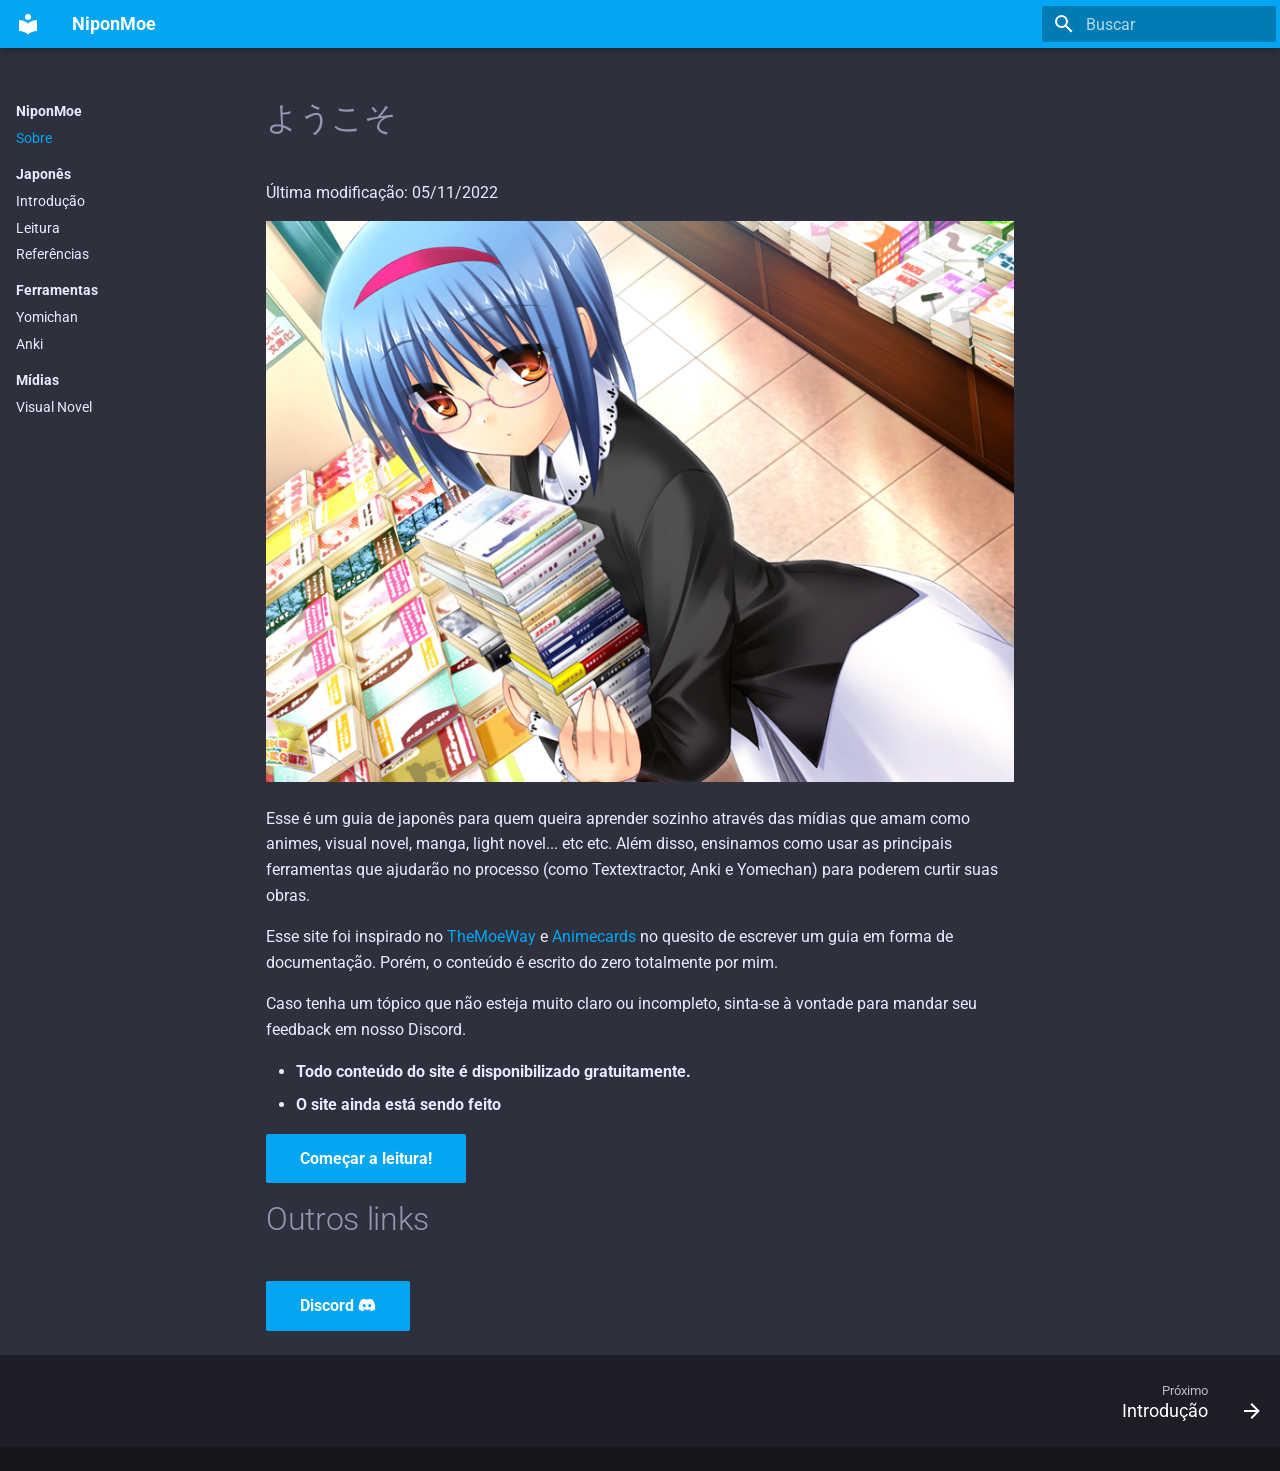
<file: index.html>
<!doctype html>
<html lang="pt" class="no-js">
  <head>
    
      <meta charset="utf-8">
      <meta name="viewport" content="width=device-width,initial-scale=1">
      
        <meta name="description" content="Um guia fácil de como aprender japonês com animes, visual novel e light novels.">
      
      
        <meta name="author" content="Rin chan">
      
      
      <link rel="icon" href="assets/images/favicon.png">
      <meta name="generator" content="mkdocs-1.4.2, mkdocs-material-8.5.8">
    
    
      
        <title>NiponMoe</title>
      
    
    
      <link rel="stylesheet" href="assets/stylesheets/main.20d9efc8.min.css">
      
        
        <link rel="stylesheet" href="assets/stylesheets/palette.815d1a91.min.css">
        
          
          
          <meta name="theme-color" content="#02a6f2">
        
      
      

    
    
    
      
        
        
        <link rel="preconnect" href="https://fonts.gstatic.com" crossorigin>
        <link rel="stylesheet" href="https://fonts.googleapis.com/css?family=Roboto:300,300i,400,400i,700,700i%7CRoboto+Mono:400,400i,700,700i&display=fallback">
        <style>:root{--md-text-font:"Roboto";--md-code-font:"Roboto Mono"}</style>
      
    
    
      <link rel="stylesheet" href="stylesheets/extra.css">
    
    <script>__md_scope=new URL(".",location),__md_hash=e=>[...e].reduce((e,_)=>(e<<5)-e+_.charCodeAt(0),0),__md_get=(e,_=localStorage,t=__md_scope)=>JSON.parse(_.getItem(t.pathname+"."+e)),__md_set=(e,_,t=localStorage,a=__md_scope)=>{try{t.setItem(a.pathname+"."+e,JSON.stringify(_))}catch(e){}}</script>
    
      
  


  
  


  <script id="__analytics">function __md_analytics(){function n(){dataLayer.push(arguments)}window.dataLayer=window.dataLayer||[],n("js",new Date),n("config","G-9ZRXQ4F0HW"),document.addEventListener("DOMContentLoaded",function(){document.forms.search&&document.forms.search.query.addEventListener("blur",function(){this.value&&n("event","search",{search_term:this.value})}),document$.subscribe(function(){var a=document.forms.feedback;if(void 0!==a)for(var e of a.querySelectorAll("[type=submit]"))e.addEventListener("click",function(e){e.preventDefault();var t=document.location.pathname,e=this.getAttribute("data-md-value");n("event","feedback",{page:t,data:e}),a.firstElementChild.disabled=!0;e=a.querySelector(".md-feedback__note [data-md-value='"+e+"']");e&&(e.hidden=!1)}),a.hidden=!1}),location$.subscribe(function(e){n("config","G-9ZRXQ4F0HW",{page_path:e.pathname})})});var e=document.createElement("script");e.async=!0,e.src="https://www.googletagmanager.com/gtag/js?id=G-9ZRXQ4F0HW",document.getElementById("__analytics").insertAdjacentElement("afterEnd",e)}</script>

  
    <script>"undefined"!=typeof __md_analytics&&__md_analytics()</script>
  

    
    
    
  </head>
  
  
    
    
    
    
    
    <body dir="ltr" data-md-color-scheme="slate" data-md-color-primary="light-blue" data-md-color-accent="">
  
    
    
    <input class="md-toggle" data-md-toggle="drawer" type="checkbox" id="__drawer" autocomplete="off">
    <input class="md-toggle" data-md-toggle="search" type="checkbox" id="__search" autocomplete="off">
    <label class="md-overlay" for="__drawer"></label>
    <div data-md-component="skip">
      
        
        <a href="#_1" class="md-skip">
          Pular para conteúdo
        </a>
      
    </div>
    <div data-md-component="announce">
      
    </div>
    
    
      

<header class="md-header" data-md-component="header">
  <nav class="md-header__inner md-grid" aria-label="Cabeçalho">
    <a href="." title="NiponMoe" class="md-header__button md-logo" aria-label="NiponMoe" data-md-component="logo">
      
  
  <svg xmlns="http://www.w3.org/2000/svg" viewBox="0 0 24 24"><path d="M12 8a3 3 0 0 0 3-3 3 3 0 0 0-3-3 3 3 0 0 0-3 3 3 3 0 0 0 3 3m0 3.54C9.64 9.35 6.5 8 3 8v11c3.5 0 6.64 1.35 9 3.54 2.36-2.19 5.5-3.54 9-3.54V8c-3.5 0-6.64 1.35-9 3.54Z"/></svg>

    </a>
    <label class="md-header__button md-icon" for="__drawer">
      <svg xmlns="http://www.w3.org/2000/svg" viewBox="0 0 24 24"><path d="M3 6h18v2H3V6m0 5h18v2H3v-2m0 5h18v2H3v-2Z"/></svg>
    </label>
    <div class="md-header__title" data-md-component="header-title">
      <div class="md-header__ellipsis">
        <div class="md-header__topic">
          <span class="md-ellipsis">
            NiponMoe
          </span>
        </div>
        <div class="md-header__topic" data-md-component="header-topic">
          <span class="md-ellipsis">
            
              Sobre
            
          </span>
        </div>
      </div>
    </div>
    
    
    
      <label class="md-header__button md-icon" for="__search">
        <svg xmlns="http://www.w3.org/2000/svg" viewBox="0 0 24 24"><path d="M9.5 3A6.5 6.5 0 0 1 16 9.5c0 1.61-.59 3.09-1.56 4.23l.27.27h.79l5 5-1.5 1.5-5-5v-.79l-.27-.27A6.516 6.516 0 0 1 9.5 16 6.5 6.5 0 0 1 3 9.5 6.5 6.5 0 0 1 9.5 3m0 2C7 5 5 7 5 9.5S7 14 9.5 14 14 12 14 9.5 12 5 9.5 5Z"/></svg>
      </label>
      <div class="md-search" data-md-component="search" role="dialog">
  <label class="md-search__overlay" for="__search"></label>
  <div class="md-search__inner" role="search">
    <form class="md-search__form" name="search">
      <input type="text" class="md-search__input" name="query" aria-label="Buscar" placeholder="Buscar" autocapitalize="off" autocorrect="off" autocomplete="off" spellcheck="false" data-md-component="search-query" required>
      <label class="md-search__icon md-icon" for="__search">
        <svg xmlns="http://www.w3.org/2000/svg" viewBox="0 0 24 24"><path d="M9.5 3A6.5 6.5 0 0 1 16 9.5c0 1.61-.59 3.09-1.56 4.23l.27.27h.79l5 5-1.5 1.5-5-5v-.79l-.27-.27A6.516 6.516 0 0 1 9.5 16 6.5 6.5 0 0 1 3 9.5 6.5 6.5 0 0 1 9.5 3m0 2C7 5 5 7 5 9.5S7 14 9.5 14 14 12 14 9.5 12 5 9.5 5Z"/></svg>
        <svg xmlns="http://www.w3.org/2000/svg" viewBox="0 0 24 24"><path d="M20 11v2H8l5.5 5.5-1.42 1.42L4.16 12l7.92-7.92L13.5 5.5 8 11h12Z"/></svg>
      </label>
      <nav class="md-search__options" aria-label="Pesquisar">
        
        <button type="reset" class="md-search__icon md-icon" title="Limpar" aria-label="Limpar" tabindex="-1">
          <svg xmlns="http://www.w3.org/2000/svg" viewBox="0 0 24 24"><path d="M19 6.41 17.59 5 12 10.59 6.41 5 5 6.41 10.59 12 5 17.59 6.41 19 12 13.41 17.59 19 19 17.59 13.41 12 19 6.41Z"/></svg>
        </button>
      </nav>
      
    </form>
    <div class="md-search__output">
      <div class="md-search__scrollwrap" data-md-scrollfix>
        <div class="md-search-result" data-md-component="search-result">
          <div class="md-search-result__meta">
            Inicializando busca
          </div>
          <ol class="md-search-result__list"></ol>
        </div>
      </div>
    </div>
  </div>
</div>
    
    
  </nav>
  
</header>
    
    <div class="md-container" data-md-component="container">
      
      
        
          
        
      
      <main class="md-main" data-md-component="main">
        <div class="md-main__inner md-grid">
          
            
              
              <div class="md-sidebar md-sidebar--primary" data-md-component="sidebar" data-md-type="navigation" >
                <div class="md-sidebar__scrollwrap">
                  <div class="md-sidebar__inner">
                    


<nav class="md-nav md-nav--primary" aria-label="Navegação" data-md-level="0">
  <label class="md-nav__title" for="__drawer">
    <a href="." title="NiponMoe" class="md-nav__button md-logo" aria-label="NiponMoe" data-md-component="logo">
      
  
  <svg xmlns="http://www.w3.org/2000/svg" viewBox="0 0 24 24"><path d="M12 8a3 3 0 0 0 3-3 3 3 0 0 0-3-3 3 3 0 0 0-3 3 3 3 0 0 0 3 3m0 3.54C9.64 9.35 6.5 8 3 8v11c3.5 0 6.64 1.35 9 3.54 2.36-2.19 5.5-3.54 9-3.54V8c-3.5 0-6.64 1.35-9 3.54Z"/></svg>

    </a>
    NiponMoe
  </label>
  
  <ul class="md-nav__list" data-md-scrollfix>
    
      
      
      

  
  
    
  
  
    <li class="md-nav__item md-nav__item--active">
      
      <input class="md-nav__toggle md-toggle" data-md-toggle="toc" type="checkbox" id="__toc">
      
      
        
      
      
      <a href="." class="md-nav__link md-nav__link--active">
        Sobre
      </a>
      
    </li>
  

    
      
      
      

  
  
  
    
      
    
    <li class="md-nav__item md-nav__item--section md-nav__item--nested">
      
      
        <input class="md-nav__toggle md-toggle" data-md-toggle="__nav_2" type="checkbox" id="__nav_2" >
      
      
      
      
        <label class="md-nav__link" for="__nav_2">
          Japonês
          <span class="md-nav__icon md-icon"></span>
        </label>
      
      <nav class="md-nav" aria-label="Japonês" data-md-level="1">
        <label class="md-nav__title" for="__nav_2">
          <span class="md-nav__icon md-icon"></span>
          Japonês
        </label>
        <ul class="md-nav__list" data-md-scrollfix>
          
            
              
  
  
  
    <li class="md-nav__item">
      <a href="intro/" class="md-nav__link">
        Introdução
      </a>
    </li>
  

            
          
            
              
  
  
  
    <li class="md-nav__item">
      <a href="leitura/" class="md-nav__link">
        Leitura
      </a>
    </li>
  

            
          
            
              
  
  
  
    <li class="md-nav__item">
      <a href="referencia/" class="md-nav__link">
        Referências
      </a>
    </li>
  

            
          
        </ul>
      </nav>
    </li>
  

    
      
      
      

  
  
  
    
      
    
    <li class="md-nav__item md-nav__item--section md-nav__item--nested">
      
      
        <input class="md-nav__toggle md-toggle" data-md-toggle="__nav_3" type="checkbox" id="__nav_3" >
      
      
      
      
        <label class="md-nav__link" for="__nav_3">
          Ferramentas
          <span class="md-nav__icon md-icon"></span>
        </label>
      
      <nav class="md-nav" aria-label="Ferramentas" data-md-level="1">
        <label class="md-nav__title" for="__nav_3">
          <span class="md-nav__icon md-icon"></span>
          Ferramentas
        </label>
        <ul class="md-nav__list" data-md-scrollfix>
          
            
              
  
  
  
    <li class="md-nav__item">
      <a href="yomichan/" class="md-nav__link">
        Yomichan
      </a>
    </li>
  

            
          
            
              
  
  
  
    <li class="md-nav__item">
      <a href="anki/" class="md-nav__link">
        Anki
      </a>
    </li>
  

            
          
        </ul>
      </nav>
    </li>
  

    
      
      
      

  
  
  
    
      
    
    <li class="md-nav__item md-nav__item--section md-nav__item--nested">
      
      
        <input class="md-nav__toggle md-toggle" data-md-toggle="__nav_4" type="checkbox" id="__nav_4" >
      
      
      
      
        <label class="md-nav__link" for="__nav_4">
          Mídias
          <span class="md-nav__icon md-icon"></span>
        </label>
      
      <nav class="md-nav" aria-label="Mídias" data-md-level="1">
        <label class="md-nav__title" for="__nav_4">
          <span class="md-nav__icon md-icon"></span>
          Mídias
        </label>
        <ul class="md-nav__list" data-md-scrollfix>
          
            
              
  
  
  
    <li class="md-nav__item">
      <a href="vn/" class="md-nav__link">
        Visual Novel
      </a>
    </li>
  

            
          
        </ul>
      </nav>
    </li>
  

    
  </ul>
</nav>
                  </div>
                </div>
              </div>
            
            
              
              <div class="md-sidebar md-sidebar--secondary" data-md-component="sidebar" data-md-type="toc" >
                <div class="md-sidebar__scrollwrap">
                  <div class="md-sidebar__inner">
                    

<nav class="md-nav md-nav--secondary" aria-label="Indice">
  
  
  
    
  
  
</nav>
                  </div>
                </div>
              </div>
            
          
          
            <div class="md-content" data-md-component="content">
              <article class="md-content__inner md-typeset">
                
                  


<h1 id="_1">ようこそ</h1>
<p>Última modificação: 05/11/2022</p>
<p><img alt="mio" src="imagens/mio.png" /></p>
<p>Esse é um guia de japonês para quem queira aprender sozinho através das mídias que amam como animes, visual novel, manga, light novel... etc etc. Além disso, ensinamos como usar as principais ferramentas que ajudarão no processo (como Textextractor, Anki e Yomechan) para poderem curtir suas obras.</p>
<p>Esse site foi inspirado no <a href="https://learnjapanese.moe/">TheMoeWay</a> e <a href="https://animecards.site/">Animecards</a> no quesito de escrever um guia em forma de documentação. Porém, o conteúdo é escrito do zero totalmente por mim.</p>
<p>Caso tenha um tópico que não esteja muito claro ou incompleto, sinta-se à vontade para mandar seu feedback em nosso Discord.</p>
<ul>
<li><strong>Todo conteúdo do site é disponibilizado gratuitamente.</strong></li>
<li><strong>O site ainda está sendo feito</strong></li>
</ul>
<p><a class="md-button md-button--primary" href="intro/">Começar a leitura!</a></p>
<h1 id="outros-links">Outros links</h1>
<p><a class="md-button md-button--primary" href="https://discord.gg/ppqMwPSQmm">Discord <span class="twemoji"><svg xmlns="http://www.w3.org/2000/svg" viewBox="0 0 640 512"><!--! Font Awesome Free 6.2.0 by @fontawesome - https://fontawesome.com License - https://fontawesome.com/license/free (Icons: CC BY 4.0, Fonts: SIL OFL 1.1, Code: MIT License) Copyright 2022 Fonticons, Inc.--><path d="M524.531 69.836a1.5 1.5 0 0 0-.764-.7A485.065 485.065 0 0 0 404.081 32.03a1.816 1.816 0 0 0-1.923.91 337.461 337.461 0 0 0-14.9 30.6 447.848 447.848 0 0 0-134.426 0 309.541 309.541 0 0 0-15.135-30.6 1.89 1.89 0 0 0-1.924-.91 483.689 483.689 0 0 0-119.688 37.107 1.712 1.712 0 0 0-.788.676C39.068 183.651 18.186 294.69 28.43 404.354a2.016 2.016 0 0 0 .765 1.375 487.666 487.666 0 0 0 146.825 74.189 1.9 1.9 0 0 0 2.063-.676A348.2 348.2 0 0 0 208.12 430.4a1.86 1.86 0 0 0-1.019-2.588 321.173 321.173 0 0 1-45.868-21.853 1.885 1.885 0 0 1-.185-3.126 251.047 251.047 0 0 0 9.109-7.137 1.819 1.819 0 0 1 1.9-.256c96.229 43.917 200.41 43.917 295.5 0a1.812 1.812 0 0 1 1.924.233 234.533 234.533 0 0 0 9.132 7.16 1.884 1.884 0 0 1-.162 3.126 301.407 301.407 0 0 1-45.89 21.83 1.875 1.875 0 0 0-1 2.611 391.055 391.055 0 0 0 30.014 48.815 1.864 1.864 0 0 0 2.063.7A486.048 486.048 0 0 0 610.7 405.729a1.882 1.882 0 0 0 .765-1.352c12.264-126.783-20.532-236.912-86.934-334.541ZM222.491 337.58c-28.972 0-52.844-26.587-52.844-59.239s23.409-59.241 52.844-59.241c29.665 0 53.306 26.82 52.843 59.239 0 32.654-23.41 59.241-52.843 59.241Zm195.38 0c-28.971 0-52.843-26.587-52.843-59.239s23.409-59.241 52.843-59.241c29.667 0 53.307 26.82 52.844 59.239 0 32.654-23.177 59.241-52.844 59.241Z"/></svg></span></a></p>


  




                
              </article>
            </div>
          
          
  <script>var tabs=__md_get("__tabs");if(Array.isArray(tabs))e:for(var set of document.querySelectorAll(".tabbed-set")){var tab,labels=set.querySelector(".tabbed-labels");for(tab of tabs)for(var label of labels.getElementsByTagName("label"))if(label.innerText.trim()===tab){var input=document.getElementById(label.htmlFor);input.checked=!0;continue e}}</script>

        </div>
        
      </main>
      
        <footer class="md-footer">
  
    
    <nav class="md-footer__inner md-grid" aria-label="Rodapé" >
      
      
        
        <a href="intro/" class="md-footer__link md-footer__link--next" aria-label="Próximo: Introdução" rel="next">
          <div class="md-footer__title">
            <div class="md-ellipsis">
              <span class="md-footer__direction">
                Próximo
              </span>
              Introdução
            </div>
          </div>
          <div class="md-footer__button md-icon">
            <svg xmlns="http://www.w3.org/2000/svg" viewBox="0 0 24 24"><path d="M4 11v2h12l-5.5 5.5 1.42 1.42L19.84 12l-7.92-7.92L10.5 5.5 16 11H4Z"/></svg>
          </div>
        </a>
      
    </nav>
  
  <div class="md-footer-meta md-typeset">
    <div class="md-footer-meta__inner md-grid">
      <div class="md-copyright">
  
  
</div>
      
    </div>
  </div>
</footer>
      
    </div>
    <div class="md-dialog" data-md-component="dialog">
      <div class="md-dialog__inner md-typeset"></div>
    </div>
    
    <script id="__config" type="application/json">{"base": ".", "features": ["navigation.sections", "content.tooltips", "content.tabs.link"], "search": "assets/javascripts/workers/search.16e2a7d4.min.js", "translations": {"clipboard.copied": "Copiado para \u00e1rea de Transfer\u00eancia", "clipboard.copy": "Copiar para \u00e1rea de Transfer\u00eancia", "search.config.lang": "pt", "search.config.pipeline": "trimmer, stopWordFilter", "search.config.separator": "[\\s\\-]+", "search.placeholder": "Buscar", "search.result.more.one": "1 more on this page", "search.result.more.other": "# more on this page", "search.result.none": "Nenhum documento encontrado", "search.result.one": "1 documento encontrado", "search.result.other": "# documentos encontrados", "search.result.placeholder": "Digite para iniciar a busca", "search.result.term.missing": "Perdido", "select.version.title": "Selecione a vers\u00e3o"}}</script>
    
    
      <script src="assets/javascripts/bundle.d6c3db9e.min.js"></script>
      
    
  </body>
</html>
</file>
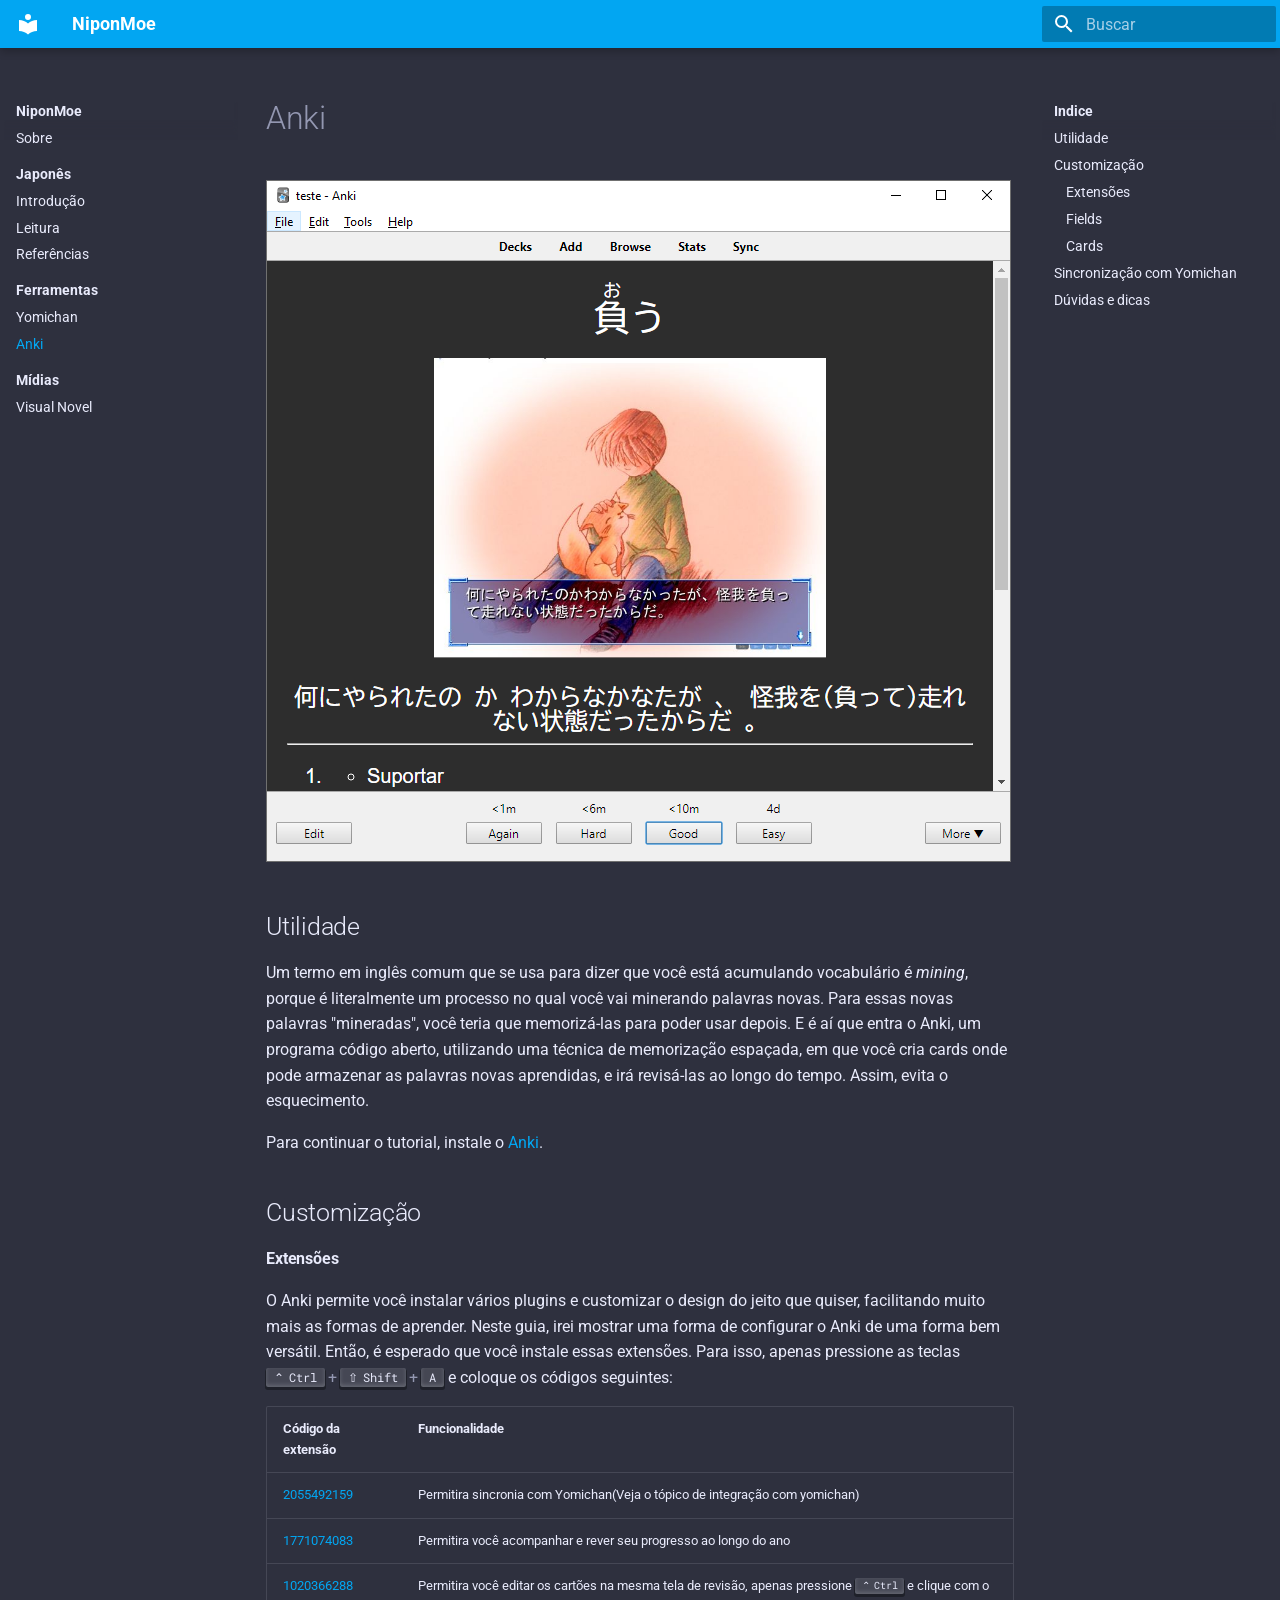
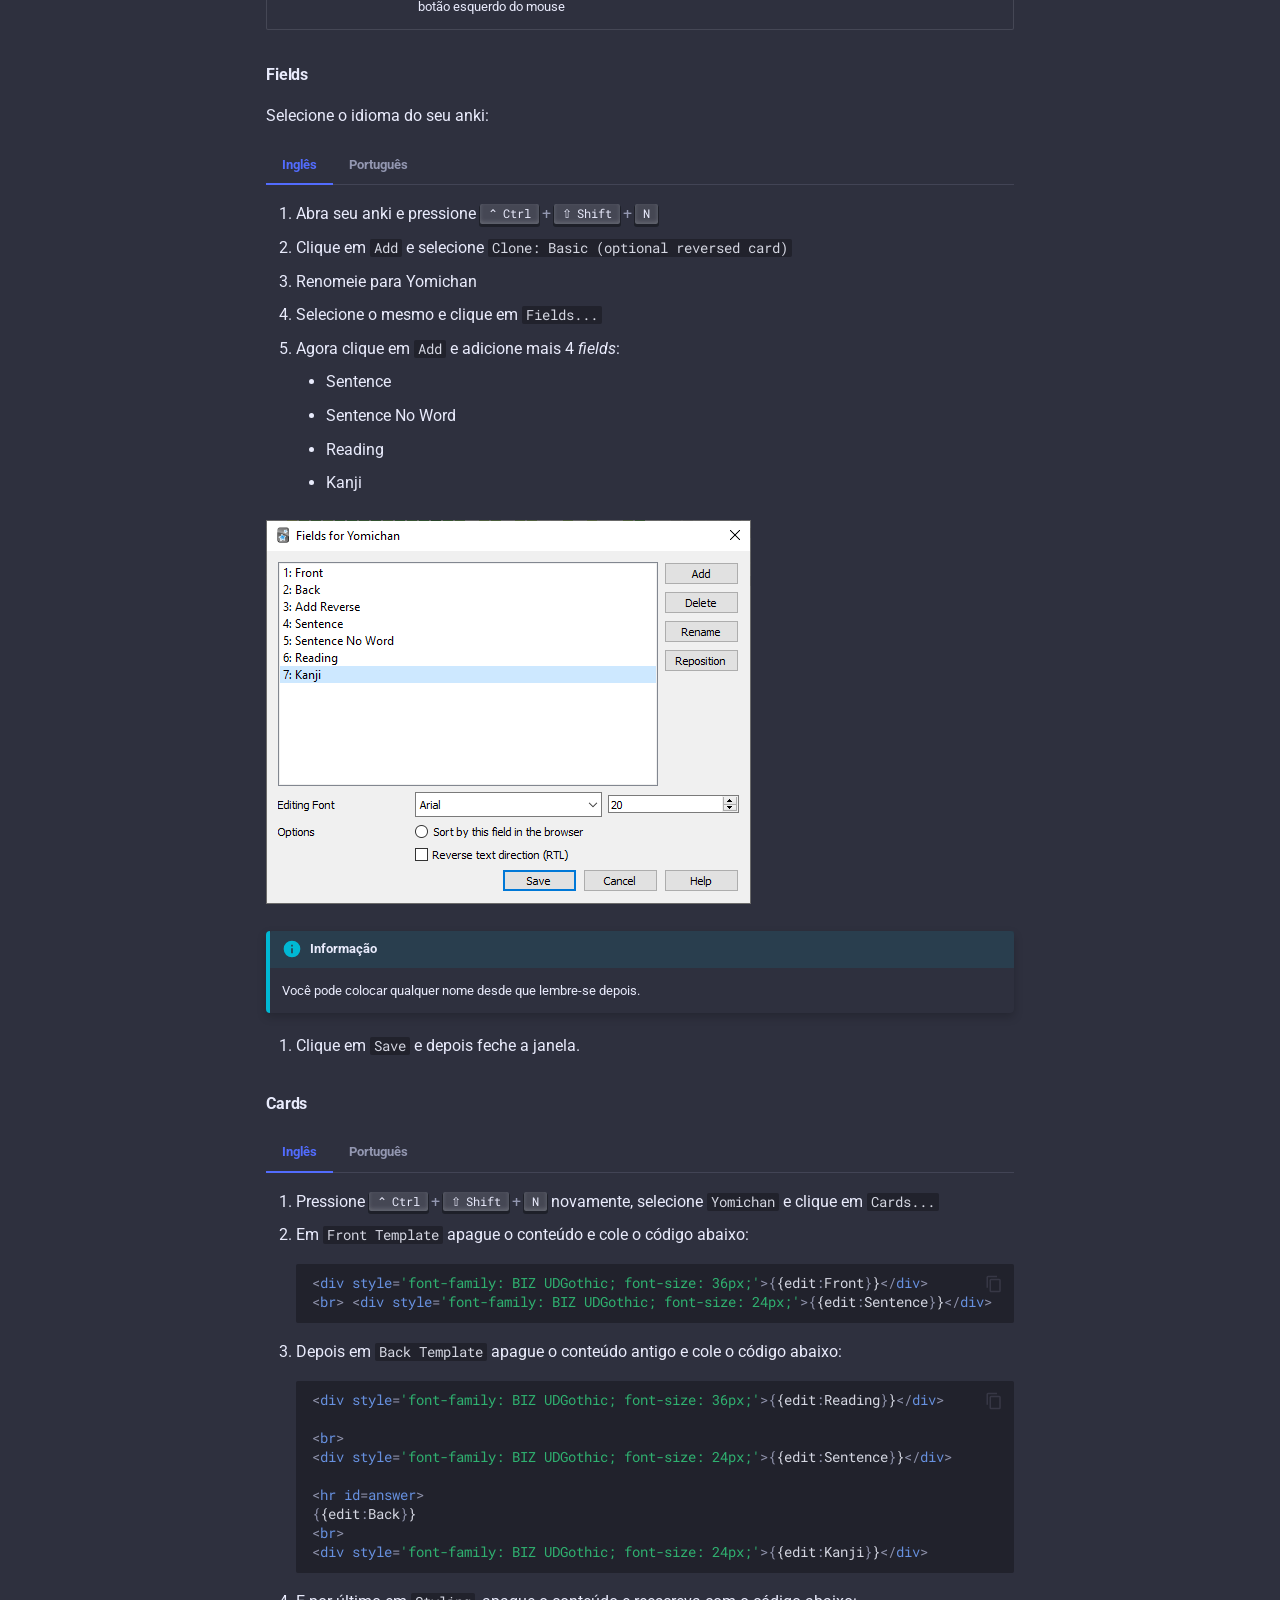
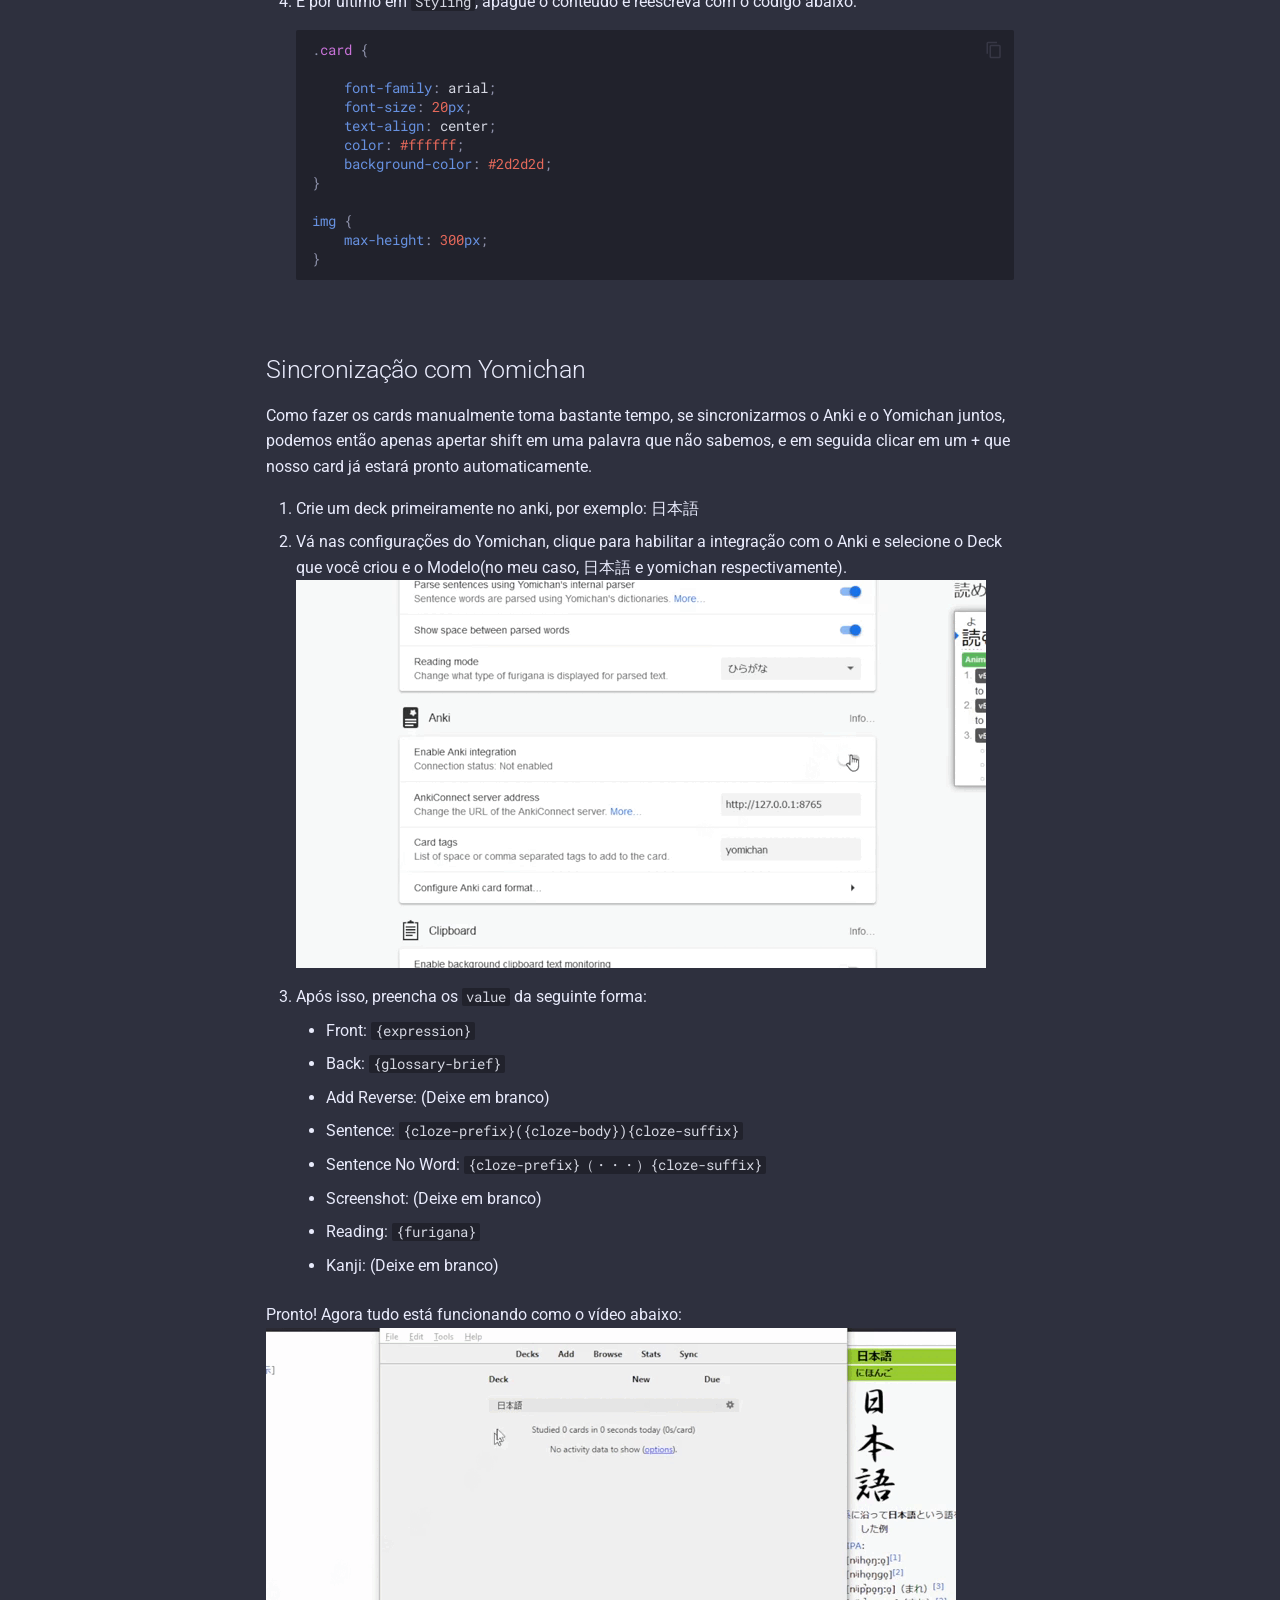
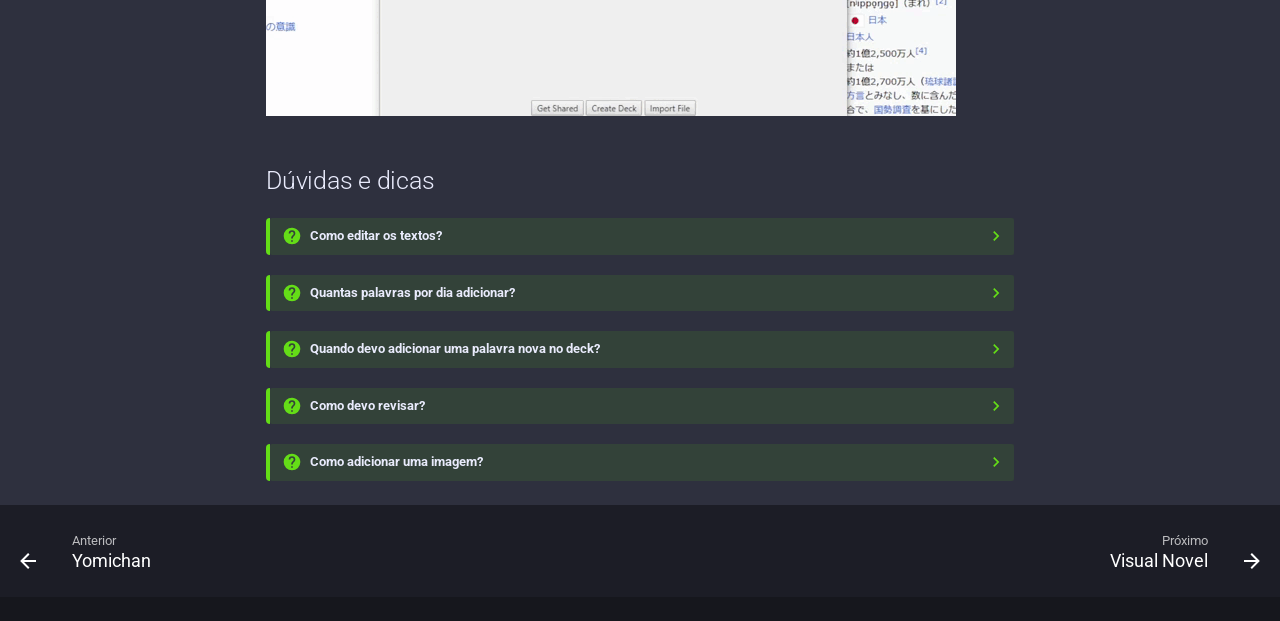
<file: anki/index.html>
<!doctype html>
<html lang="pt" class="no-js">
  <head>
    
      <meta charset="utf-8">
      <meta name="viewport" content="width=device-width,initial-scale=1">
      
        <meta name="description" content="Um guia fácil de como aprender japonês com animes, visual novel e light novels.">
      
      
        <meta name="author" content="Rin chan">
      
      
      <link rel="icon" href="../assets/images/favicon.png">
      <meta name="generator" content="mkdocs-1.4.2, mkdocs-material-8.5.8">
    
    
      
        <title>Anki - NiponMoe</title>
      
    
    
      <link rel="stylesheet" href="../assets/stylesheets/main.20d9efc8.min.css">
      
        
        <link rel="stylesheet" href="../assets/stylesheets/palette.815d1a91.min.css">
        
          
          
          <meta name="theme-color" content="#02a6f2">
        
      
      

    
    
    
      
        
        
        <link rel="preconnect" href="https://fonts.gstatic.com" crossorigin>
        <link rel="stylesheet" href="https://fonts.googleapis.com/css?family=Roboto:300,300i,400,400i,700,700i%7CRoboto+Mono:400,400i,700,700i&display=fallback">
        <style>:root{--md-text-font:"Roboto";--md-code-font:"Roboto Mono"}</style>
      
    
    
      <link rel="stylesheet" href="../stylesheets/extra.css">
    
    <script>__md_scope=new URL("..",location),__md_hash=e=>[...e].reduce((e,_)=>(e<<5)-e+_.charCodeAt(0),0),__md_get=(e,_=localStorage,t=__md_scope)=>JSON.parse(_.getItem(t.pathname+"."+e)),__md_set=(e,_,t=localStorage,a=__md_scope)=>{try{t.setItem(a.pathname+"."+e,JSON.stringify(_))}catch(e){}}</script>
    
      
  


  
  


  <script id="__analytics">function __md_analytics(){function n(){dataLayer.push(arguments)}window.dataLayer=window.dataLayer||[],n("js",new Date),n("config","G-9ZRXQ4F0HW"),document.addEventListener("DOMContentLoaded",function(){document.forms.search&&document.forms.search.query.addEventListener("blur",function(){this.value&&n("event","search",{search_term:this.value})}),document$.subscribe(function(){var a=document.forms.feedback;if(void 0!==a)for(var e of a.querySelectorAll("[type=submit]"))e.addEventListener("click",function(e){e.preventDefault();var t=document.location.pathname,e=this.getAttribute("data-md-value");n("event","feedback",{page:t,data:e}),a.firstElementChild.disabled=!0;e=a.querySelector(".md-feedback__note [data-md-value='"+e+"']");e&&(e.hidden=!1)}),a.hidden=!1}),location$.subscribe(function(e){n("config","G-9ZRXQ4F0HW",{page_path:e.pathname})})});var e=document.createElement("script");e.async=!0,e.src="https://www.googletagmanager.com/gtag/js?id=G-9ZRXQ4F0HW",document.getElementById("__analytics").insertAdjacentElement("afterEnd",e)}</script>

  
    <script>"undefined"!=typeof __md_analytics&&__md_analytics()</script>
  

    
    
    
  </head>
  
  
    
    
    
    
    
    <body dir="ltr" data-md-color-scheme="slate" data-md-color-primary="light-blue" data-md-color-accent="">
  
    
    
    <input class="md-toggle" data-md-toggle="drawer" type="checkbox" id="__drawer" autocomplete="off">
    <input class="md-toggle" data-md-toggle="search" type="checkbox" id="__search" autocomplete="off">
    <label class="md-overlay" for="__drawer"></label>
    <div data-md-component="skip">
      
        
        <a href="#utilidade" class="md-skip">
          Pular para conteúdo
        </a>
      
    </div>
    <div data-md-component="announce">
      
    </div>
    
    
      

<header class="md-header" data-md-component="header">
  <nav class="md-header__inner md-grid" aria-label="Cabeçalho">
    <a href=".." title="NiponMoe" class="md-header__button md-logo" aria-label="NiponMoe" data-md-component="logo">
      
  
  <svg xmlns="http://www.w3.org/2000/svg" viewBox="0 0 24 24"><path d="M12 8a3 3 0 0 0 3-3 3 3 0 0 0-3-3 3 3 0 0 0-3 3 3 3 0 0 0 3 3m0 3.54C9.64 9.35 6.5 8 3 8v11c3.5 0 6.64 1.35 9 3.54 2.36-2.19 5.5-3.54 9-3.54V8c-3.5 0-6.64 1.35-9 3.54Z"/></svg>

    </a>
    <label class="md-header__button md-icon" for="__drawer">
      <svg xmlns="http://www.w3.org/2000/svg" viewBox="0 0 24 24"><path d="M3 6h18v2H3V6m0 5h18v2H3v-2m0 5h18v2H3v-2Z"/></svg>
    </label>
    <div class="md-header__title" data-md-component="header-title">
      <div class="md-header__ellipsis">
        <div class="md-header__topic">
          <span class="md-ellipsis">
            NiponMoe
          </span>
        </div>
        <div class="md-header__topic" data-md-component="header-topic">
          <span class="md-ellipsis">
            
              Anki
            
          </span>
        </div>
      </div>
    </div>
    
    
    
      <label class="md-header__button md-icon" for="__search">
        <svg xmlns="http://www.w3.org/2000/svg" viewBox="0 0 24 24"><path d="M9.5 3A6.5 6.5 0 0 1 16 9.5c0 1.61-.59 3.09-1.56 4.23l.27.27h.79l5 5-1.5 1.5-5-5v-.79l-.27-.27A6.516 6.516 0 0 1 9.5 16 6.5 6.5 0 0 1 3 9.5 6.5 6.5 0 0 1 9.5 3m0 2C7 5 5 7 5 9.5S7 14 9.5 14 14 12 14 9.5 12 5 9.5 5Z"/></svg>
      </label>
      <div class="md-search" data-md-component="search" role="dialog">
  <label class="md-search__overlay" for="__search"></label>
  <div class="md-search__inner" role="search">
    <form class="md-search__form" name="search">
      <input type="text" class="md-search__input" name="query" aria-label="Buscar" placeholder="Buscar" autocapitalize="off" autocorrect="off" autocomplete="off" spellcheck="false" data-md-component="search-query" required>
      <label class="md-search__icon md-icon" for="__search">
        <svg xmlns="http://www.w3.org/2000/svg" viewBox="0 0 24 24"><path d="M9.5 3A6.5 6.5 0 0 1 16 9.5c0 1.61-.59 3.09-1.56 4.23l.27.27h.79l5 5-1.5 1.5-5-5v-.79l-.27-.27A6.516 6.516 0 0 1 9.5 16 6.5 6.5 0 0 1 3 9.5 6.5 6.5 0 0 1 9.5 3m0 2C7 5 5 7 5 9.5S7 14 9.5 14 14 12 14 9.5 12 5 9.5 5Z"/></svg>
        <svg xmlns="http://www.w3.org/2000/svg" viewBox="0 0 24 24"><path d="M20 11v2H8l5.5 5.5-1.42 1.42L4.16 12l7.92-7.92L13.5 5.5 8 11h12Z"/></svg>
      </label>
      <nav class="md-search__options" aria-label="Pesquisar">
        
        <button type="reset" class="md-search__icon md-icon" title="Limpar" aria-label="Limpar" tabindex="-1">
          <svg xmlns="http://www.w3.org/2000/svg" viewBox="0 0 24 24"><path d="M19 6.41 17.59 5 12 10.59 6.41 5 5 6.41 10.59 12 5 17.59 6.41 19 12 13.41 17.59 19 19 17.59 13.41 12 19 6.41Z"/></svg>
        </button>
      </nav>
      
    </form>
    <div class="md-search__output">
      <div class="md-search__scrollwrap" data-md-scrollfix>
        <div class="md-search-result" data-md-component="search-result">
          <div class="md-search-result__meta">
            Inicializando busca
          </div>
          <ol class="md-search-result__list"></ol>
        </div>
      </div>
    </div>
  </div>
</div>
    
    
  </nav>
  
</header>
    
    <div class="md-container" data-md-component="container">
      
      
        
          
        
      
      <main class="md-main" data-md-component="main">
        <div class="md-main__inner md-grid">
          
            
              
              <div class="md-sidebar md-sidebar--primary" data-md-component="sidebar" data-md-type="navigation" >
                <div class="md-sidebar__scrollwrap">
                  <div class="md-sidebar__inner">
                    


<nav class="md-nav md-nav--primary" aria-label="Navegação" data-md-level="0">
  <label class="md-nav__title" for="__drawer">
    <a href=".." title="NiponMoe" class="md-nav__button md-logo" aria-label="NiponMoe" data-md-component="logo">
      
  
  <svg xmlns="http://www.w3.org/2000/svg" viewBox="0 0 24 24"><path d="M12 8a3 3 0 0 0 3-3 3 3 0 0 0-3-3 3 3 0 0 0-3 3 3 3 0 0 0 3 3m0 3.54C9.64 9.35 6.5 8 3 8v11c3.5 0 6.64 1.35 9 3.54 2.36-2.19 5.5-3.54 9-3.54V8c-3.5 0-6.64 1.35-9 3.54Z"/></svg>

    </a>
    NiponMoe
  </label>
  
  <ul class="md-nav__list" data-md-scrollfix>
    
      
      
      

  
  
  
    <li class="md-nav__item">
      <a href=".." class="md-nav__link">
        Sobre
      </a>
    </li>
  

    
      
      
      

  
  
  
    
      
    
    <li class="md-nav__item md-nav__item--section md-nav__item--nested">
      
      
        <input class="md-nav__toggle md-toggle" data-md-toggle="__nav_2" type="checkbox" id="__nav_2" >
      
      
      
      
        <label class="md-nav__link" for="__nav_2">
          Japonês
          <span class="md-nav__icon md-icon"></span>
        </label>
      
      <nav class="md-nav" aria-label="Japonês" data-md-level="1">
        <label class="md-nav__title" for="__nav_2">
          <span class="md-nav__icon md-icon"></span>
          Japonês
        </label>
        <ul class="md-nav__list" data-md-scrollfix>
          
            
              
  
  
  
    <li class="md-nav__item">
      <a href="../intro/" class="md-nav__link">
        Introdução
      </a>
    </li>
  

            
          
            
              
  
  
  
    <li class="md-nav__item">
      <a href="../leitura/" class="md-nav__link">
        Leitura
      </a>
    </li>
  

            
          
            
              
  
  
  
    <li class="md-nav__item">
      <a href="../referencia/" class="md-nav__link">
        Referências
      </a>
    </li>
  

            
          
        </ul>
      </nav>
    </li>
  

    
      
      
      

  
  
    
  
  
    
      
    
    <li class="md-nav__item md-nav__item--active md-nav__item--section md-nav__item--nested">
      
      
        <input class="md-nav__toggle md-toggle" data-md-toggle="__nav_3" type="checkbox" id="__nav_3" checked>
      
      
      
      
        <label class="md-nav__link" for="__nav_3">
          Ferramentas
          <span class="md-nav__icon md-icon"></span>
        </label>
      
      <nav class="md-nav" aria-label="Ferramentas" data-md-level="1">
        <label class="md-nav__title" for="__nav_3">
          <span class="md-nav__icon md-icon"></span>
          Ferramentas
        </label>
        <ul class="md-nav__list" data-md-scrollfix>
          
            
              
  
  
  
    <li class="md-nav__item">
      <a href="../yomichan/" class="md-nav__link">
        Yomichan
      </a>
    </li>
  

            
          
            
              
  
  
    
  
  
    <li class="md-nav__item md-nav__item--active">
      
      <input class="md-nav__toggle md-toggle" data-md-toggle="toc" type="checkbox" id="__toc">
      
      
      
        <label class="md-nav__link md-nav__link--active" for="__toc">
          Anki
          <span class="md-nav__icon md-icon"></span>
        </label>
      
      <a href="./" class="md-nav__link md-nav__link--active">
        Anki
      </a>
      
        

<nav class="md-nav md-nav--secondary" aria-label="Indice">
  
  
  
  
    <label class="md-nav__title" for="__toc">
      <span class="md-nav__icon md-icon"></span>
      Indice
    </label>
    <ul class="md-nav__list" data-md-component="toc" data-md-scrollfix>
      
        <li class="md-nav__item">
  <a href="#utilidade" class="md-nav__link">
    Utilidade
  </a>
  
</li>
      
        <li class="md-nav__item">
  <a href="#customizacao" class="md-nav__link">
    Customização
  </a>
  
    <nav class="md-nav" aria-label="Customização">
      <ul class="md-nav__list">
        
          <li class="md-nav__item">
  <a href="#extensoes" class="md-nav__link">
    Extensões
  </a>
  
</li>
        
          <li class="md-nav__item">
  <a href="#fields" class="md-nav__link">
    Fields
  </a>
  
</li>
        
          <li class="md-nav__item">
  <a href="#cards" class="md-nav__link">
    Cards
  </a>
  
</li>
        
      </ul>
    </nav>
  
</li>
      
        <li class="md-nav__item">
  <a href="#sincronizacao-com-yomichan" class="md-nav__link">
    Sincronização com Yomichan
  </a>
  
</li>
      
        <li class="md-nav__item">
  <a href="#duvidas-e-dicas" class="md-nav__link">
    Dúvidas e dicas
  </a>
  
</li>
      
    </ul>
  
</nav>
      
    </li>
  

            
          
        </ul>
      </nav>
    </li>
  

    
      
      
      

  
  
  
    
      
    
    <li class="md-nav__item md-nav__item--section md-nav__item--nested">
      
      
        <input class="md-nav__toggle md-toggle" data-md-toggle="__nav_4" type="checkbox" id="__nav_4" >
      
      
      
      
        <label class="md-nav__link" for="__nav_4">
          Mídias
          <span class="md-nav__icon md-icon"></span>
        </label>
      
      <nav class="md-nav" aria-label="Mídias" data-md-level="1">
        <label class="md-nav__title" for="__nav_4">
          <span class="md-nav__icon md-icon"></span>
          Mídias
        </label>
        <ul class="md-nav__list" data-md-scrollfix>
          
            
              
  
  
  
    <li class="md-nav__item">
      <a href="../vn/" class="md-nav__link">
        Visual Novel
      </a>
    </li>
  

            
          
        </ul>
      </nav>
    </li>
  

    
  </ul>
</nav>
                  </div>
                </div>
              </div>
            
            
              
              <div class="md-sidebar md-sidebar--secondary" data-md-component="sidebar" data-md-type="toc" >
                <div class="md-sidebar__scrollwrap">
                  <div class="md-sidebar__inner">
                    

<nav class="md-nav md-nav--secondary" aria-label="Indice">
  
  
  
  
    <label class="md-nav__title" for="__toc">
      <span class="md-nav__icon md-icon"></span>
      Indice
    </label>
    <ul class="md-nav__list" data-md-component="toc" data-md-scrollfix>
      
        <li class="md-nav__item">
  <a href="#utilidade" class="md-nav__link">
    Utilidade
  </a>
  
</li>
      
        <li class="md-nav__item">
  <a href="#customizacao" class="md-nav__link">
    Customização
  </a>
  
    <nav class="md-nav" aria-label="Customização">
      <ul class="md-nav__list">
        
          <li class="md-nav__item">
  <a href="#extensoes" class="md-nav__link">
    Extensões
  </a>
  
</li>
        
          <li class="md-nav__item">
  <a href="#fields" class="md-nav__link">
    Fields
  </a>
  
</li>
        
          <li class="md-nav__item">
  <a href="#cards" class="md-nav__link">
    Cards
  </a>
  
</li>
        
      </ul>
    </nav>
  
</li>
      
        <li class="md-nav__item">
  <a href="#sincronizacao-com-yomichan" class="md-nav__link">
    Sincronização com Yomichan
  </a>
  
</li>
      
        <li class="md-nav__item">
  <a href="#duvidas-e-dicas" class="md-nav__link">
    Dúvidas e dicas
  </a>
  
</li>
      
    </ul>
  
</nav>
                  </div>
                </div>
              </div>
            
          
          
            <div class="md-content" data-md-component="content">
              <article class="md-content__inner md-typeset">
                
                  


  <h1>Anki</h1>

<p><img alt="demo" src="../imagens/anki_demo.png" /></p>
<h2 id="utilidade">Utilidade</h2>
<p>Um termo em inglês comum que se usa para dizer que você está acumulando vocabulário é <em>mining</em>, porque é literalmente um processo no qual você vai minerando palavras novas. Para essas novas palavras "mineradas", você teria que memorizá-las para poder usar depois. E é aí que entra o Anki, um programa código aberto, utilizando uma técnica de memorização espaçada, em que você cria cards onde pode armazenar as palavras novas aprendidas, e irá revisá-las ao longo do tempo. Assim, evita o esquecimento.</p>
<p>Para continuar o tutorial, instale o <a href="https://apps.ankiweb.net/">Anki</a>.</p>
<h2 id="customizacao">Customização</h2>
<h4 id="extensoes">Extensões</h4>
<p>O Anki permite você instalar vários plugins e customizar o design do jeito que quiser, facilitando muito mais as formas de aprender. Neste guia, irei mostrar uma forma de configurar o Anki de uma forma bem versátil. Então, é esperado que você instale essas extensões. Para isso, apenas pressione as teclas <span class="keys"><kbd class="key-control">Ctrl</kbd><span>+</span><kbd class="key-shift">Shift</kbd><span>+</span><kbd class="key-a">A</kbd></span> e coloque os códigos seguintes:</p>
<table>
<thead>
<tr>
<th>Código da extensão</th>
<th>Funcionalidade</th>
</tr>
</thead>
<tbody>
<tr>
<td><a href="https://ankiweb.net/shared/info/2055492159">2055492159</a></td>
<td>Permitira sincronia com Yomichan(Veja o tópico de integração com yomichan)</td>
</tr>
<tr>
<td><a href="https://ankiweb.net/shared/info/1771074083">1771074083</a></td>
<td>Permitira você acompanhar e rever seu progresso ao longo do ano</td>
</tr>
<tr>
<td><a href="https://ankiweb.net/shared/info/1020366288">1020366288</a></td>
<td>Permitira você editar os cartões na mesma tela de revisão, apenas pressione <span class="keys"><kbd class="key-control">Ctrl</kbd></span> e clique com o botão esquerdo do mouse</td>
</tr>
</tbody>
</table>
<h4 id="fields">Fields</h4>
<p>Selecione o idioma do seu anki:</p>
<div class="tabbed-set tabbed-alternate" data-tabs="1:2"><input checked="checked" id="__tabbed_1_1" name="__tabbed_1" type="radio" /><input id="__tabbed_1_2" name="__tabbed_1" type="radio" /><div class="tabbed-labels"><label for="__tabbed_1_1">Inglês</label><label for="__tabbed_1_2">Português</label></div>
<div class="tabbed-content">
<div class="tabbed-block">
<ol>
<li>Abra seu anki e pressione <span class="keys"><kbd class="key-control">Ctrl</kbd><span>+</span><kbd class="key-shift">Shift</kbd><span>+</span><kbd class="key-n">N</kbd></span></li>
<li>Clique em <code>Add</code> e selecione <code>Clone: Basic (optional reversed card)</code></li>
<li>Renomeie para Yomichan</li>
<li>Selecione o mesmo e clique em <code>Fields...</code></li>
<li>Agora clique em <code>Add</code> e adicione mais 4 <em>fields</em>:<ul>
<li>Sentence</li>
<li>Sentence No Word</li>
<li>Reading</li>
<li>Kanji</li>
</ul>
</li>
</ol>
<p><img alt="kanji_fields" src="../imagens/anki_fields.png" /></p>
<div class="admonition info">
<p class="admonition-title">Informação</p>
<p>Você pode colocar qualquer nome desde que lembre-se depois.</p>
</div>
<ol>
<li>Clique em <code>Save</code> e depois feche a janela.</li>
</ol>
</div>
<div class="tabbed-block">
<ol>
<li>Abra seu anki e pressione <span class="keys"><kbd class="key-control">Ctrl</kbd><span>+</span><kbd class="key-shift">Shift</kbd><span>+</span><kbd class="key-n">N</kbd></span></li>
<li>Clique em <code>Adicionar</code> e selecione <code>Clone: Basic (optional reversed card)</code></li>
<li>Renomeie para Yomichan</li>
<li>Selecione o mesmo e clique em <code>Campos...</code></li>
<li>Agora clique em <code>Adicionar</code> e adicione mais 4 <em>fields</em>:<ul>
<li>Sentence</li>
<li>Sentence No Word</li>
<li>Reading</li>
<li>Kanji</li>
</ul>
</li>
</ol>
<p><img alt="kanji_fields" src="../imagens/anki_fields.png" /></p>
<div class="admonition info">
<p class="admonition-title">Informação</p>
<p>Você pode colocar qualquer nome desde que lembre-se depois.</p>
</div>
<ol>
<li>Clique em <code>Save</code> e depois feche a janela.</li>
</ol>
</div>
</div>
</div>
<h4 id="cards">Cards</h4>
<div class="tabbed-set tabbed-alternate" data-tabs="2:2"><input checked="checked" id="__tabbed_2_1" name="__tabbed_2" type="radio" /><input id="__tabbed_2_2" name="__tabbed_2" type="radio" /><div class="tabbed-labels"><label for="__tabbed_2_1">Inglês</label><label for="__tabbed_2_2">Português</label></div>
<div class="tabbed-content">
<div class="tabbed-block">
<ol>
<li>Pressione <span class="keys"><kbd class="key-control">Ctrl</kbd><span>+</span><kbd class="key-shift">Shift</kbd><span>+</span><kbd class="key-n">N</kbd></span> novamente, selecione <code>Yomichan</code> e clique em <code>Cards...</code></li>
<li>Em <code>Front Template</code> apague o conteúdo e cole o código abaixo:
    <div class="highlight"><pre><span></span><code><span class="o">&lt;</span><span class="nt">div</span><span class="w"> </span><span class="nt">style</span><span class="o">=</span><span class="s1">&#39;font-family: BIZ UDGothic; font-size: 36px;&#39;</span><span class="o">&gt;</span><span class="p">{</span><span class="err">{</span><span class="n">edit</span><span class="p">:</span><span class="n">Front</span><span class="p">}</span><span class="err">}</span><span class="o">&lt;/</span><span class="nt">div</span><span class="o">&gt;</span><span class="w"></span>
<span class="o">&lt;</span><span class="nt">br</span><span class="o">&gt;</span><span class="w"> </span><span class="o">&lt;</span><span class="nt">div</span><span class="w"> </span><span class="nt">style</span><span class="o">=</span><span class="s1">&#39;font-family: BIZ UDGothic; font-size: 24px;&#39;</span><span class="o">&gt;</span><span class="p">{</span><span class="err">{</span><span class="n">edit</span><span class="p">:</span><span class="n">Sentence</span><span class="p">}</span><span class="err">}</span><span class="o">&lt;/</span><span class="nt">div</span><span class="o">&gt;</span><span class="w"></span>
</code></pre></div></li>
<li>Depois em <code>Back Template</code>  apague o conteúdo antigo e cole o código abaixo:
    <div class="highlight"><pre><span></span><code><span class="o">&lt;</span><span class="nt">div</span><span class="w"> </span><span class="nt">style</span><span class="o">=</span><span class="s1">&#39;font-family: BIZ UDGothic; font-size: 36px;&#39;</span><span class="o">&gt;</span><span class="p">{</span><span class="err">{</span><span class="n">edit</span><span class="p">:</span><span class="n">Reading</span><span class="p">}</span><span class="err">}</span><span class="o">&lt;/</span><span class="nt">div</span><span class="o">&gt;</span><span class="w"></span>

<span class="o">&lt;</span><span class="nt">br</span><span class="o">&gt;</span><span class="w"></span>
<span class="o">&lt;</span><span class="nt">div</span><span class="w"> </span><span class="nt">style</span><span class="o">=</span><span class="s1">&#39;font-family: BIZ UDGothic; font-size: 24px;&#39;</span><span class="o">&gt;</span><span class="p">{</span><span class="err">{</span><span class="n">edit</span><span class="p">:</span><span class="n">Sentence</span><span class="p">}</span><span class="err">}</span><span class="o">&lt;/</span><span class="nt">div</span><span class="o">&gt;</span><span class="w"></span>

<span class="o">&lt;</span><span class="nt">hr</span><span class="w"> </span><span class="nt">id</span><span class="o">=</span><span class="nt">answer</span><span class="o">&gt;</span><span class="w"></span>
<span class="p">{</span><span class="err">{</span><span class="n">edit</span><span class="p">:</span><span class="n">Back</span><span class="p">}</span><span class="err">}</span><span class="w"></span>
<span class="o">&lt;</span><span class="nt">br</span><span class="o">&gt;</span><span class="w"></span>
<span class="o">&lt;</span><span class="nt">div</span><span class="w"> </span><span class="nt">style</span><span class="o">=</span><span class="s1">&#39;font-family: BIZ UDGothic; font-size: 24px;&#39;</span><span class="o">&gt;</span><span class="p">{</span><span class="err">{</span><span class="n">edit</span><span class="p">:</span><span class="n">Kanji</span><span class="p">}</span><span class="err">}</span><span class="o">&lt;/</span><span class="nt">div</span><span class="o">&gt;</span><span class="w"></span>
</code></pre></div></li>
<li>E por último em <code>Styling</code>, apague o conteúdo e reescreva com o código abaixo:
        <div class="highlight"><pre><span></span><code><span class="p">.</span><span class="nc">card</span><span class="w"> </span><span class="p">{</span><span class="w"></span>

<span class="w">    </span><span class="k">font-family</span><span class="p">:</span><span class="w"> </span><span class="n">arial</span><span class="p">;</span><span class="w"></span>
<span class="w">    </span><span class="k">font-size</span><span class="p">:</span><span class="w"> </span><span class="mi">20</span><span class="kt">px</span><span class="p">;</span><span class="w"></span>
<span class="w">    </span><span class="k">text-align</span><span class="p">:</span><span class="w"> </span><span class="kc">center</span><span class="p">;</span><span class="w"></span>
<span class="w">    </span><span class="k">color</span><span class="p">:</span><span class="w"> </span><span class="mh">#ffffff</span><span class="p">;</span><span class="w"></span>
<span class="w">    </span><span class="k">background-color</span><span class="p">:</span><span class="w"> </span><span class="mh">#2d2d2d</span><span class="p">;</span><span class="w"></span>
<span class="p">}</span><span class="w"></span>

<span class="nt">img</span><span class="w"> </span><span class="p">{</span><span class="w"></span>
<span class="w">    </span><span class="k">max-height</span><span class="p">:</span><span class="w"> </span><span class="mi">300</span><span class="kt">px</span><span class="p">;</span><span class="w"></span>
<span class="p">}</span><span class="w"></span>
</code></pre></div></li>
</ol>
</div>
<div class="tabbed-block">
<ol>
<li>Pressione <span class="keys"><kbd class="key-control">Ctrl</kbd><span>+</span><kbd class="key-shift">Shift</kbd><span>+</span><kbd class="key-n">N</kbd></span> novamente e clique em <code>Cartões...</code></li>
<li>Em <code>Modelo da Frente</code> apague o conteúdo e cole o código abaixo:
    <div class="highlight"><pre><span></span><code><span class="o">&lt;</span><span class="nt">div</span><span class="w"> </span><span class="nt">style</span><span class="o">=</span><span class="s1">&#39;font-family: BIZ UDGothic; font-size: 36px;&#39;</span><span class="o">&gt;</span><span class="p">{</span><span class="err">{</span><span class="n">edit</span><span class="p">:</span><span class="n">Front</span><span class="p">}</span><span class="err">}</span><span class="o">&lt;/</span><span class="nt">div</span><span class="o">&gt;</span><span class="w"></span>
<span class="o">&lt;</span><span class="nt">br</span><span class="o">&gt;</span><span class="w"> </span><span class="o">&lt;</span><span class="nt">div</span><span class="w"> </span><span class="nt">style</span><span class="o">=</span><span class="s1">&#39;font-family: BIZ UDGothic; font-size: 24px;&#39;</span><span class="o">&gt;</span><span class="p">{</span><span class="err">{</span><span class="n">edit</span><span class="p">:</span><span class="n">Sentence</span><span class="p">}</span><span class="err">}</span><span class="o">&lt;/</span><span class="nt">div</span><span class="o">&gt;</span><span class="w"></span>
</code></pre></div></li>
<li>Depois em <code>Modelo do Verso</code>  apague o conteúdo antigo e cole o código abaixo:
    <div class="highlight"><pre><span></span><code><span class="o">&lt;</span><span class="nt">div</span><span class="w"> </span><span class="nt">style</span><span class="o">=</span><span class="s1">&#39;font-family: BIZ UDGothic; font-size: 36px;&#39;</span><span class="o">&gt;</span><span class="p">{</span><span class="err">{</span><span class="n">edit</span><span class="p">:</span><span class="n">Reading</span><span class="p">}</span><span class="err">}</span><span class="o">&lt;/</span><span class="nt">div</span><span class="o">&gt;</span><span class="w"></span>

<span class="o">&lt;</span><span class="nt">br</span><span class="o">&gt;</span><span class="w"></span>
<span class="o">&lt;</span><span class="nt">div</span><span class="w"> </span><span class="nt">style</span><span class="o">=</span><span class="s1">&#39;font-family: BIZ UDGothic; font-size: 24px;&#39;</span><span class="o">&gt;</span><span class="p">{</span><span class="err">{</span><span class="n">edit</span><span class="p">:</span><span class="n">Sentence</span><span class="p">}</span><span class="err">}</span><span class="o">&lt;/</span><span class="nt">div</span><span class="o">&gt;</span><span class="w"></span>

<span class="o">&lt;</span><span class="nt">hr</span><span class="w"> </span><span class="nt">id</span><span class="o">=</span><span class="nt">answer</span><span class="o">&gt;</span><span class="w"></span>
<span class="p">{</span><span class="err">{</span><span class="n">edit</span><span class="p">:</span><span class="n">Back</span><span class="p">}</span><span class="err">}</span><span class="w"></span>
<span class="o">&lt;</span><span class="nt">br</span><span class="o">&gt;</span><span class="w"></span>
<span class="o">&lt;</span><span class="nt">div</span><span class="w"> </span><span class="nt">style</span><span class="o">=</span><span class="s1">&#39;font-family: BIZ UDGothic; font-size: 24px;&#39;</span><span class="o">&gt;</span><span class="p">{</span><span class="err">{</span><span class="n">edit</span><span class="p">:</span><span class="n">Kanji</span><span class="p">}</span><span class="err">}</span><span class="o">&lt;/</span><span class="nt">div</span><span class="o">&gt;</span><span class="w"></span>
</code></pre></div></li>
<li>E por último em <code>Estilo</code>, apague o conteúdo e reescreva com o código abaixo:
        <div class="highlight"><pre><span></span><code><span class="p">.</span><span class="nc">card</span><span class="w"> </span><span class="p">{</span><span class="w"></span>

<span class="k">font-family</span><span class="p">:</span><span class="w"> </span><span class="n">arial</span><span class="p">;</span><span class="w"></span>
<span class="k">font-size</span><span class="p">:</span><span class="w"> </span><span class="mi">20</span><span class="kt">px</span><span class="p">;</span><span class="w"></span>
<span class="k">text-align</span><span class="p">:</span><span class="w"> </span><span class="kc">center</span><span class="p">;</span><span class="w"></span>
<span class="k">color</span><span class="p">:</span><span class="w"> </span><span class="mh">#ffffff</span><span class="p">;</span><span class="w"></span>
<span class="k">background-color</span><span class="p">:</span><span class="w"> </span><span class="mh">#2d2d2d</span><span class="p">;</span><span class="w"></span>
<span class="w">  </span><span class="p">}</span><span class="w"></span>
</code></pre></div></li>
</ol>
</div>
</div>
</div>
<h2 id="sincronizacao-com-yomichan">Sincronização com Yomichan</h2>
<p>Como fazer os cards manualmente toma bastante tempo, se sincronizarmos o Anki e o Yomichan juntos, podemos então apenas apertar shift em uma palavra que não sabemos, e em seguida clicar em um + que nosso card já estará pronto automaticamente.</p>
<ol>
<li>Crie um deck primeiramente no anki, por exemplo: 日本語</li>
<li>Vá nas configurações do Yomichan, clique para habilitar a integração com o Anki e selecione o Deck que você criou e o Modelo(no meu caso, 日本語 e yomichan respectivamente). <img alt="ank_integração" src="../imagens/anki_int.gif" /></li>
<li>Após isso, preencha os <code>value</code> da seguinte forma:<ul>
<li>Front: <code>{expression}</code></li>
<li>Back: <code>{glossary-brief}</code></li>
<li>Add Reverse: (Deixe em branco)</li>
<li>Sentence: <code>{cloze-prefix}({cloze-body}){cloze-suffix}</code></li>
<li>Sentence No Word: <code>{cloze-prefix}（・・・）{cloze-suffix}</code></li>
<li>Screenshot: (Deixe em branco)</li>
<li>Reading: <code>{furigana}</code></li>
<li>Kanji: (Deixe em branco)</li>
</ul>
</li>
</ol>
<p>Pronto! Agora tudo está funcionando como o vídeo abaixo: <img alt="demo" src="../imagens/anki__yomi-demo.gif" /></p>
<h2 id="duvidas-e-dicas">Dúvidas e dicas</h2>
<details class="question">
<summary>Como editar os textos?</summary>
<p>Muitas das vezes, os cards gerados ficam bem grandes. Caso queira editar isso, apenas pressione <span class="keys"><kbd class="key-control">Ctrl</kbd></span> no card e modifique do seu jeito tanto a pergunta quanto a resposta. <img alt="correção" src="../imagens/ank_core.gif" /></p>
</details>
<details class="question">
<summary>Quantas palavras por dia adicionar?</summary>
<p>No começo, talvez umas 5. Ao longo do tempo você vai se acostumando e deve chegar em umas 20 palavras por dia(minha média fica entre 15 e 20).</p>
<p>Não é recomendável adicionar muitas palavras pois você terá que revisa-las depois, já que vai tomar bastante tempo seu.(O ideal seria você gastar mais tempo lendo em japonês do que revisando palavras no Anki)</p>
</details>
<details class="question">
<summary>Quando devo adicionar uma palavra nova no deck?</summary>
<p>Quando você achar que a palavra vai ser útil para você no futuro, ou seja, seu principal requisito será a frequência da palavra. Por isso os dicionários de frequência ajudam a decidir se uma palavra vai ou não pro deck.</p>
<p>Se uma palavra difícil estiver aparecendo com frequência na sua leitura, também é interessante adicioná-la(apesar que se a palavra estiver aparecendo muito, você possivelmente já deveria ter memorizado)</p>
</details>
<details class="question">
<summary>Como devo revisar?</summary>
<p>O anki vem com 4 opções para dizer sua confiança sobre um card(Novamente, Difícil, Bom, Fácil). Eu recomendo apenas usar o <em>Novamente</em> caso não lembre-se e o <em>Bom</em> caso lembre-se da palavra.</p>
</details>
<details class="question">
<summary>Como adicionar uma imagem?</summary>
<p>Use um programa como <a href="https://getsharex.com/">ShareX</a> ou um outro que forneça clipboard, tire a print da imagem e depois dê um <span class="keys"><kbd class="key-control">Ctrl</kbd><span>+</span><kbd class="key-v">V</kbd></span> na sentença.</p>
</details>


  




                
              </article>
            </div>
          
          
  <script>var tabs=__md_get("__tabs");if(Array.isArray(tabs))e:for(var set of document.querySelectorAll(".tabbed-set")){var tab,labels=set.querySelector(".tabbed-labels");for(tab of tabs)for(var label of labels.getElementsByTagName("label"))if(label.innerText.trim()===tab){var input=document.getElementById(label.htmlFor);input.checked=!0;continue e}}</script>

        </div>
        
      </main>
      
        <footer class="md-footer">
  
    
    <nav class="md-footer__inner md-grid" aria-label="Rodapé" >
      
        
        <a href="../yomichan/" class="md-footer__link md-footer__link--prev" aria-label="Anterior: Yomichan" rel="prev">
          <div class="md-footer__button md-icon">
            <svg xmlns="http://www.w3.org/2000/svg" viewBox="0 0 24 24"><path d="M20 11v2H8l5.5 5.5-1.42 1.42L4.16 12l7.92-7.92L13.5 5.5 8 11h12Z"/></svg>
          </div>
          <div class="md-footer__title">
            <div class="md-ellipsis">
              <span class="md-footer__direction">
                Anterior
              </span>
              Yomichan
            </div>
          </div>
        </a>
      
      
        
        <a href="../vn/" class="md-footer__link md-footer__link--next" aria-label="Próximo: Visual Novel" rel="next">
          <div class="md-footer__title">
            <div class="md-ellipsis">
              <span class="md-footer__direction">
                Próximo
              </span>
              Visual Novel
            </div>
          </div>
          <div class="md-footer__button md-icon">
            <svg xmlns="http://www.w3.org/2000/svg" viewBox="0 0 24 24"><path d="M4 11v2h12l-5.5 5.5 1.42 1.42L19.84 12l-7.92-7.92L10.5 5.5 16 11H4Z"/></svg>
          </div>
        </a>
      
    </nav>
  
  <div class="md-footer-meta md-typeset">
    <div class="md-footer-meta__inner md-grid">
      <div class="md-copyright">
  
  
</div>
      
    </div>
  </div>
</footer>
      
    </div>
    <div class="md-dialog" data-md-component="dialog">
      <div class="md-dialog__inner md-typeset"></div>
    </div>
    
    <script id="__config" type="application/json">{"base": "..", "features": ["navigation.sections", "content.tooltips", "content.tabs.link"], "search": "../assets/javascripts/workers/search.16e2a7d4.min.js", "translations": {"clipboard.copied": "Copiado para \u00e1rea de Transfer\u00eancia", "clipboard.copy": "Copiar para \u00e1rea de Transfer\u00eancia", "search.config.lang": "pt", "search.config.pipeline": "trimmer, stopWordFilter", "search.config.separator": "[\\s\\-]+", "search.placeholder": "Buscar", "search.result.more.one": "1 more on this page", "search.result.more.other": "# more on this page", "search.result.none": "Nenhum documento encontrado", "search.result.one": "1 documento encontrado", "search.result.other": "# documentos encontrados", "search.result.placeholder": "Digite para iniciar a busca", "search.result.term.missing": "Perdido", "select.version.title": "Selecione a vers\u00e3o"}}</script>
    
    
      <script src="../assets/javascripts/bundle.d6c3db9e.min.js"></script>
      
    
  </body>
</html>
</file>
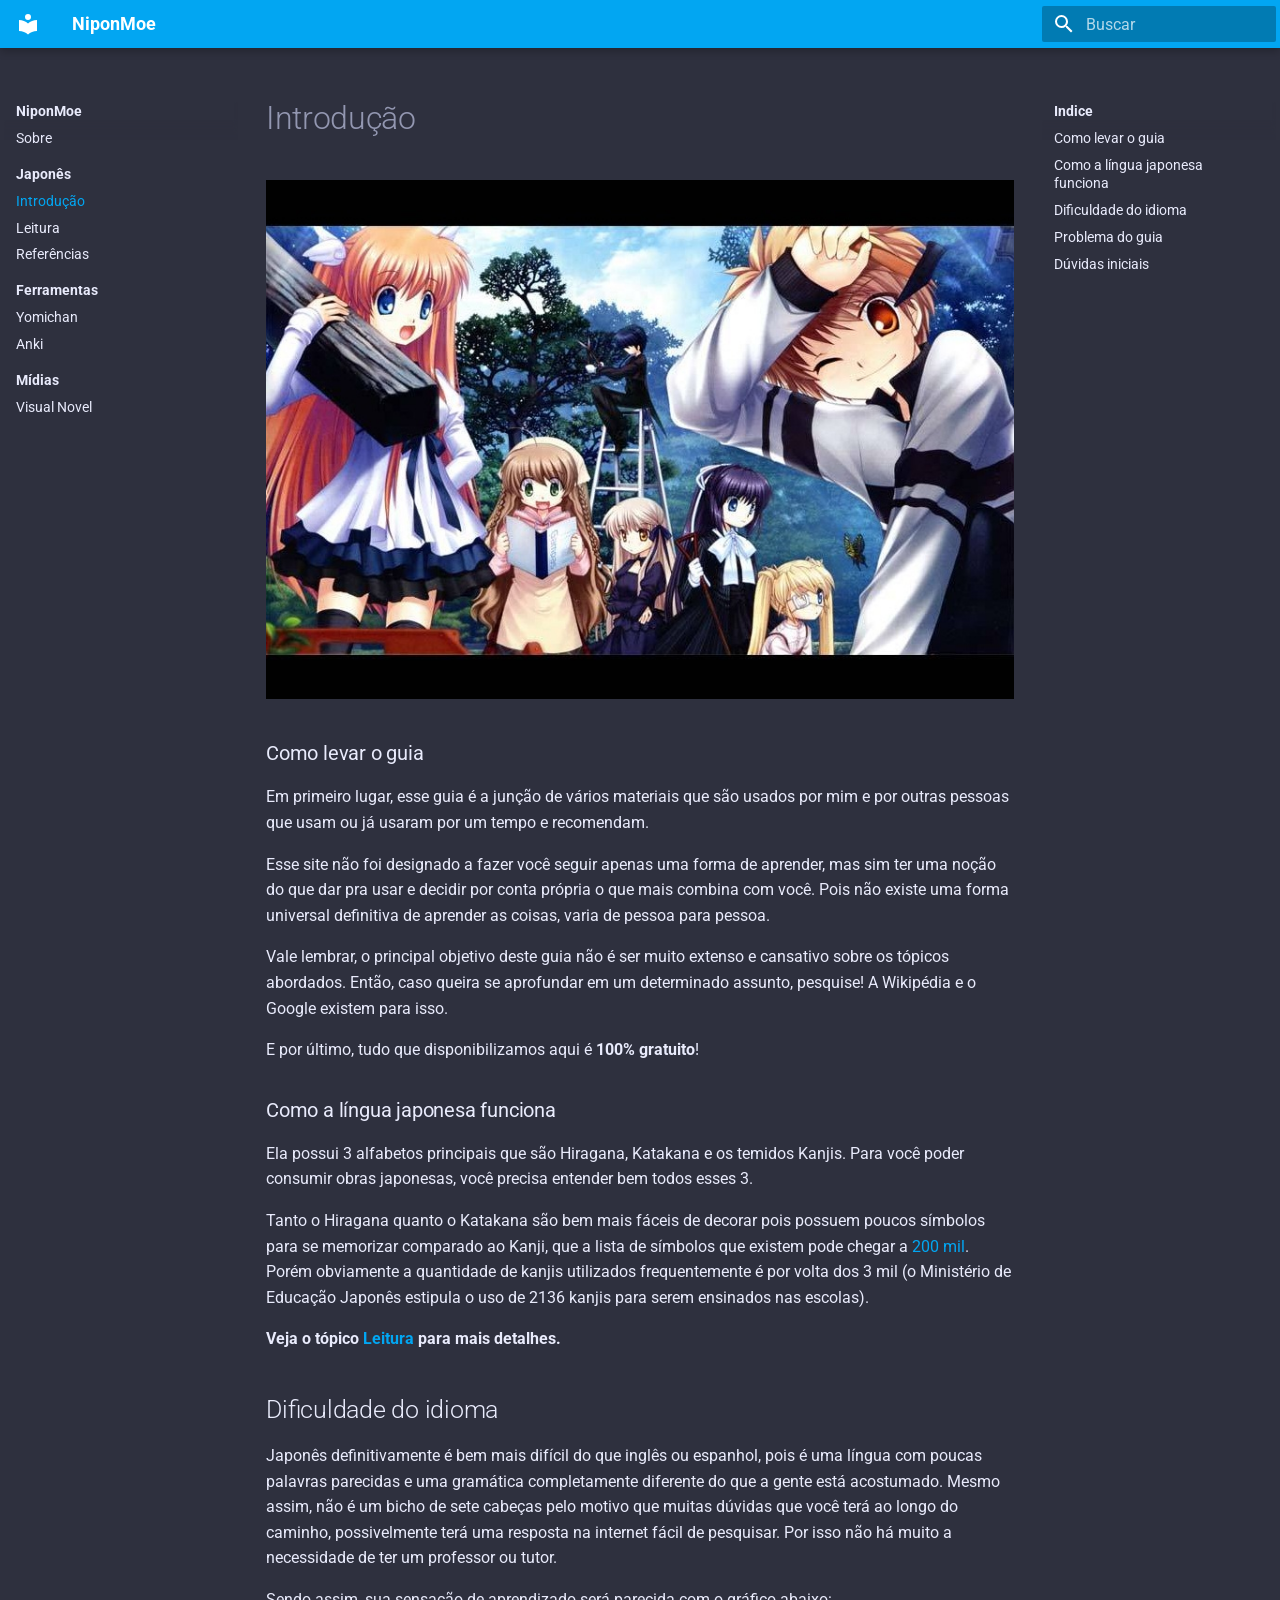
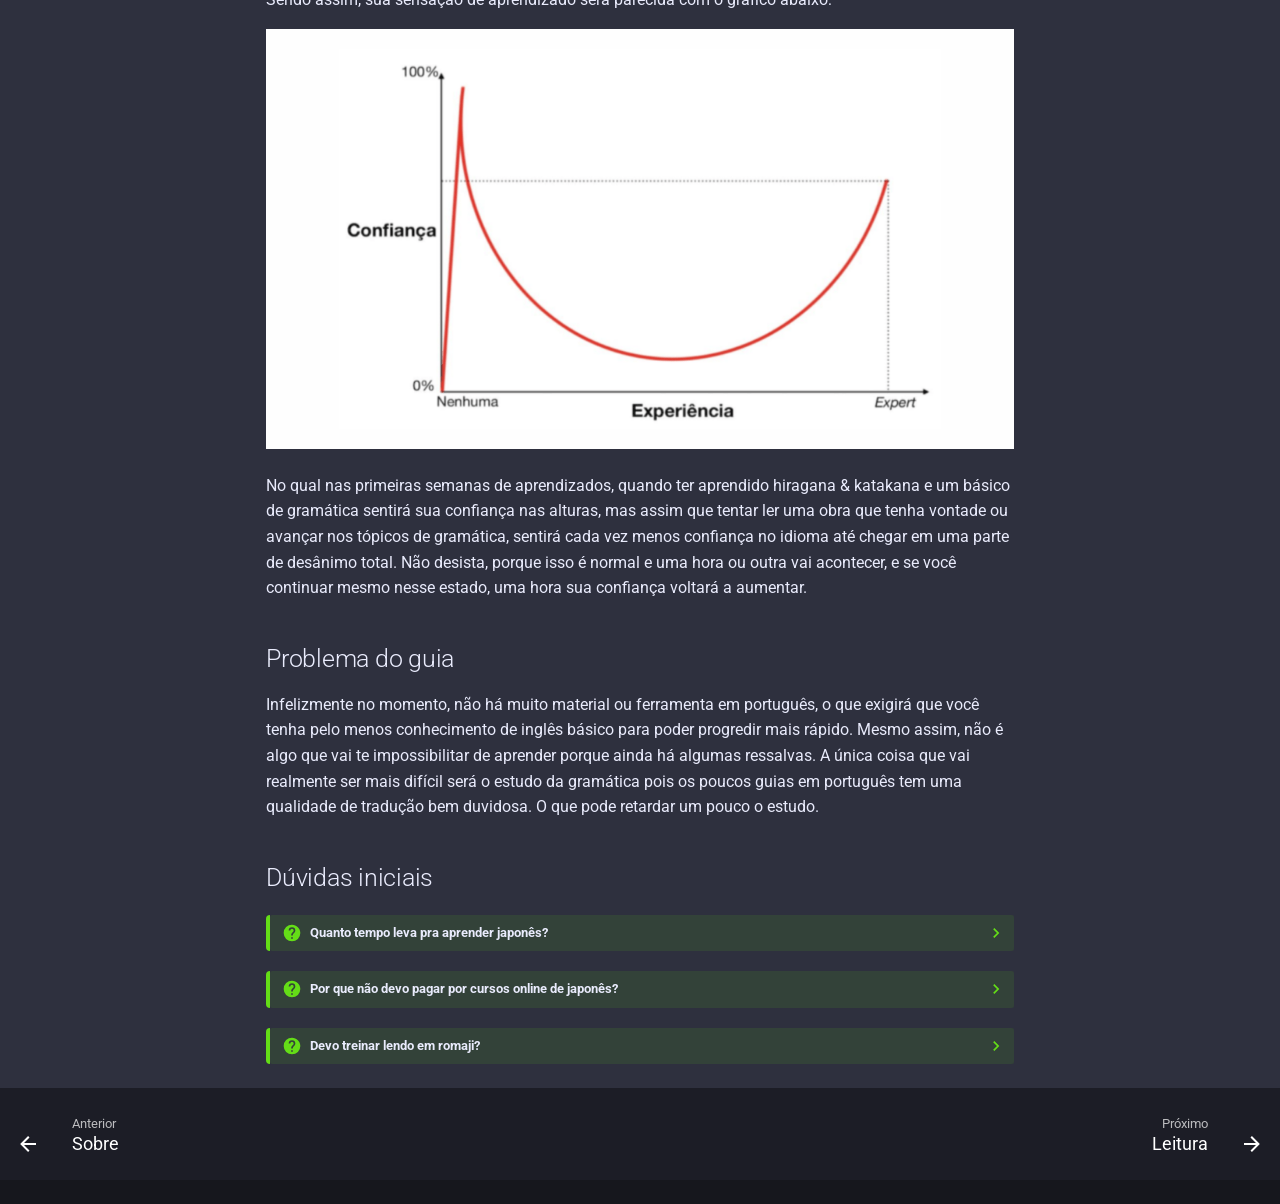
<file: intro/index.html>
<!doctype html>
<html lang="pt" class="no-js">
  <head>
    
      <meta charset="utf-8">
      <meta name="viewport" content="width=device-width,initial-scale=1">
      
        <meta name="description" content="Um guia fácil de como aprender japonês com animes, visual novel e light novels.">
      
      
        <meta name="author" content="Rin chan">
      
      
      <link rel="icon" href="../assets/images/favicon.png">
      <meta name="generator" content="mkdocs-1.4.2, mkdocs-material-8.5.8">
    
    
      
        <title>Introdução - NiponMoe</title>
      
    
    
      <link rel="stylesheet" href="../assets/stylesheets/main.20d9efc8.min.css">
      
        
        <link rel="stylesheet" href="../assets/stylesheets/palette.815d1a91.min.css">
        
          
          
          <meta name="theme-color" content="#02a6f2">
        
      
      

    
    
    
      
        
        
        <link rel="preconnect" href="https://fonts.gstatic.com" crossorigin>
        <link rel="stylesheet" href="https://fonts.googleapis.com/css?family=Roboto:300,300i,400,400i,700,700i%7CRoboto+Mono:400,400i,700,700i&display=fallback">
        <style>:root{--md-text-font:"Roboto";--md-code-font:"Roboto Mono"}</style>
      
    
    
      <link rel="stylesheet" href="../stylesheets/extra.css">
    
    <script>__md_scope=new URL("..",location),__md_hash=e=>[...e].reduce((e,_)=>(e<<5)-e+_.charCodeAt(0),0),__md_get=(e,_=localStorage,t=__md_scope)=>JSON.parse(_.getItem(t.pathname+"."+e)),__md_set=(e,_,t=localStorage,a=__md_scope)=>{try{t.setItem(a.pathname+"."+e,JSON.stringify(_))}catch(e){}}</script>
    
      
  


  
  


  <script id="__analytics">function __md_analytics(){function n(){dataLayer.push(arguments)}window.dataLayer=window.dataLayer||[],n("js",new Date),n("config","G-9ZRXQ4F0HW"),document.addEventListener("DOMContentLoaded",function(){document.forms.search&&document.forms.search.query.addEventListener("blur",function(){this.value&&n("event","search",{search_term:this.value})}),document$.subscribe(function(){var a=document.forms.feedback;if(void 0!==a)for(var e of a.querySelectorAll("[type=submit]"))e.addEventListener("click",function(e){e.preventDefault();var t=document.location.pathname,e=this.getAttribute("data-md-value");n("event","feedback",{page:t,data:e}),a.firstElementChild.disabled=!0;e=a.querySelector(".md-feedback__note [data-md-value='"+e+"']");e&&(e.hidden=!1)}),a.hidden=!1}),location$.subscribe(function(e){n("config","G-9ZRXQ4F0HW",{page_path:e.pathname})})});var e=document.createElement("script");e.async=!0,e.src="https://www.googletagmanager.com/gtag/js?id=G-9ZRXQ4F0HW",document.getElementById("__analytics").insertAdjacentElement("afterEnd",e)}</script>

  
    <script>"undefined"!=typeof __md_analytics&&__md_analytics()</script>
  

    
    
    
  </head>
  
  
    
    
    
    
    
    <body dir="ltr" data-md-color-scheme="slate" data-md-color-primary="light-blue" data-md-color-accent="">
  
    
    
    <input class="md-toggle" data-md-toggle="drawer" type="checkbox" id="__drawer" autocomplete="off">
    <input class="md-toggle" data-md-toggle="search" type="checkbox" id="__search" autocomplete="off">
    <label class="md-overlay" for="__drawer"></label>
    <div data-md-component="skip">
      
        
        <a href="#como-levar-o-guia" class="md-skip">
          Pular para conteúdo
        </a>
      
    </div>
    <div data-md-component="announce">
      
    </div>
    
    
      

<header class="md-header" data-md-component="header">
  <nav class="md-header__inner md-grid" aria-label="Cabeçalho">
    <a href=".." title="NiponMoe" class="md-header__button md-logo" aria-label="NiponMoe" data-md-component="logo">
      
  
  <svg xmlns="http://www.w3.org/2000/svg" viewBox="0 0 24 24"><path d="M12 8a3 3 0 0 0 3-3 3 3 0 0 0-3-3 3 3 0 0 0-3 3 3 3 0 0 0 3 3m0 3.54C9.64 9.35 6.5 8 3 8v11c3.5 0 6.64 1.35 9 3.54 2.36-2.19 5.5-3.54 9-3.54V8c-3.5 0-6.64 1.35-9 3.54Z"/></svg>

    </a>
    <label class="md-header__button md-icon" for="__drawer">
      <svg xmlns="http://www.w3.org/2000/svg" viewBox="0 0 24 24"><path d="M3 6h18v2H3V6m0 5h18v2H3v-2m0 5h18v2H3v-2Z"/></svg>
    </label>
    <div class="md-header__title" data-md-component="header-title">
      <div class="md-header__ellipsis">
        <div class="md-header__topic">
          <span class="md-ellipsis">
            NiponMoe
          </span>
        </div>
        <div class="md-header__topic" data-md-component="header-topic">
          <span class="md-ellipsis">
            
              Introdução
            
          </span>
        </div>
      </div>
    </div>
    
    
    
      <label class="md-header__button md-icon" for="__search">
        <svg xmlns="http://www.w3.org/2000/svg" viewBox="0 0 24 24"><path d="M9.5 3A6.5 6.5 0 0 1 16 9.5c0 1.61-.59 3.09-1.56 4.23l.27.27h.79l5 5-1.5 1.5-5-5v-.79l-.27-.27A6.516 6.516 0 0 1 9.5 16 6.5 6.5 0 0 1 3 9.5 6.5 6.5 0 0 1 9.5 3m0 2C7 5 5 7 5 9.5S7 14 9.5 14 14 12 14 9.5 12 5 9.5 5Z"/></svg>
      </label>
      <div class="md-search" data-md-component="search" role="dialog">
  <label class="md-search__overlay" for="__search"></label>
  <div class="md-search__inner" role="search">
    <form class="md-search__form" name="search">
      <input type="text" class="md-search__input" name="query" aria-label="Buscar" placeholder="Buscar" autocapitalize="off" autocorrect="off" autocomplete="off" spellcheck="false" data-md-component="search-query" required>
      <label class="md-search__icon md-icon" for="__search">
        <svg xmlns="http://www.w3.org/2000/svg" viewBox="0 0 24 24"><path d="M9.5 3A6.5 6.5 0 0 1 16 9.5c0 1.61-.59 3.09-1.56 4.23l.27.27h.79l5 5-1.5 1.5-5-5v-.79l-.27-.27A6.516 6.516 0 0 1 9.5 16 6.5 6.5 0 0 1 3 9.5 6.5 6.5 0 0 1 9.5 3m0 2C7 5 5 7 5 9.5S7 14 9.5 14 14 12 14 9.5 12 5 9.5 5Z"/></svg>
        <svg xmlns="http://www.w3.org/2000/svg" viewBox="0 0 24 24"><path d="M20 11v2H8l5.5 5.5-1.42 1.42L4.16 12l7.92-7.92L13.5 5.5 8 11h12Z"/></svg>
      </label>
      <nav class="md-search__options" aria-label="Pesquisar">
        
        <button type="reset" class="md-search__icon md-icon" title="Limpar" aria-label="Limpar" tabindex="-1">
          <svg xmlns="http://www.w3.org/2000/svg" viewBox="0 0 24 24"><path d="M19 6.41 17.59 5 12 10.59 6.41 5 5 6.41 10.59 12 5 17.59 6.41 19 12 13.41 17.59 19 19 17.59 13.41 12 19 6.41Z"/></svg>
        </button>
      </nav>
      
    </form>
    <div class="md-search__output">
      <div class="md-search__scrollwrap" data-md-scrollfix>
        <div class="md-search-result" data-md-component="search-result">
          <div class="md-search-result__meta">
            Inicializando busca
          </div>
          <ol class="md-search-result__list"></ol>
        </div>
      </div>
    </div>
  </div>
</div>
    
    
  </nav>
  
</header>
    
    <div class="md-container" data-md-component="container">
      
      
        
          
        
      
      <main class="md-main" data-md-component="main">
        <div class="md-main__inner md-grid">
          
            
              
              <div class="md-sidebar md-sidebar--primary" data-md-component="sidebar" data-md-type="navigation" >
                <div class="md-sidebar__scrollwrap">
                  <div class="md-sidebar__inner">
                    


<nav class="md-nav md-nav--primary" aria-label="Navegação" data-md-level="0">
  <label class="md-nav__title" for="__drawer">
    <a href=".." title="NiponMoe" class="md-nav__button md-logo" aria-label="NiponMoe" data-md-component="logo">
      
  
  <svg xmlns="http://www.w3.org/2000/svg" viewBox="0 0 24 24"><path d="M12 8a3 3 0 0 0 3-3 3 3 0 0 0-3-3 3 3 0 0 0-3 3 3 3 0 0 0 3 3m0 3.54C9.64 9.35 6.5 8 3 8v11c3.5 0 6.64 1.35 9 3.54 2.36-2.19 5.5-3.54 9-3.54V8c-3.5 0-6.64 1.35-9 3.54Z"/></svg>

    </a>
    NiponMoe
  </label>
  
  <ul class="md-nav__list" data-md-scrollfix>
    
      
      
      

  
  
  
    <li class="md-nav__item">
      <a href=".." class="md-nav__link">
        Sobre
      </a>
    </li>
  

    
      
      
      

  
  
    
  
  
    
      
    
    <li class="md-nav__item md-nav__item--active md-nav__item--section md-nav__item--nested">
      
      
        <input class="md-nav__toggle md-toggle" data-md-toggle="__nav_2" type="checkbox" id="__nav_2" checked>
      
      
      
      
        <label class="md-nav__link" for="__nav_2">
          Japonês
          <span class="md-nav__icon md-icon"></span>
        </label>
      
      <nav class="md-nav" aria-label="Japonês" data-md-level="1">
        <label class="md-nav__title" for="__nav_2">
          <span class="md-nav__icon md-icon"></span>
          Japonês
        </label>
        <ul class="md-nav__list" data-md-scrollfix>
          
            
              
  
  
    
  
  
    <li class="md-nav__item md-nav__item--active">
      
      <input class="md-nav__toggle md-toggle" data-md-toggle="toc" type="checkbox" id="__toc">
      
      
      
        <label class="md-nav__link md-nav__link--active" for="__toc">
          Introdução
          <span class="md-nav__icon md-icon"></span>
        </label>
      
      <a href="./" class="md-nav__link md-nav__link--active">
        Introdução
      </a>
      
        

<nav class="md-nav md-nav--secondary" aria-label="Indice">
  
  
  
  
    <label class="md-nav__title" for="__toc">
      <span class="md-nav__icon md-icon"></span>
      Indice
    </label>
    <ul class="md-nav__list" data-md-component="toc" data-md-scrollfix>
      
        <li class="md-nav__item">
  <a href="#como-levar-o-guia" class="md-nav__link">
    Como levar o guia
  </a>
  
</li>
      
        <li class="md-nav__item">
  <a href="#como-a-lingua-japonesa-funciona" class="md-nav__link">
    Como a língua japonesa funciona
  </a>
  
</li>
      
        <li class="md-nav__item">
  <a href="#dificuldade-do-idioma" class="md-nav__link">
    Dificuldade do idioma
  </a>
  
</li>
      
        <li class="md-nav__item">
  <a href="#problema-do-guia" class="md-nav__link">
    Problema do guia
  </a>
  
</li>
      
        <li class="md-nav__item">
  <a href="#duvidas-iniciais" class="md-nav__link">
    Dúvidas iniciais
  </a>
  
</li>
      
    </ul>
  
</nav>
      
    </li>
  

            
          
            
              
  
  
  
    <li class="md-nav__item">
      <a href="../leitura/" class="md-nav__link">
        Leitura
      </a>
    </li>
  

            
          
            
              
  
  
  
    <li class="md-nav__item">
      <a href="../referencia/" class="md-nav__link">
        Referências
      </a>
    </li>
  

            
          
        </ul>
      </nav>
    </li>
  

    
      
      
      

  
  
  
    
      
    
    <li class="md-nav__item md-nav__item--section md-nav__item--nested">
      
      
        <input class="md-nav__toggle md-toggle" data-md-toggle="__nav_3" type="checkbox" id="__nav_3" >
      
      
      
      
        <label class="md-nav__link" for="__nav_3">
          Ferramentas
          <span class="md-nav__icon md-icon"></span>
        </label>
      
      <nav class="md-nav" aria-label="Ferramentas" data-md-level="1">
        <label class="md-nav__title" for="__nav_3">
          <span class="md-nav__icon md-icon"></span>
          Ferramentas
        </label>
        <ul class="md-nav__list" data-md-scrollfix>
          
            
              
  
  
  
    <li class="md-nav__item">
      <a href="../yomichan/" class="md-nav__link">
        Yomichan
      </a>
    </li>
  

            
          
            
              
  
  
  
    <li class="md-nav__item">
      <a href="../anki/" class="md-nav__link">
        Anki
      </a>
    </li>
  

            
          
        </ul>
      </nav>
    </li>
  

    
      
      
      

  
  
  
    
      
    
    <li class="md-nav__item md-nav__item--section md-nav__item--nested">
      
      
        <input class="md-nav__toggle md-toggle" data-md-toggle="__nav_4" type="checkbox" id="__nav_4" >
      
      
      
      
        <label class="md-nav__link" for="__nav_4">
          Mídias
          <span class="md-nav__icon md-icon"></span>
        </label>
      
      <nav class="md-nav" aria-label="Mídias" data-md-level="1">
        <label class="md-nav__title" for="__nav_4">
          <span class="md-nav__icon md-icon"></span>
          Mídias
        </label>
        <ul class="md-nav__list" data-md-scrollfix>
          
            
              
  
  
  
    <li class="md-nav__item">
      <a href="../vn/" class="md-nav__link">
        Visual Novel
      </a>
    </li>
  

            
          
        </ul>
      </nav>
    </li>
  

    
  </ul>
</nav>
                  </div>
                </div>
              </div>
            
            
              
              <div class="md-sidebar md-sidebar--secondary" data-md-component="sidebar" data-md-type="toc" >
                <div class="md-sidebar__scrollwrap">
                  <div class="md-sidebar__inner">
                    

<nav class="md-nav md-nav--secondary" aria-label="Indice">
  
  
  
  
    <label class="md-nav__title" for="__toc">
      <span class="md-nav__icon md-icon"></span>
      Indice
    </label>
    <ul class="md-nav__list" data-md-component="toc" data-md-scrollfix>
      
        <li class="md-nav__item">
  <a href="#como-levar-o-guia" class="md-nav__link">
    Como levar o guia
  </a>
  
</li>
      
        <li class="md-nav__item">
  <a href="#como-a-lingua-japonesa-funciona" class="md-nav__link">
    Como a língua japonesa funciona
  </a>
  
</li>
      
        <li class="md-nav__item">
  <a href="#dificuldade-do-idioma" class="md-nav__link">
    Dificuldade do idioma
  </a>
  
</li>
      
        <li class="md-nav__item">
  <a href="#problema-do-guia" class="md-nav__link">
    Problema do guia
  </a>
  
</li>
      
        <li class="md-nav__item">
  <a href="#duvidas-iniciais" class="md-nav__link">
    Dúvidas iniciais
  </a>
  
</li>
      
    </ul>
  
</nav>
                  </div>
                </div>
              </div>
            
          
          
            <div class="md-content" data-md-component="content">
              <article class="md-content__inner md-typeset">
                
                  


  <h1>Introdução</h1>

<p><img alt="rewrite" src="../imagens/rewrite.jpg" title="rewrite" /> </p>
<h3 id="como-levar-o-guia">Como levar o guia</h3>
<p>Em primeiro lugar, esse guia é a junção de vários materiais que são usados por mim e por outras pessoas que usam ou já usaram por um tempo e recomendam.</p>
<p>Esse site não foi designado a fazer você seguir apenas uma forma de aprender, mas sim ter uma noção do que dar pra usar e decidir por conta própria o que mais combina com você. Pois não existe uma forma universal definitiva de aprender as coisas, varia de pessoa para pessoa. </p>
<p>Vale lembrar, o principal objetivo deste guia não é ser muito extenso e cansativo sobre os tópicos abordados. Então, caso queira se aprofundar em um determinado assunto, pesquise! A Wikipédia e o Google existem para isso.</p>
<p>E por último, tudo que disponibilizamos aqui é <strong>100% gratuito</strong>!</p>
<h3 id="como-a-lingua-japonesa-funciona">Como a língua japonesa funciona</h3>
<p>Ela possui 3 alfabetos principais que são Hiragana, Katakana e os temidos Kanjis. Para você poder consumir obras japonesas, você precisa entender bem todos esses 3.</p>
<p>Tanto o Hiragana quanto o Katakana são bem mais fáceis de decorar pois possuem poucos símbolos para se memorizar comparado ao Kanji, que a lista de símbolos que existem pode chegar a <a href="https://orientalsouls.com/blog/japanese-calligraphy/how-many-kanji-characters-are-there/">200 mil</a>. Porém obviamente a quantidade de kanjis utilizados frequentemente é por volta dos 3 mil (o Ministério de Educação Japonês estipula o uso de 2136 kanjis para serem ensinados nas escolas).</p>
<p><strong>Veja o tópico <a href="../leitura/">Leitura</a> para mais detalhes.</strong></p>
<h2 id="dificuldade-do-idioma">Dificuldade do idioma</h2>
<p>Japonês definitivamente é bem mais difícil do que inglês ou espanhol, pois é uma língua com poucas palavras parecidas e uma gramática completamente diferente do que a gente está acostumado. Mesmo assim, não é um bicho de sete cabeças pelo motivo que muitas dúvidas que você terá ao longo do caminho, possivelmente terá uma resposta na internet fácil de pesquisar. Por isso não há muito a necessidade de ter um professor ou tutor.</p>
<p>Sendo assim, sua sensação de aprendizado será parecida com o gráfico abaixo:</p>
<p><img alt="gra" src="../imagens/gra.png" title="gra" /></p>
<p>No qual nas primeiras semanas de aprendizados, quando ter aprendido hiragana &amp; katakana e um básico de gramática sentirá sua confiança nas alturas, mas assim que tentar ler uma obra que tenha vontade ou avançar nos tópicos de gramática, sentirá cada vez menos confiança no idioma até chegar em uma parte de desânimo total. Não desista, porque isso é normal e uma hora ou outra vai acontecer, e se você continuar mesmo nesse estado, uma hora sua confiança voltará a aumentar. </p>
<h2 id="problema-do-guia">Problema do guia</h2>
<p>Infelizmente no momento, não há muito material ou ferramenta em português, o que exigirá que você tenha pelo menos conhecimento de inglês básico para poder progredir mais rápido. Mesmo assim, não é algo que vai te impossibilitar de aprender porque ainda há algumas ressalvas. A única coisa que vai realmente ser mais difícil será o estudo da gramática pois os poucos guias em português tem uma qualidade de tradução bem duvidosa. O que pode retardar um pouco o estudo.</p>
<h2 id="duvidas-iniciais">Dúvidas iniciais</h2>
<details class="question">
<summary>Quanto tempo leva pra aprender japonês?</summary>
<p>Depende, mas se fizer tudo certinho pelo menos 1 hora diariamente, em um ano já estará lendo obras fáceis tranquilamente e obras médias com pouca dificuldade, mas ainda curtindo. <em>Mas isso não significa que você estará fluente.</em></p>
</details>
<details class="question">
<summary>Por que não devo pagar por cursos online de japonês?</summary>
<p>Perda de dinheiro sinceramente. Enquanto você podia estar aprendendo muito mais de graça lendo algo que tenha vontade e anotando cada palavra ou regra gramatical nova, você fica preso no que eles querem te ensinar (que em geral é muita pouca coisa pelo preço cobrado).  </p>
</details>
<details class="question">
<summary>Devo treinar lendo em romaji?</summary>
<p>Jamais treine usando <a href="https://pt.wikipedia.org/wiki/R%C5%8Dmaji">romaji</a>!!! Leia a pronúncia das palavras em hiragana.</p>
</details>


  




                
              </article>
            </div>
          
          
  <script>var tabs=__md_get("__tabs");if(Array.isArray(tabs))e:for(var set of document.querySelectorAll(".tabbed-set")){var tab,labels=set.querySelector(".tabbed-labels");for(tab of tabs)for(var label of labels.getElementsByTagName("label"))if(label.innerText.trim()===tab){var input=document.getElementById(label.htmlFor);input.checked=!0;continue e}}</script>

        </div>
        
      </main>
      
        <footer class="md-footer">
  
    
    <nav class="md-footer__inner md-grid" aria-label="Rodapé" >
      
        
        <a href=".." class="md-footer__link md-footer__link--prev" aria-label="Anterior: Sobre" rel="prev">
          <div class="md-footer__button md-icon">
            <svg xmlns="http://www.w3.org/2000/svg" viewBox="0 0 24 24"><path d="M20 11v2H8l5.5 5.5-1.42 1.42L4.16 12l7.92-7.92L13.5 5.5 8 11h12Z"/></svg>
          </div>
          <div class="md-footer__title">
            <div class="md-ellipsis">
              <span class="md-footer__direction">
                Anterior
              </span>
              Sobre
            </div>
          </div>
        </a>
      
      
        
        <a href="../leitura/" class="md-footer__link md-footer__link--next" aria-label="Próximo: Leitura" rel="next">
          <div class="md-footer__title">
            <div class="md-ellipsis">
              <span class="md-footer__direction">
                Próximo
              </span>
              Leitura
            </div>
          </div>
          <div class="md-footer__button md-icon">
            <svg xmlns="http://www.w3.org/2000/svg" viewBox="0 0 24 24"><path d="M4 11v2h12l-5.5 5.5 1.42 1.42L19.84 12l-7.92-7.92L10.5 5.5 16 11H4Z"/></svg>
          </div>
        </a>
      
    </nav>
  
  <div class="md-footer-meta md-typeset">
    <div class="md-footer-meta__inner md-grid">
      <div class="md-copyright">
  
  
</div>
      
    </div>
  </div>
</footer>
      
    </div>
    <div class="md-dialog" data-md-component="dialog">
      <div class="md-dialog__inner md-typeset"></div>
    </div>
    
    <script id="__config" type="application/json">{"base": "..", "features": ["navigation.sections", "content.tooltips", "content.tabs.link"], "search": "../assets/javascripts/workers/search.16e2a7d4.min.js", "translations": {"clipboard.copied": "Copiado para \u00e1rea de Transfer\u00eancia", "clipboard.copy": "Copiar para \u00e1rea de Transfer\u00eancia", "search.config.lang": "pt", "search.config.pipeline": "trimmer, stopWordFilter", "search.config.separator": "[\\s\\-]+", "search.placeholder": "Buscar", "search.result.more.one": "1 more on this page", "search.result.more.other": "# more on this page", "search.result.none": "Nenhum documento encontrado", "search.result.one": "1 documento encontrado", "search.result.other": "# documentos encontrados", "search.result.placeholder": "Digite para iniciar a busca", "search.result.term.missing": "Perdido", "select.version.title": "Selecione a vers\u00e3o"}}</script>
    
    
      <script src="../assets/javascripts/bundle.d6c3db9e.min.js"></script>
      
    
  </body>
</html>
</file>
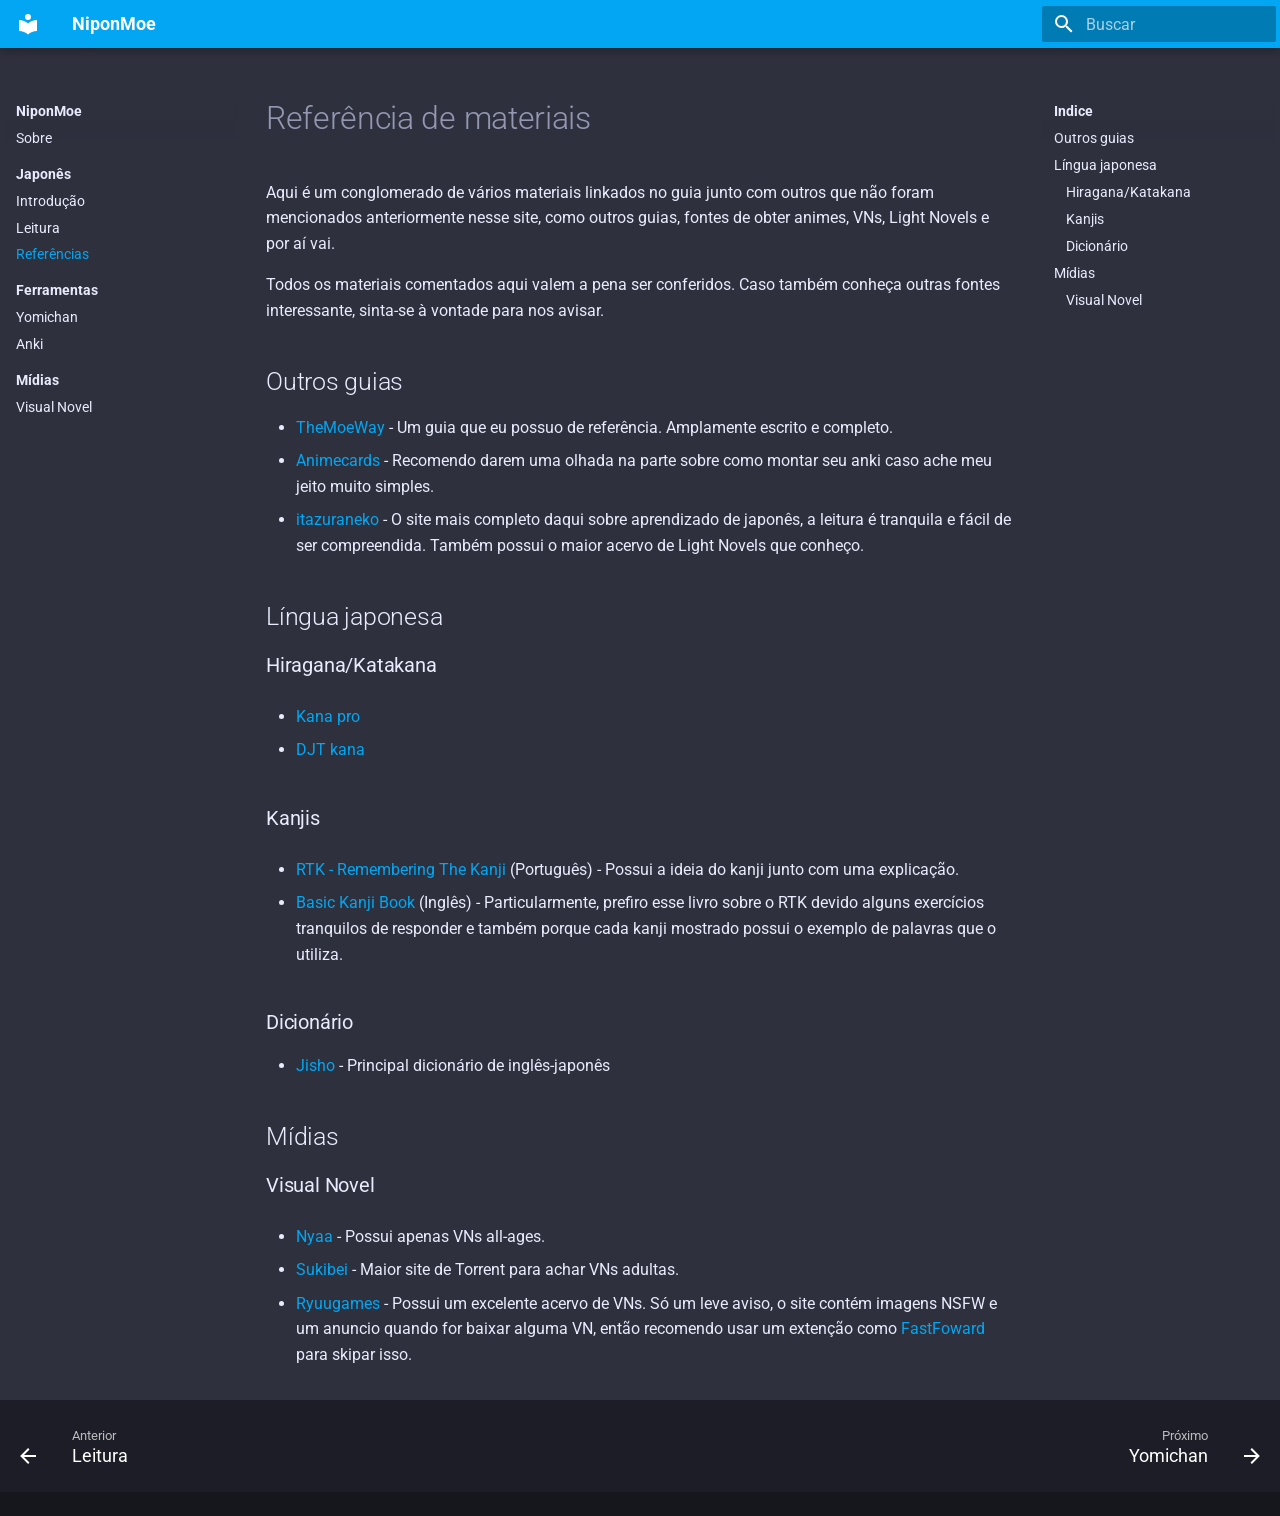
<file: referencia/index.html>
<!doctype html>
<html lang="pt" class="no-js">
  <head>
    
      <meta charset="utf-8">
      <meta name="viewport" content="width=device-width,initial-scale=1">
      
        <meta name="description" content="Um guia fácil de como aprender japonês com animes, visual novel e light novels.">
      
      
        <meta name="author" content="Rin chan">
      
      
      <link rel="icon" href="../assets/images/favicon.png">
      <meta name="generator" content="mkdocs-1.4.2, mkdocs-material-8.5.8">
    
    
      
        <title>Referências - NiponMoe</title>
      
    
    
      <link rel="stylesheet" href="../assets/stylesheets/main.20d9efc8.min.css">
      
        
        <link rel="stylesheet" href="../assets/stylesheets/palette.815d1a91.min.css">
        
          
          
          <meta name="theme-color" content="#02a6f2">
        
      
      

    
    
    
      
        
        
        <link rel="preconnect" href="https://fonts.gstatic.com" crossorigin>
        <link rel="stylesheet" href="https://fonts.googleapis.com/css?family=Roboto:300,300i,400,400i,700,700i%7CRoboto+Mono:400,400i,700,700i&display=fallback">
        <style>:root{--md-text-font:"Roboto";--md-code-font:"Roboto Mono"}</style>
      
    
    
      <link rel="stylesheet" href="../stylesheets/extra.css">
    
    <script>__md_scope=new URL("..",location),__md_hash=e=>[...e].reduce((e,_)=>(e<<5)-e+_.charCodeAt(0),0),__md_get=(e,_=localStorage,t=__md_scope)=>JSON.parse(_.getItem(t.pathname+"."+e)),__md_set=(e,_,t=localStorage,a=__md_scope)=>{try{t.setItem(a.pathname+"."+e,JSON.stringify(_))}catch(e){}}</script>
    
      
  


  
  


  <script id="__analytics">function __md_analytics(){function n(){dataLayer.push(arguments)}window.dataLayer=window.dataLayer||[],n("js",new Date),n("config","G-9ZRXQ4F0HW"),document.addEventListener("DOMContentLoaded",function(){document.forms.search&&document.forms.search.query.addEventListener("blur",function(){this.value&&n("event","search",{search_term:this.value})}),document$.subscribe(function(){var a=document.forms.feedback;if(void 0!==a)for(var e of a.querySelectorAll("[type=submit]"))e.addEventListener("click",function(e){e.preventDefault();var t=document.location.pathname,e=this.getAttribute("data-md-value");n("event","feedback",{page:t,data:e}),a.firstElementChild.disabled=!0;e=a.querySelector(".md-feedback__note [data-md-value='"+e+"']");e&&(e.hidden=!1)}),a.hidden=!1}),location$.subscribe(function(e){n("config","G-9ZRXQ4F0HW",{page_path:e.pathname})})});var e=document.createElement("script");e.async=!0,e.src="https://www.googletagmanager.com/gtag/js?id=G-9ZRXQ4F0HW",document.getElementById("__analytics").insertAdjacentElement("afterEnd",e)}</script>

  
    <script>"undefined"!=typeof __md_analytics&&__md_analytics()</script>
  

    
    
    
  </head>
  
  
    
    
    
    
    
    <body dir="ltr" data-md-color-scheme="slate" data-md-color-primary="light-blue" data-md-color-accent="">
  
    
    
    <input class="md-toggle" data-md-toggle="drawer" type="checkbox" id="__drawer" autocomplete="off">
    <input class="md-toggle" data-md-toggle="search" type="checkbox" id="__search" autocomplete="off">
    <label class="md-overlay" for="__drawer"></label>
    <div data-md-component="skip">
      
        
        <a href="#referencia-de-materiais" class="md-skip">
          Pular para conteúdo
        </a>
      
    </div>
    <div data-md-component="announce">
      
    </div>
    
    
      

<header class="md-header" data-md-component="header">
  <nav class="md-header__inner md-grid" aria-label="Cabeçalho">
    <a href=".." title="NiponMoe" class="md-header__button md-logo" aria-label="NiponMoe" data-md-component="logo">
      
  
  <svg xmlns="http://www.w3.org/2000/svg" viewBox="0 0 24 24"><path d="M12 8a3 3 0 0 0 3-3 3 3 0 0 0-3-3 3 3 0 0 0-3 3 3 3 0 0 0 3 3m0 3.54C9.64 9.35 6.5 8 3 8v11c3.5 0 6.64 1.35 9 3.54 2.36-2.19 5.5-3.54 9-3.54V8c-3.5 0-6.64 1.35-9 3.54Z"/></svg>

    </a>
    <label class="md-header__button md-icon" for="__drawer">
      <svg xmlns="http://www.w3.org/2000/svg" viewBox="0 0 24 24"><path d="M3 6h18v2H3V6m0 5h18v2H3v-2m0 5h18v2H3v-2Z"/></svg>
    </label>
    <div class="md-header__title" data-md-component="header-title">
      <div class="md-header__ellipsis">
        <div class="md-header__topic">
          <span class="md-ellipsis">
            NiponMoe
          </span>
        </div>
        <div class="md-header__topic" data-md-component="header-topic">
          <span class="md-ellipsis">
            
              Referências
            
          </span>
        </div>
      </div>
    </div>
    
    
    
      <label class="md-header__button md-icon" for="__search">
        <svg xmlns="http://www.w3.org/2000/svg" viewBox="0 0 24 24"><path d="M9.5 3A6.5 6.5 0 0 1 16 9.5c0 1.61-.59 3.09-1.56 4.23l.27.27h.79l5 5-1.5 1.5-5-5v-.79l-.27-.27A6.516 6.516 0 0 1 9.5 16 6.5 6.5 0 0 1 3 9.5 6.5 6.5 0 0 1 9.5 3m0 2C7 5 5 7 5 9.5S7 14 9.5 14 14 12 14 9.5 12 5 9.5 5Z"/></svg>
      </label>
      <div class="md-search" data-md-component="search" role="dialog">
  <label class="md-search__overlay" for="__search"></label>
  <div class="md-search__inner" role="search">
    <form class="md-search__form" name="search">
      <input type="text" class="md-search__input" name="query" aria-label="Buscar" placeholder="Buscar" autocapitalize="off" autocorrect="off" autocomplete="off" spellcheck="false" data-md-component="search-query" required>
      <label class="md-search__icon md-icon" for="__search">
        <svg xmlns="http://www.w3.org/2000/svg" viewBox="0 0 24 24"><path d="M9.5 3A6.5 6.5 0 0 1 16 9.5c0 1.61-.59 3.09-1.56 4.23l.27.27h.79l5 5-1.5 1.5-5-5v-.79l-.27-.27A6.516 6.516 0 0 1 9.5 16 6.5 6.5 0 0 1 3 9.5 6.5 6.5 0 0 1 9.5 3m0 2C7 5 5 7 5 9.5S7 14 9.5 14 14 12 14 9.5 12 5 9.5 5Z"/></svg>
        <svg xmlns="http://www.w3.org/2000/svg" viewBox="0 0 24 24"><path d="M20 11v2H8l5.5 5.5-1.42 1.42L4.16 12l7.92-7.92L13.5 5.5 8 11h12Z"/></svg>
      </label>
      <nav class="md-search__options" aria-label="Pesquisar">
        
        <button type="reset" class="md-search__icon md-icon" title="Limpar" aria-label="Limpar" tabindex="-1">
          <svg xmlns="http://www.w3.org/2000/svg" viewBox="0 0 24 24"><path d="M19 6.41 17.59 5 12 10.59 6.41 5 5 6.41 10.59 12 5 17.59 6.41 19 12 13.41 17.59 19 19 17.59 13.41 12 19 6.41Z"/></svg>
        </button>
      </nav>
      
    </form>
    <div class="md-search__output">
      <div class="md-search__scrollwrap" data-md-scrollfix>
        <div class="md-search-result" data-md-component="search-result">
          <div class="md-search-result__meta">
            Inicializando busca
          </div>
          <ol class="md-search-result__list"></ol>
        </div>
      </div>
    </div>
  </div>
</div>
    
    
  </nav>
  
</header>
    
    <div class="md-container" data-md-component="container">
      
      
        
          
        
      
      <main class="md-main" data-md-component="main">
        <div class="md-main__inner md-grid">
          
            
              
              <div class="md-sidebar md-sidebar--primary" data-md-component="sidebar" data-md-type="navigation" >
                <div class="md-sidebar__scrollwrap">
                  <div class="md-sidebar__inner">
                    


<nav class="md-nav md-nav--primary" aria-label="Navegação" data-md-level="0">
  <label class="md-nav__title" for="__drawer">
    <a href=".." title="NiponMoe" class="md-nav__button md-logo" aria-label="NiponMoe" data-md-component="logo">
      
  
  <svg xmlns="http://www.w3.org/2000/svg" viewBox="0 0 24 24"><path d="M12 8a3 3 0 0 0 3-3 3 3 0 0 0-3-3 3 3 0 0 0-3 3 3 3 0 0 0 3 3m0 3.54C9.64 9.35 6.5 8 3 8v11c3.5 0 6.64 1.35 9 3.54 2.36-2.19 5.5-3.54 9-3.54V8c-3.5 0-6.64 1.35-9 3.54Z"/></svg>

    </a>
    NiponMoe
  </label>
  
  <ul class="md-nav__list" data-md-scrollfix>
    
      
      
      

  
  
  
    <li class="md-nav__item">
      <a href=".." class="md-nav__link">
        Sobre
      </a>
    </li>
  

    
      
      
      

  
  
    
  
  
    
      
    
    <li class="md-nav__item md-nav__item--active md-nav__item--section md-nav__item--nested">
      
      
        <input class="md-nav__toggle md-toggle" data-md-toggle="__nav_2" type="checkbox" id="__nav_2" checked>
      
      
      
      
        <label class="md-nav__link" for="__nav_2">
          Japonês
          <span class="md-nav__icon md-icon"></span>
        </label>
      
      <nav class="md-nav" aria-label="Japonês" data-md-level="1">
        <label class="md-nav__title" for="__nav_2">
          <span class="md-nav__icon md-icon"></span>
          Japonês
        </label>
        <ul class="md-nav__list" data-md-scrollfix>
          
            
              
  
  
  
    <li class="md-nav__item">
      <a href="../intro/" class="md-nav__link">
        Introdução
      </a>
    </li>
  

            
          
            
              
  
  
  
    <li class="md-nav__item">
      <a href="../leitura/" class="md-nav__link">
        Leitura
      </a>
    </li>
  

            
          
            
              
  
  
    
  
  
    <li class="md-nav__item md-nav__item--active">
      
      <input class="md-nav__toggle md-toggle" data-md-toggle="toc" type="checkbox" id="__toc">
      
      
        
      
      
        <label class="md-nav__link md-nav__link--active" for="__toc">
          Referências
          <span class="md-nav__icon md-icon"></span>
        </label>
      
      <a href="./" class="md-nav__link md-nav__link--active">
        Referências
      </a>
      
        

<nav class="md-nav md-nav--secondary" aria-label="Indice">
  
  
  
    
  
  
    <label class="md-nav__title" for="__toc">
      <span class="md-nav__icon md-icon"></span>
      Indice
    </label>
    <ul class="md-nav__list" data-md-component="toc" data-md-scrollfix>
      
        <li class="md-nav__item">
  <a href="#outros-guias" class="md-nav__link">
    Outros guias
  </a>
  
</li>
      
        <li class="md-nav__item">
  <a href="#lingua-japonesa" class="md-nav__link">
    Língua japonesa
  </a>
  
    <nav class="md-nav" aria-label="Língua japonesa">
      <ul class="md-nav__list">
        
          <li class="md-nav__item">
  <a href="#hiraganakatakana" class="md-nav__link">
    Hiragana/Katakana
  </a>
  
</li>
        
          <li class="md-nav__item">
  <a href="#kanjis" class="md-nav__link">
    Kanjis
  </a>
  
</li>
        
          <li class="md-nav__item">
  <a href="#dicionario" class="md-nav__link">
    Dicionário
  </a>
  
</li>
        
      </ul>
    </nav>
  
</li>
      
        <li class="md-nav__item">
  <a href="#midias" class="md-nav__link">
    Mídias
  </a>
  
    <nav class="md-nav" aria-label="Mídias">
      <ul class="md-nav__list">
        
          <li class="md-nav__item">
  <a href="#visual-novel" class="md-nav__link">
    Visual Novel
  </a>
  
</li>
        
      </ul>
    </nav>
  
</li>
      
    </ul>
  
</nav>
      
    </li>
  

            
          
        </ul>
      </nav>
    </li>
  

    
      
      
      

  
  
  
    
      
    
    <li class="md-nav__item md-nav__item--section md-nav__item--nested">
      
      
        <input class="md-nav__toggle md-toggle" data-md-toggle="__nav_3" type="checkbox" id="__nav_3" >
      
      
      
      
        <label class="md-nav__link" for="__nav_3">
          Ferramentas
          <span class="md-nav__icon md-icon"></span>
        </label>
      
      <nav class="md-nav" aria-label="Ferramentas" data-md-level="1">
        <label class="md-nav__title" for="__nav_3">
          <span class="md-nav__icon md-icon"></span>
          Ferramentas
        </label>
        <ul class="md-nav__list" data-md-scrollfix>
          
            
              
  
  
  
    <li class="md-nav__item">
      <a href="../yomichan/" class="md-nav__link">
        Yomichan
      </a>
    </li>
  

            
          
            
              
  
  
  
    <li class="md-nav__item">
      <a href="../anki/" class="md-nav__link">
        Anki
      </a>
    </li>
  

            
          
        </ul>
      </nav>
    </li>
  

    
      
      
      

  
  
  
    
      
    
    <li class="md-nav__item md-nav__item--section md-nav__item--nested">
      
      
        <input class="md-nav__toggle md-toggle" data-md-toggle="__nav_4" type="checkbox" id="__nav_4" >
      
      
      
      
        <label class="md-nav__link" for="__nav_4">
          Mídias
          <span class="md-nav__icon md-icon"></span>
        </label>
      
      <nav class="md-nav" aria-label="Mídias" data-md-level="1">
        <label class="md-nav__title" for="__nav_4">
          <span class="md-nav__icon md-icon"></span>
          Mídias
        </label>
        <ul class="md-nav__list" data-md-scrollfix>
          
            
              
  
  
  
    <li class="md-nav__item">
      <a href="../vn/" class="md-nav__link">
        Visual Novel
      </a>
    </li>
  

            
          
        </ul>
      </nav>
    </li>
  

    
  </ul>
</nav>
                  </div>
                </div>
              </div>
            
            
              
              <div class="md-sidebar md-sidebar--secondary" data-md-component="sidebar" data-md-type="toc" >
                <div class="md-sidebar__scrollwrap">
                  <div class="md-sidebar__inner">
                    

<nav class="md-nav md-nav--secondary" aria-label="Indice">
  
  
  
    
  
  
    <label class="md-nav__title" for="__toc">
      <span class="md-nav__icon md-icon"></span>
      Indice
    </label>
    <ul class="md-nav__list" data-md-component="toc" data-md-scrollfix>
      
        <li class="md-nav__item">
  <a href="#outros-guias" class="md-nav__link">
    Outros guias
  </a>
  
</li>
      
        <li class="md-nav__item">
  <a href="#lingua-japonesa" class="md-nav__link">
    Língua japonesa
  </a>
  
    <nav class="md-nav" aria-label="Língua japonesa">
      <ul class="md-nav__list">
        
          <li class="md-nav__item">
  <a href="#hiraganakatakana" class="md-nav__link">
    Hiragana/Katakana
  </a>
  
</li>
        
          <li class="md-nav__item">
  <a href="#kanjis" class="md-nav__link">
    Kanjis
  </a>
  
</li>
        
          <li class="md-nav__item">
  <a href="#dicionario" class="md-nav__link">
    Dicionário
  </a>
  
</li>
        
      </ul>
    </nav>
  
</li>
      
        <li class="md-nav__item">
  <a href="#midias" class="md-nav__link">
    Mídias
  </a>
  
    <nav class="md-nav" aria-label="Mídias">
      <ul class="md-nav__list">
        
          <li class="md-nav__item">
  <a href="#visual-novel" class="md-nav__link">
    Visual Novel
  </a>
  
</li>
        
      </ul>
    </nav>
  
</li>
      
    </ul>
  
</nav>
                  </div>
                </div>
              </div>
            
          
          
            <div class="md-content" data-md-component="content">
              <article class="md-content__inner md-typeset">
                
                  


<h1 id="referencia-de-materiais">Referência de materiais</h1>
<p>Aqui é um conglomerado de vários materiais linkados no guia junto com outros que não foram mencionados anteriormente nesse site, como outros guias, fontes de obter animes, VNs, Light Novels e por aí vai. </p>
<p>Todos os materiais comentados aqui valem a pena ser conferidos. Caso também conheça outras fontes interessante, sinta-se à vontade para nos avisar.</p>
<h2 id="outros-guias">Outros guias</h2>
<ul>
<li><a href="http://learnjapanese.moe/">TheMoeWay</a> - Um guia que eu possuo de referência. Amplamente escrito e completo.</li>
<li><a href="https://animecards.site/">Animecards</a> - Recomendo darem uma olhada na parte sobre como montar seu anki caso ache meu jeito muito simples.</li>
<li><a href="https://itazuraneko.neocities.org/learn/learnmain.html">itazuraneko</a> - O site mais completo daqui sobre aprendizado de japonês, a leitura é tranquila e fácil de ser compreendida. Também possui o maior acervo de Light Novels que conheço. </li>
</ul>
<h2 id="lingua-japonesa">Língua japonesa</h2>
<h3 id="hiraganakatakana">Hiragana/Katakana</h3>
<ul>
<li>
<p><a href="https://kana.pro/">Kana pro</a> </p>
</li>
<li>
<p><a href="https://djtguide.neocities.org/kana/index.html">DJT kana</a></p>
</li>
</ul>
<h3 id="kanjis">Kanjis</h3>
<ul>
<li>
<p><a href="https://drive.google.com/drive/folders/1TqaLLIYC_6opSpxpMsJJfGpp7-abTOBo">RTK - Remembering The Kanji</a> (Português) - Possui a ideia do kanji junto com uma explicação.</p>
</li>
<li>
<p><a href="https://drive.google.com/file/d/0B1pCeaDy11Z-SVVhc3RLdHZyZG8/view?resourcekey=0-Du5PRdtv97IAzX6RmZ2YKQ">Basic Kanji Book</a> (Inglês) - Particularmente, prefiro esse livro sobre o RTK devido alguns exercícios tranquilos de responder e também porque cada kanji mostrado possui o exemplo de palavras que o utiliza.</p>
</li>
</ul>
<h3 id="dicionario">Dicionário</h3>
<ul>
<li><a href="https://jisho.org/">Jisho</a> - Principal dicionário de inglês-japonês</li>
</ul>
<h2 id="midias">Mídias</h2>
<h3 id="visual-novel">Visual Novel</h3>
<ul>
<li>
<p><a href="https://nyaa.si">Nyaa</a> - Possui apenas VNs all-ages.</p>
</li>
<li>
<p><a href="https://sukebei.nyaa.si/">Sukibei</a> - Maior site de Torrent para achar VNs adultas.</p>
</li>
<li>
<p><a href="https://www.ryuugames.com/">Ryuugames</a> - Possui um excelente acervo de VNs. Só um leve aviso, o site contém imagens NSFW e um anuncio quando for baixar alguma VN, então recomendo usar um extenção como <a href="https://github.com/FastForwardTeam/FastForward">FastFoward</a> para skipar isso.</p>
</li>
</ul>


  




                
              </article>
            </div>
          
          
  <script>var tabs=__md_get("__tabs");if(Array.isArray(tabs))e:for(var set of document.querySelectorAll(".tabbed-set")){var tab,labels=set.querySelector(".tabbed-labels");for(tab of tabs)for(var label of labels.getElementsByTagName("label"))if(label.innerText.trim()===tab){var input=document.getElementById(label.htmlFor);input.checked=!0;continue e}}</script>

        </div>
        
      </main>
      
        <footer class="md-footer">
  
    
    <nav class="md-footer__inner md-grid" aria-label="Rodapé" >
      
        
        <a href="../leitura/" class="md-footer__link md-footer__link--prev" aria-label="Anterior: Leitura" rel="prev">
          <div class="md-footer__button md-icon">
            <svg xmlns="http://www.w3.org/2000/svg" viewBox="0 0 24 24"><path d="M20 11v2H8l5.5 5.5-1.42 1.42L4.16 12l7.92-7.92L13.5 5.5 8 11h12Z"/></svg>
          </div>
          <div class="md-footer__title">
            <div class="md-ellipsis">
              <span class="md-footer__direction">
                Anterior
              </span>
              Leitura
            </div>
          </div>
        </a>
      
      
        
        <a href="../yomichan/" class="md-footer__link md-footer__link--next" aria-label="Próximo: Yomichan" rel="next">
          <div class="md-footer__title">
            <div class="md-ellipsis">
              <span class="md-footer__direction">
                Próximo
              </span>
              Yomichan
            </div>
          </div>
          <div class="md-footer__button md-icon">
            <svg xmlns="http://www.w3.org/2000/svg" viewBox="0 0 24 24"><path d="M4 11v2h12l-5.5 5.5 1.42 1.42L19.84 12l-7.92-7.92L10.5 5.5 16 11H4Z"/></svg>
          </div>
        </a>
      
    </nav>
  
  <div class="md-footer-meta md-typeset">
    <div class="md-footer-meta__inner md-grid">
      <div class="md-copyright">
  
  
</div>
      
    </div>
  </div>
</footer>
      
    </div>
    <div class="md-dialog" data-md-component="dialog">
      <div class="md-dialog__inner md-typeset"></div>
    </div>
    
    <script id="__config" type="application/json">{"base": "..", "features": ["navigation.sections", "content.tooltips", "content.tabs.link"], "search": "../assets/javascripts/workers/search.16e2a7d4.min.js", "translations": {"clipboard.copied": "Copiado para \u00e1rea de Transfer\u00eancia", "clipboard.copy": "Copiar para \u00e1rea de Transfer\u00eancia", "search.config.lang": "pt", "search.config.pipeline": "trimmer, stopWordFilter", "search.config.separator": "[\\s\\-]+", "search.placeholder": "Buscar", "search.result.more.one": "1 more on this page", "search.result.more.other": "# more on this page", "search.result.none": "Nenhum documento encontrado", "search.result.one": "1 documento encontrado", "search.result.other": "# documentos encontrados", "search.result.placeholder": "Digite para iniciar a busca", "search.result.term.missing": "Perdido", "select.version.title": "Selecione a vers\u00e3o"}}</script>
    
    
      <script src="../assets/javascripts/bundle.d6c3db9e.min.js"></script>
      
    
  </body>
</html>
</file>
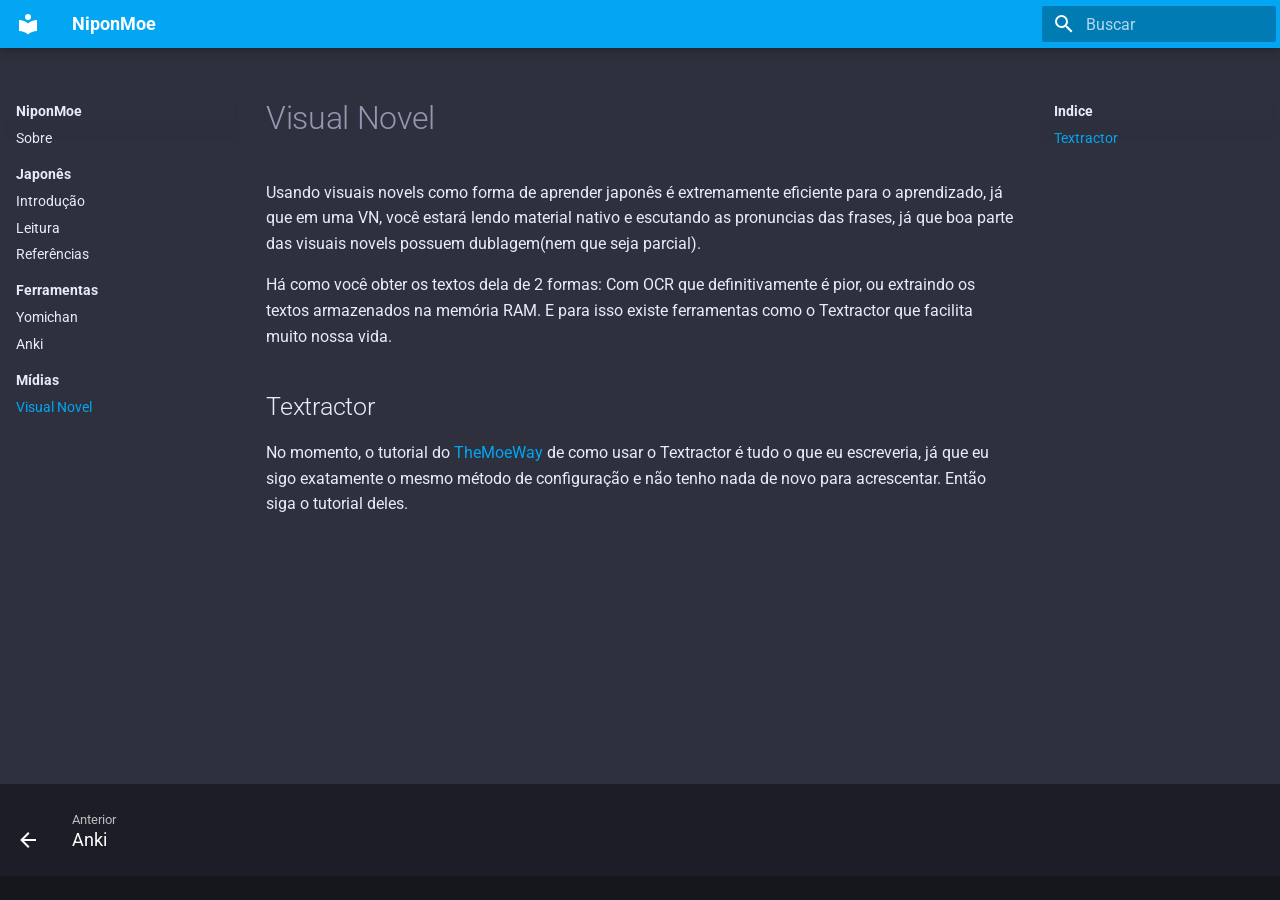
<file: vn/index.html>
<!doctype html>
<html lang="pt" class="no-js">
  <head>
    
      <meta charset="utf-8">
      <meta name="viewport" content="width=device-width,initial-scale=1">
      
        <meta name="description" content="Um guia fácil de como aprender japonês com animes, visual novel e light novels.">
      
      
        <meta name="author" content="Rin chan">
      
      
      <link rel="icon" href="../assets/images/favicon.png">
      <meta name="generator" content="mkdocs-1.4.2, mkdocs-material-8.5.8">
    
    
      
        <title>Visual Novel - NiponMoe</title>
      
    
    
      <link rel="stylesheet" href="../assets/stylesheets/main.20d9efc8.min.css">
      
        
        <link rel="stylesheet" href="../assets/stylesheets/palette.815d1a91.min.css">
        
          
          
          <meta name="theme-color" content="#02a6f2">
        
      
      

    
    
    
      
        
        
        <link rel="preconnect" href="https://fonts.gstatic.com" crossorigin>
        <link rel="stylesheet" href="https://fonts.googleapis.com/css?family=Roboto:300,300i,400,400i,700,700i%7CRoboto+Mono:400,400i,700,700i&display=fallback">
        <style>:root{--md-text-font:"Roboto";--md-code-font:"Roboto Mono"}</style>
      
    
    
      <link rel="stylesheet" href="../stylesheets/extra.css">
    
    <script>__md_scope=new URL("..",location),__md_hash=e=>[...e].reduce((e,_)=>(e<<5)-e+_.charCodeAt(0),0),__md_get=(e,_=localStorage,t=__md_scope)=>JSON.parse(_.getItem(t.pathname+"."+e)),__md_set=(e,_,t=localStorage,a=__md_scope)=>{try{t.setItem(a.pathname+"."+e,JSON.stringify(_))}catch(e){}}</script>
    
      
  


  
  


  <script id="__analytics">function __md_analytics(){function n(){dataLayer.push(arguments)}window.dataLayer=window.dataLayer||[],n("js",new Date),n("config","G-9ZRXQ4F0HW"),document.addEventListener("DOMContentLoaded",function(){document.forms.search&&document.forms.search.query.addEventListener("blur",function(){this.value&&n("event","search",{search_term:this.value})}),document$.subscribe(function(){var a=document.forms.feedback;if(void 0!==a)for(var e of a.querySelectorAll("[type=submit]"))e.addEventListener("click",function(e){e.preventDefault();var t=document.location.pathname,e=this.getAttribute("data-md-value");n("event","feedback",{page:t,data:e}),a.firstElementChild.disabled=!0;e=a.querySelector(".md-feedback__note [data-md-value='"+e+"']");e&&(e.hidden=!1)}),a.hidden=!1}),location$.subscribe(function(e){n("config","G-9ZRXQ4F0HW",{page_path:e.pathname})})});var e=document.createElement("script");e.async=!0,e.src="https://www.googletagmanager.com/gtag/js?id=G-9ZRXQ4F0HW",document.getElementById("__analytics").insertAdjacentElement("afterEnd",e)}</script>

  
    <script>"undefined"!=typeof __md_analytics&&__md_analytics()</script>
  

    
    
    
  </head>
  
  
    
    
    
    
    
    <body dir="ltr" data-md-color-scheme="slate" data-md-color-primary="light-blue" data-md-color-accent="">
  
    
    
    <input class="md-toggle" data-md-toggle="drawer" type="checkbox" id="__drawer" autocomplete="off">
    <input class="md-toggle" data-md-toggle="search" type="checkbox" id="__search" autocomplete="off">
    <label class="md-overlay" for="__drawer"></label>
    <div data-md-component="skip">
      
        
        <a href="#textractor" class="md-skip">
          Pular para conteúdo
        </a>
      
    </div>
    <div data-md-component="announce">
      
    </div>
    
    
      

<header class="md-header" data-md-component="header">
  <nav class="md-header__inner md-grid" aria-label="Cabeçalho">
    <a href=".." title="NiponMoe" class="md-header__button md-logo" aria-label="NiponMoe" data-md-component="logo">
      
  
  <svg xmlns="http://www.w3.org/2000/svg" viewBox="0 0 24 24"><path d="M12 8a3 3 0 0 0 3-3 3 3 0 0 0-3-3 3 3 0 0 0-3 3 3 3 0 0 0 3 3m0 3.54C9.64 9.35 6.5 8 3 8v11c3.5 0 6.64 1.35 9 3.54 2.36-2.19 5.5-3.54 9-3.54V8c-3.5 0-6.64 1.35-9 3.54Z"/></svg>

    </a>
    <label class="md-header__button md-icon" for="__drawer">
      <svg xmlns="http://www.w3.org/2000/svg" viewBox="0 0 24 24"><path d="M3 6h18v2H3V6m0 5h18v2H3v-2m0 5h18v2H3v-2Z"/></svg>
    </label>
    <div class="md-header__title" data-md-component="header-title">
      <div class="md-header__ellipsis">
        <div class="md-header__topic">
          <span class="md-ellipsis">
            NiponMoe
          </span>
        </div>
        <div class="md-header__topic" data-md-component="header-topic">
          <span class="md-ellipsis">
            
              Visual Novel
            
          </span>
        </div>
      </div>
    </div>
    
    
    
      <label class="md-header__button md-icon" for="__search">
        <svg xmlns="http://www.w3.org/2000/svg" viewBox="0 0 24 24"><path d="M9.5 3A6.5 6.5 0 0 1 16 9.5c0 1.61-.59 3.09-1.56 4.23l.27.27h.79l5 5-1.5 1.5-5-5v-.79l-.27-.27A6.516 6.516 0 0 1 9.5 16 6.5 6.5 0 0 1 3 9.5 6.5 6.5 0 0 1 9.5 3m0 2C7 5 5 7 5 9.5S7 14 9.5 14 14 12 14 9.5 12 5 9.5 5Z"/></svg>
      </label>
      <div class="md-search" data-md-component="search" role="dialog">
  <label class="md-search__overlay" for="__search"></label>
  <div class="md-search__inner" role="search">
    <form class="md-search__form" name="search">
      <input type="text" class="md-search__input" name="query" aria-label="Buscar" placeholder="Buscar" autocapitalize="off" autocorrect="off" autocomplete="off" spellcheck="false" data-md-component="search-query" required>
      <label class="md-search__icon md-icon" for="__search">
        <svg xmlns="http://www.w3.org/2000/svg" viewBox="0 0 24 24"><path d="M9.5 3A6.5 6.5 0 0 1 16 9.5c0 1.61-.59 3.09-1.56 4.23l.27.27h.79l5 5-1.5 1.5-5-5v-.79l-.27-.27A6.516 6.516 0 0 1 9.5 16 6.5 6.5 0 0 1 3 9.5 6.5 6.5 0 0 1 9.5 3m0 2C7 5 5 7 5 9.5S7 14 9.5 14 14 12 14 9.5 12 5 9.5 5Z"/></svg>
        <svg xmlns="http://www.w3.org/2000/svg" viewBox="0 0 24 24"><path d="M20 11v2H8l5.5 5.5-1.42 1.42L4.16 12l7.92-7.92L13.5 5.5 8 11h12Z"/></svg>
      </label>
      <nav class="md-search__options" aria-label="Pesquisar">
        
        <button type="reset" class="md-search__icon md-icon" title="Limpar" aria-label="Limpar" tabindex="-1">
          <svg xmlns="http://www.w3.org/2000/svg" viewBox="0 0 24 24"><path d="M19 6.41 17.59 5 12 10.59 6.41 5 5 6.41 10.59 12 5 17.59 6.41 19 12 13.41 17.59 19 19 17.59 13.41 12 19 6.41Z"/></svg>
        </button>
      </nav>
      
    </form>
    <div class="md-search__output">
      <div class="md-search__scrollwrap" data-md-scrollfix>
        <div class="md-search-result" data-md-component="search-result">
          <div class="md-search-result__meta">
            Inicializando busca
          </div>
          <ol class="md-search-result__list"></ol>
        </div>
      </div>
    </div>
  </div>
</div>
    
    
  </nav>
  
</header>
    
    <div class="md-container" data-md-component="container">
      
      
        
          
        
      
      <main class="md-main" data-md-component="main">
        <div class="md-main__inner md-grid">
          
            
              
              <div class="md-sidebar md-sidebar--primary" data-md-component="sidebar" data-md-type="navigation" >
                <div class="md-sidebar__scrollwrap">
                  <div class="md-sidebar__inner">
                    


<nav class="md-nav md-nav--primary" aria-label="Navegação" data-md-level="0">
  <label class="md-nav__title" for="__drawer">
    <a href=".." title="NiponMoe" class="md-nav__button md-logo" aria-label="NiponMoe" data-md-component="logo">
      
  
  <svg xmlns="http://www.w3.org/2000/svg" viewBox="0 0 24 24"><path d="M12 8a3 3 0 0 0 3-3 3 3 0 0 0-3-3 3 3 0 0 0-3 3 3 3 0 0 0 3 3m0 3.54C9.64 9.35 6.5 8 3 8v11c3.5 0 6.64 1.35 9 3.54 2.36-2.19 5.5-3.54 9-3.54V8c-3.5 0-6.64 1.35-9 3.54Z"/></svg>

    </a>
    NiponMoe
  </label>
  
  <ul class="md-nav__list" data-md-scrollfix>
    
      
      
      

  
  
  
    <li class="md-nav__item">
      <a href=".." class="md-nav__link">
        Sobre
      </a>
    </li>
  

    
      
      
      

  
  
  
    
      
    
    <li class="md-nav__item md-nav__item--section md-nav__item--nested">
      
      
        <input class="md-nav__toggle md-toggle" data-md-toggle="__nav_2" type="checkbox" id="__nav_2" >
      
      
      
      
        <label class="md-nav__link" for="__nav_2">
          Japonês
          <span class="md-nav__icon md-icon"></span>
        </label>
      
      <nav class="md-nav" aria-label="Japonês" data-md-level="1">
        <label class="md-nav__title" for="__nav_2">
          <span class="md-nav__icon md-icon"></span>
          Japonês
        </label>
        <ul class="md-nav__list" data-md-scrollfix>
          
            
              
  
  
  
    <li class="md-nav__item">
      <a href="../intro/" class="md-nav__link">
        Introdução
      </a>
    </li>
  

            
          
            
              
  
  
  
    <li class="md-nav__item">
      <a href="../leitura/" class="md-nav__link">
        Leitura
      </a>
    </li>
  

            
          
            
              
  
  
  
    <li class="md-nav__item">
      <a href="../referencia/" class="md-nav__link">
        Referências
      </a>
    </li>
  

            
          
        </ul>
      </nav>
    </li>
  

    
      
      
      

  
  
  
    
      
    
    <li class="md-nav__item md-nav__item--section md-nav__item--nested">
      
      
        <input class="md-nav__toggle md-toggle" data-md-toggle="__nav_3" type="checkbox" id="__nav_3" >
      
      
      
      
        <label class="md-nav__link" for="__nav_3">
          Ferramentas
          <span class="md-nav__icon md-icon"></span>
        </label>
      
      <nav class="md-nav" aria-label="Ferramentas" data-md-level="1">
        <label class="md-nav__title" for="__nav_3">
          <span class="md-nav__icon md-icon"></span>
          Ferramentas
        </label>
        <ul class="md-nav__list" data-md-scrollfix>
          
            
              
  
  
  
    <li class="md-nav__item">
      <a href="../yomichan/" class="md-nav__link">
        Yomichan
      </a>
    </li>
  

            
          
            
              
  
  
  
    <li class="md-nav__item">
      <a href="../anki/" class="md-nav__link">
        Anki
      </a>
    </li>
  

            
          
        </ul>
      </nav>
    </li>
  

    
      
      
      

  
  
    
  
  
    
      
    
    <li class="md-nav__item md-nav__item--active md-nav__item--section md-nav__item--nested">
      
      
        <input class="md-nav__toggle md-toggle" data-md-toggle="__nav_4" type="checkbox" id="__nav_4" checked>
      
      
      
      
        <label class="md-nav__link" for="__nav_4">
          Mídias
          <span class="md-nav__icon md-icon"></span>
        </label>
      
      <nav class="md-nav" aria-label="Mídias" data-md-level="1">
        <label class="md-nav__title" for="__nav_4">
          <span class="md-nav__icon md-icon"></span>
          Mídias
        </label>
        <ul class="md-nav__list" data-md-scrollfix>
          
            
              
  
  
    
  
  
    <li class="md-nav__item md-nav__item--active">
      
      <input class="md-nav__toggle md-toggle" data-md-toggle="toc" type="checkbox" id="__toc">
      
      
      
        <label class="md-nav__link md-nav__link--active" for="__toc">
          Visual Novel
          <span class="md-nav__icon md-icon"></span>
        </label>
      
      <a href="./" class="md-nav__link md-nav__link--active">
        Visual Novel
      </a>
      
        

<nav class="md-nav md-nav--secondary" aria-label="Indice">
  
  
  
  
    <label class="md-nav__title" for="__toc">
      <span class="md-nav__icon md-icon"></span>
      Indice
    </label>
    <ul class="md-nav__list" data-md-component="toc" data-md-scrollfix>
      
        <li class="md-nav__item">
  <a href="#textractor" class="md-nav__link">
    Textractor
  </a>
  
</li>
      
    </ul>
  
</nav>
      
    </li>
  

            
          
        </ul>
      </nav>
    </li>
  

    
  </ul>
</nav>
                  </div>
                </div>
              </div>
            
            
              
              <div class="md-sidebar md-sidebar--secondary" data-md-component="sidebar" data-md-type="toc" >
                <div class="md-sidebar__scrollwrap">
                  <div class="md-sidebar__inner">
                    

<nav class="md-nav md-nav--secondary" aria-label="Indice">
  
  
  
  
    <label class="md-nav__title" for="__toc">
      <span class="md-nav__icon md-icon"></span>
      Indice
    </label>
    <ul class="md-nav__list" data-md-component="toc" data-md-scrollfix>
      
        <li class="md-nav__item">
  <a href="#textractor" class="md-nav__link">
    Textractor
  </a>
  
</li>
      
    </ul>
  
</nav>
                  </div>
                </div>
              </div>
            
          
          
            <div class="md-content" data-md-component="content">
              <article class="md-content__inner md-typeset">
                
                  


  <h1>Visual Novel</h1>

<p>Usando visuais novels como forma de aprender japonês é extremamente eficiente para o aprendizado, já que em uma VN, você estará lendo material nativo e escutando as pronuncias das frases, já que boa parte das visuais novels possuem dublagem(nem que seja parcial).</p>
<p>Há como você obter os textos dela de 2 formas: Com OCR que definitivamente é pior, ou extraindo os textos armazenados na memória RAM. E para isso existe ferramentas como o Textractor que facilita muito nossa vida.</p>
<h2 id="textractor">Textractor</h2>
<p>No momento, o tutorial do <a href="http://learnjapanese.moe/vn/">TheMoeWay</a> de como usar o Textractor é tudo o que eu escreveria, já que eu sigo exatamente o mesmo método de configuração e não tenho nada de novo para acrescentar. Então siga o tutorial deles.</p>


  




                
              </article>
            </div>
          
          
  <script>var tabs=__md_get("__tabs");if(Array.isArray(tabs))e:for(var set of document.querySelectorAll(".tabbed-set")){var tab,labels=set.querySelector(".tabbed-labels");for(tab of tabs)for(var label of labels.getElementsByTagName("label"))if(label.innerText.trim()===tab){var input=document.getElementById(label.htmlFor);input.checked=!0;continue e}}</script>

        </div>
        
      </main>
      
        <footer class="md-footer">
  
    
    <nav class="md-footer__inner md-grid" aria-label="Rodapé" >
      
        
        <a href="../anki/" class="md-footer__link md-footer__link--prev" aria-label="Anterior: Anki" rel="prev">
          <div class="md-footer__button md-icon">
            <svg xmlns="http://www.w3.org/2000/svg" viewBox="0 0 24 24"><path d="M20 11v2H8l5.5 5.5-1.42 1.42L4.16 12l7.92-7.92L13.5 5.5 8 11h12Z"/></svg>
          </div>
          <div class="md-footer__title">
            <div class="md-ellipsis">
              <span class="md-footer__direction">
                Anterior
              </span>
              Anki
            </div>
          </div>
        </a>
      
      
    </nav>
  
  <div class="md-footer-meta md-typeset">
    <div class="md-footer-meta__inner md-grid">
      <div class="md-copyright">
  
  
</div>
      
    </div>
  </div>
</footer>
      
    </div>
    <div class="md-dialog" data-md-component="dialog">
      <div class="md-dialog__inner md-typeset"></div>
    </div>
    
    <script id="__config" type="application/json">{"base": "..", "features": ["navigation.sections", "content.tooltips", "content.tabs.link"], "search": "../assets/javascripts/workers/search.16e2a7d4.min.js", "translations": {"clipboard.copied": "Copiado para \u00e1rea de Transfer\u00eancia", "clipboard.copy": "Copiar para \u00e1rea de Transfer\u00eancia", "search.config.lang": "pt", "search.config.pipeline": "trimmer, stopWordFilter", "search.config.separator": "[\\s\\-]+", "search.placeholder": "Buscar", "search.result.more.one": "1 more on this page", "search.result.more.other": "# more on this page", "search.result.none": "Nenhum documento encontrado", "search.result.one": "1 documento encontrado", "search.result.other": "# documentos encontrados", "search.result.placeholder": "Digite para iniciar a busca", "search.result.term.missing": "Perdido", "select.version.title": "Selecione a vers\u00e3o"}}</script>
    
    
      <script src="../assets/javascripts/bundle.d6c3db9e.min.js"></script>
      
    
  </body>
</html>
</file>
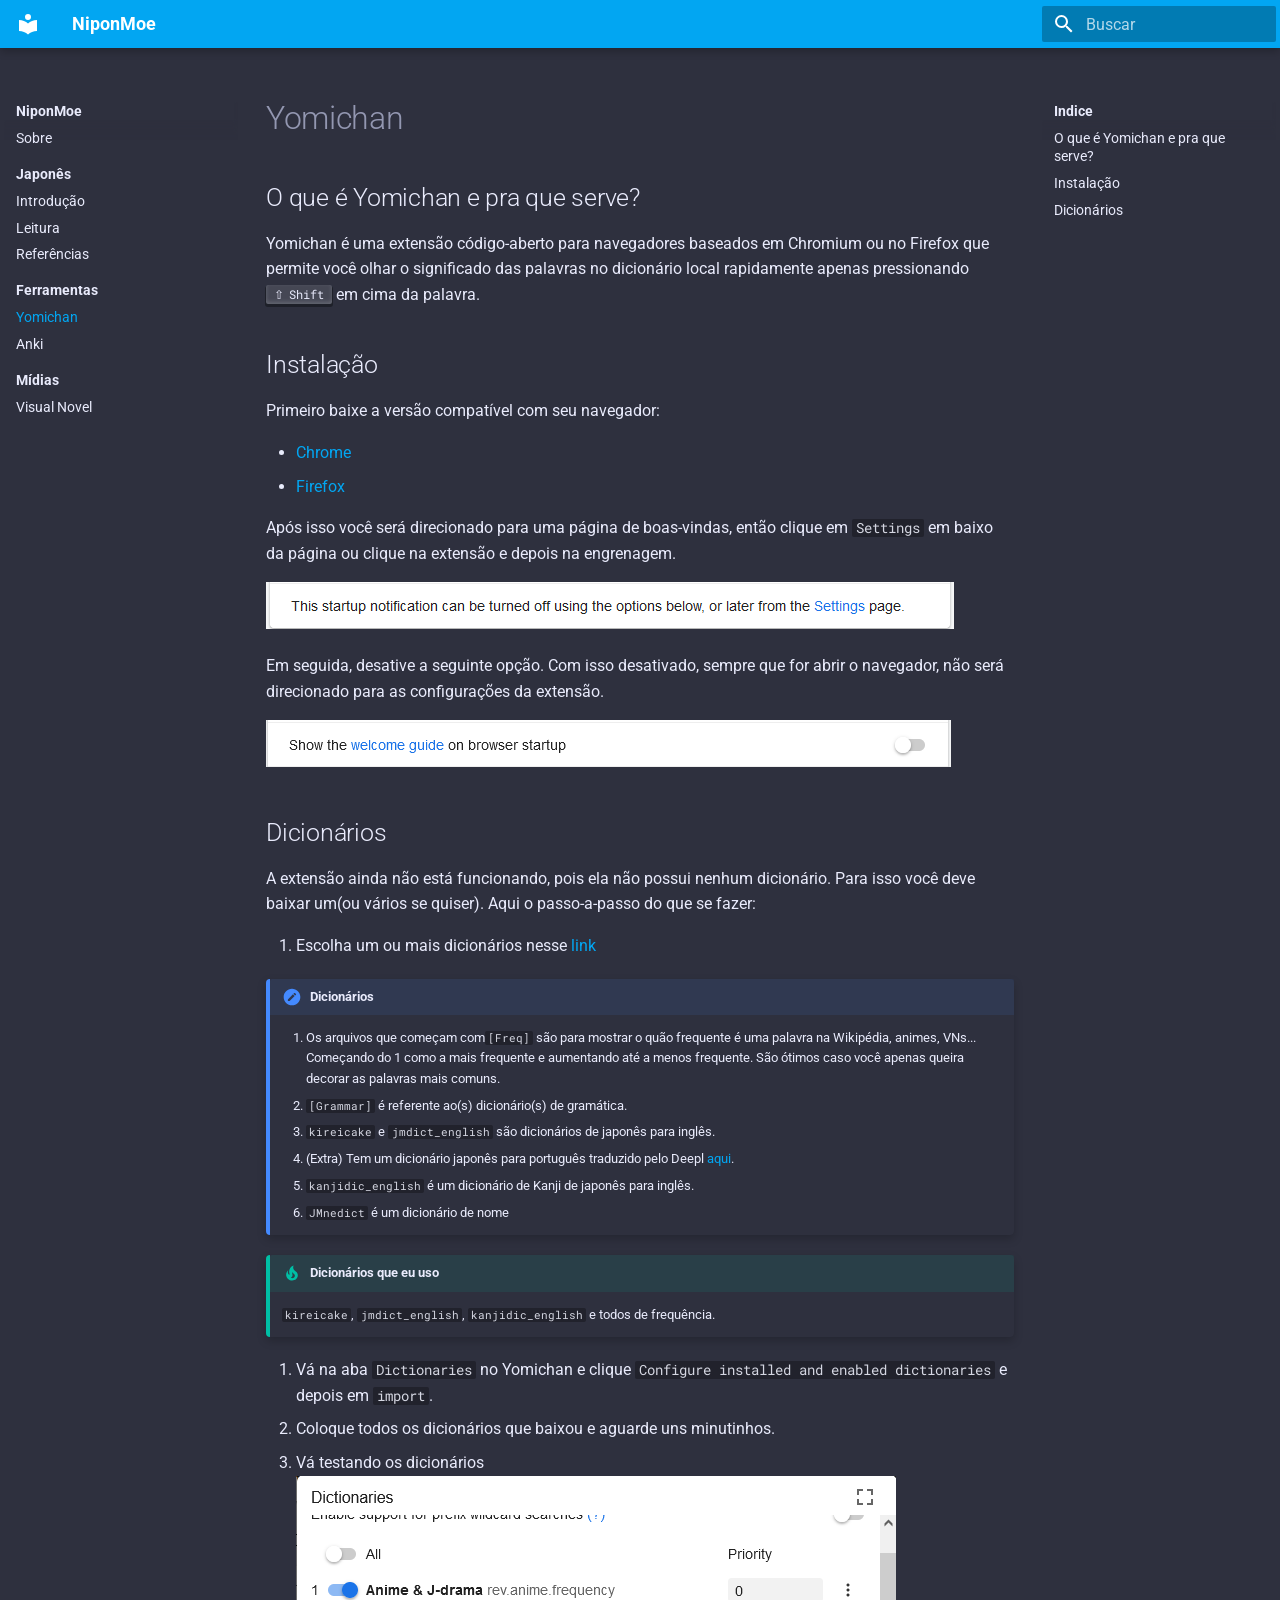
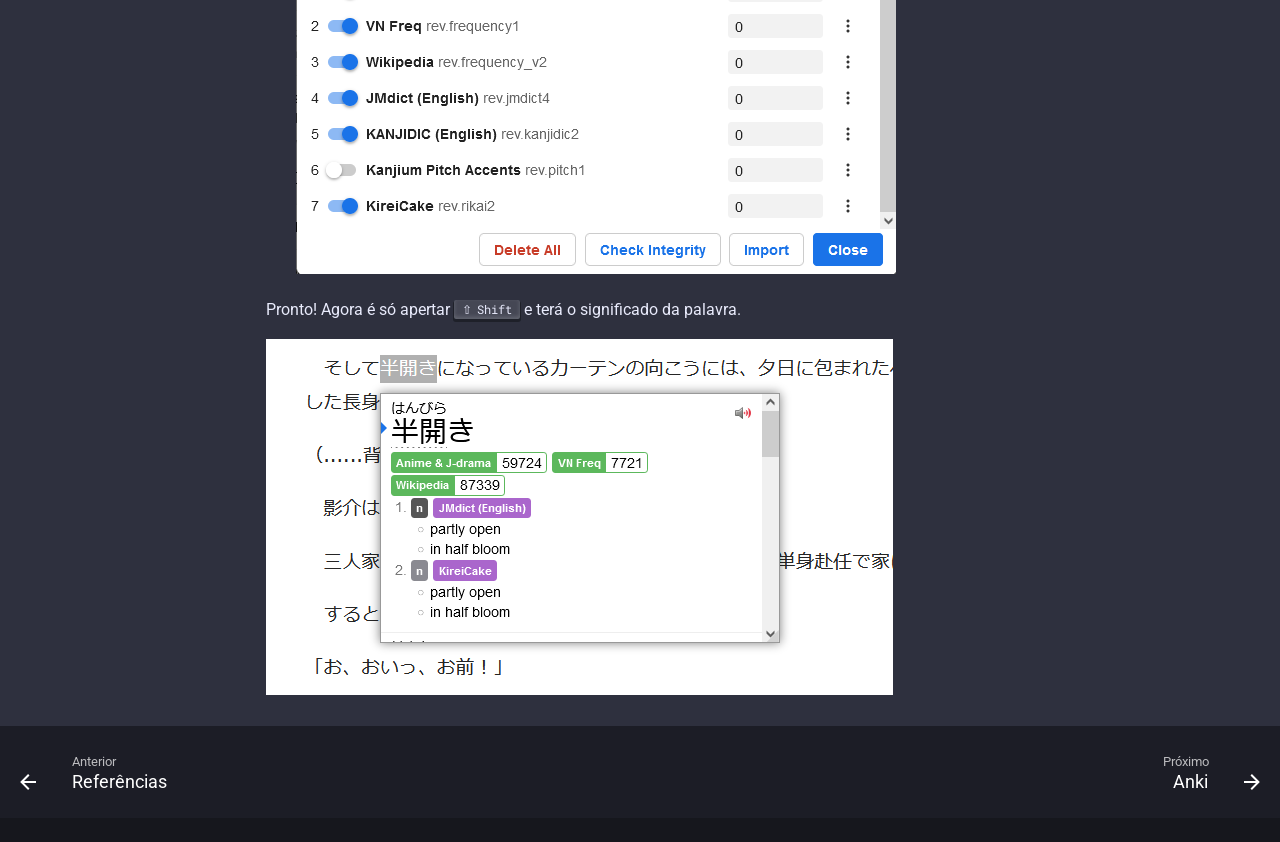
<file: yomichan/index.html>
<!doctype html>
<html lang="pt" class="no-js">
  <head>
    
      <meta charset="utf-8">
      <meta name="viewport" content="width=device-width,initial-scale=1">
      
        <meta name="description" content="Um guia fácil de como aprender japonês com animes, visual novel e light novels.">
      
      
        <meta name="author" content="Rin chan">
      
      
      <link rel="icon" href="../assets/images/favicon.png">
      <meta name="generator" content="mkdocs-1.4.2, mkdocs-material-8.5.8">
    
    
      
        <title>Yomichan - NiponMoe</title>
      
    
    
      <link rel="stylesheet" href="../assets/stylesheets/main.20d9efc8.min.css">
      
        
        <link rel="stylesheet" href="../assets/stylesheets/palette.815d1a91.min.css">
        
          
          
          <meta name="theme-color" content="#02a6f2">
        
      
      

    
    
    
      
        
        
        <link rel="preconnect" href="https://fonts.gstatic.com" crossorigin>
        <link rel="stylesheet" href="https://fonts.googleapis.com/css?family=Roboto:300,300i,400,400i,700,700i%7CRoboto+Mono:400,400i,700,700i&display=fallback">
        <style>:root{--md-text-font:"Roboto";--md-code-font:"Roboto Mono"}</style>
      
    
    
      <link rel="stylesheet" href="../stylesheets/extra.css">
    
    <script>__md_scope=new URL("..",location),__md_hash=e=>[...e].reduce((e,_)=>(e<<5)-e+_.charCodeAt(0),0),__md_get=(e,_=localStorage,t=__md_scope)=>JSON.parse(_.getItem(t.pathname+"."+e)),__md_set=(e,_,t=localStorage,a=__md_scope)=>{try{t.setItem(a.pathname+"."+e,JSON.stringify(_))}catch(e){}}</script>
    
      
  


  
  


  <script id="__analytics">function __md_analytics(){function n(){dataLayer.push(arguments)}window.dataLayer=window.dataLayer||[],n("js",new Date),n("config","G-9ZRXQ4F0HW"),document.addEventListener("DOMContentLoaded",function(){document.forms.search&&document.forms.search.query.addEventListener("blur",function(){this.value&&n("event","search",{search_term:this.value})}),document$.subscribe(function(){var a=document.forms.feedback;if(void 0!==a)for(var e of a.querySelectorAll("[type=submit]"))e.addEventListener("click",function(e){e.preventDefault();var t=document.location.pathname,e=this.getAttribute("data-md-value");n("event","feedback",{page:t,data:e}),a.firstElementChild.disabled=!0;e=a.querySelector(".md-feedback__note [data-md-value='"+e+"']");e&&(e.hidden=!1)}),a.hidden=!1}),location$.subscribe(function(e){n("config","G-9ZRXQ4F0HW",{page_path:e.pathname})})});var e=document.createElement("script");e.async=!0,e.src="https://www.googletagmanager.com/gtag/js?id=G-9ZRXQ4F0HW",document.getElementById("__analytics").insertAdjacentElement("afterEnd",e)}</script>

  
    <script>"undefined"!=typeof __md_analytics&&__md_analytics()</script>
  

    
    
    
  </head>
  
  
    
    
    
    
    
    <body dir="ltr" data-md-color-scheme="slate" data-md-color-primary="light-blue" data-md-color-accent="">
  
    
    
    <input class="md-toggle" data-md-toggle="drawer" type="checkbox" id="__drawer" autocomplete="off">
    <input class="md-toggle" data-md-toggle="search" type="checkbox" id="__search" autocomplete="off">
    <label class="md-overlay" for="__drawer"></label>
    <div data-md-component="skip">
      
        
        <a href="#o-que-e-yomichan-e-pra-que-serve" class="md-skip">
          Pular para conteúdo
        </a>
      
    </div>
    <div data-md-component="announce">
      
    </div>
    
    
      

<header class="md-header" data-md-component="header">
  <nav class="md-header__inner md-grid" aria-label="Cabeçalho">
    <a href=".." title="NiponMoe" class="md-header__button md-logo" aria-label="NiponMoe" data-md-component="logo">
      
  
  <svg xmlns="http://www.w3.org/2000/svg" viewBox="0 0 24 24"><path d="M12 8a3 3 0 0 0 3-3 3 3 0 0 0-3-3 3 3 0 0 0-3 3 3 3 0 0 0 3 3m0 3.54C9.64 9.35 6.5 8 3 8v11c3.5 0 6.64 1.35 9 3.54 2.36-2.19 5.5-3.54 9-3.54V8c-3.5 0-6.64 1.35-9 3.54Z"/></svg>

    </a>
    <label class="md-header__button md-icon" for="__drawer">
      <svg xmlns="http://www.w3.org/2000/svg" viewBox="0 0 24 24"><path d="M3 6h18v2H3V6m0 5h18v2H3v-2m0 5h18v2H3v-2Z"/></svg>
    </label>
    <div class="md-header__title" data-md-component="header-title">
      <div class="md-header__ellipsis">
        <div class="md-header__topic">
          <span class="md-ellipsis">
            NiponMoe
          </span>
        </div>
        <div class="md-header__topic" data-md-component="header-topic">
          <span class="md-ellipsis">
            
              Yomichan
            
          </span>
        </div>
      </div>
    </div>
    
    
    
      <label class="md-header__button md-icon" for="__search">
        <svg xmlns="http://www.w3.org/2000/svg" viewBox="0 0 24 24"><path d="M9.5 3A6.5 6.5 0 0 1 16 9.5c0 1.61-.59 3.09-1.56 4.23l.27.27h.79l5 5-1.5 1.5-5-5v-.79l-.27-.27A6.516 6.516 0 0 1 9.5 16 6.5 6.5 0 0 1 3 9.5 6.5 6.5 0 0 1 9.5 3m0 2C7 5 5 7 5 9.5S7 14 9.5 14 14 12 14 9.5 12 5 9.5 5Z"/></svg>
      </label>
      <div class="md-search" data-md-component="search" role="dialog">
  <label class="md-search__overlay" for="__search"></label>
  <div class="md-search__inner" role="search">
    <form class="md-search__form" name="search">
      <input type="text" class="md-search__input" name="query" aria-label="Buscar" placeholder="Buscar" autocapitalize="off" autocorrect="off" autocomplete="off" spellcheck="false" data-md-component="search-query" required>
      <label class="md-search__icon md-icon" for="__search">
        <svg xmlns="http://www.w3.org/2000/svg" viewBox="0 0 24 24"><path d="M9.5 3A6.5 6.5 0 0 1 16 9.5c0 1.61-.59 3.09-1.56 4.23l.27.27h.79l5 5-1.5 1.5-5-5v-.79l-.27-.27A6.516 6.516 0 0 1 9.5 16 6.5 6.5 0 0 1 3 9.5 6.5 6.5 0 0 1 9.5 3m0 2C7 5 5 7 5 9.5S7 14 9.5 14 14 12 14 9.5 12 5 9.5 5Z"/></svg>
        <svg xmlns="http://www.w3.org/2000/svg" viewBox="0 0 24 24"><path d="M20 11v2H8l5.5 5.5-1.42 1.42L4.16 12l7.92-7.92L13.5 5.5 8 11h12Z"/></svg>
      </label>
      <nav class="md-search__options" aria-label="Pesquisar">
        
        <button type="reset" class="md-search__icon md-icon" title="Limpar" aria-label="Limpar" tabindex="-1">
          <svg xmlns="http://www.w3.org/2000/svg" viewBox="0 0 24 24"><path d="M19 6.41 17.59 5 12 10.59 6.41 5 5 6.41 10.59 12 5 17.59 6.41 19 12 13.41 17.59 19 19 17.59 13.41 12 19 6.41Z"/></svg>
        </button>
      </nav>
      
    </form>
    <div class="md-search__output">
      <div class="md-search__scrollwrap" data-md-scrollfix>
        <div class="md-search-result" data-md-component="search-result">
          <div class="md-search-result__meta">
            Inicializando busca
          </div>
          <ol class="md-search-result__list"></ol>
        </div>
      </div>
    </div>
  </div>
</div>
    
    
  </nav>
  
</header>
    
    <div class="md-container" data-md-component="container">
      
      
        
          
        
      
      <main class="md-main" data-md-component="main">
        <div class="md-main__inner md-grid">
          
            
              
              <div class="md-sidebar md-sidebar--primary" data-md-component="sidebar" data-md-type="navigation" >
                <div class="md-sidebar__scrollwrap">
                  <div class="md-sidebar__inner">
                    


<nav class="md-nav md-nav--primary" aria-label="Navegação" data-md-level="0">
  <label class="md-nav__title" for="__drawer">
    <a href=".." title="NiponMoe" class="md-nav__button md-logo" aria-label="NiponMoe" data-md-component="logo">
      
  
  <svg xmlns="http://www.w3.org/2000/svg" viewBox="0 0 24 24"><path d="M12 8a3 3 0 0 0 3-3 3 3 0 0 0-3-3 3 3 0 0 0-3 3 3 3 0 0 0 3 3m0 3.54C9.64 9.35 6.5 8 3 8v11c3.5 0 6.64 1.35 9 3.54 2.36-2.19 5.5-3.54 9-3.54V8c-3.5 0-6.64 1.35-9 3.54Z"/></svg>

    </a>
    NiponMoe
  </label>
  
  <ul class="md-nav__list" data-md-scrollfix>
    
      
      
      

  
  
  
    <li class="md-nav__item">
      <a href=".." class="md-nav__link">
        Sobre
      </a>
    </li>
  

    
      
      
      

  
  
  
    
      
    
    <li class="md-nav__item md-nav__item--section md-nav__item--nested">
      
      
        <input class="md-nav__toggle md-toggle" data-md-toggle="__nav_2" type="checkbox" id="__nav_2" >
      
      
      
      
        <label class="md-nav__link" for="__nav_2">
          Japonês
          <span class="md-nav__icon md-icon"></span>
        </label>
      
      <nav class="md-nav" aria-label="Japonês" data-md-level="1">
        <label class="md-nav__title" for="__nav_2">
          <span class="md-nav__icon md-icon"></span>
          Japonês
        </label>
        <ul class="md-nav__list" data-md-scrollfix>
          
            
              
  
  
  
    <li class="md-nav__item">
      <a href="../intro/" class="md-nav__link">
        Introdução
      </a>
    </li>
  

            
          
            
              
  
  
  
    <li class="md-nav__item">
      <a href="../leitura/" class="md-nav__link">
        Leitura
      </a>
    </li>
  

            
          
            
              
  
  
  
    <li class="md-nav__item">
      <a href="../referencia/" class="md-nav__link">
        Referências
      </a>
    </li>
  

            
          
        </ul>
      </nav>
    </li>
  

    
      
      
      

  
  
    
  
  
    
      
    
    <li class="md-nav__item md-nav__item--active md-nav__item--section md-nav__item--nested">
      
      
        <input class="md-nav__toggle md-toggle" data-md-toggle="__nav_3" type="checkbox" id="__nav_3" checked>
      
      
      
      
        <label class="md-nav__link" for="__nav_3">
          Ferramentas
          <span class="md-nav__icon md-icon"></span>
        </label>
      
      <nav class="md-nav" aria-label="Ferramentas" data-md-level="1">
        <label class="md-nav__title" for="__nav_3">
          <span class="md-nav__icon md-icon"></span>
          Ferramentas
        </label>
        <ul class="md-nav__list" data-md-scrollfix>
          
            
              
  
  
    
  
  
    <li class="md-nav__item md-nav__item--active">
      
      <input class="md-nav__toggle md-toggle" data-md-toggle="toc" type="checkbox" id="__toc">
      
      
      
        <label class="md-nav__link md-nav__link--active" for="__toc">
          Yomichan
          <span class="md-nav__icon md-icon"></span>
        </label>
      
      <a href="./" class="md-nav__link md-nav__link--active">
        Yomichan
      </a>
      
        

<nav class="md-nav md-nav--secondary" aria-label="Indice">
  
  
  
  
    <label class="md-nav__title" for="__toc">
      <span class="md-nav__icon md-icon"></span>
      Indice
    </label>
    <ul class="md-nav__list" data-md-component="toc" data-md-scrollfix>
      
        <li class="md-nav__item">
  <a href="#o-que-e-yomichan-e-pra-que-serve" class="md-nav__link">
    O que é Yomichan e pra que serve?
  </a>
  
</li>
      
        <li class="md-nav__item">
  <a href="#instalacao" class="md-nav__link">
    Instalação
  </a>
  
</li>
      
        <li class="md-nav__item">
  <a href="#dicionarios" class="md-nav__link">
    Dicionários
  </a>
  
</li>
      
    </ul>
  
</nav>
      
    </li>
  

            
          
            
              
  
  
  
    <li class="md-nav__item">
      <a href="../anki/" class="md-nav__link">
        Anki
      </a>
    </li>
  

            
          
        </ul>
      </nav>
    </li>
  

    
      
      
      

  
  
  
    
      
    
    <li class="md-nav__item md-nav__item--section md-nav__item--nested">
      
      
        <input class="md-nav__toggle md-toggle" data-md-toggle="__nav_4" type="checkbox" id="__nav_4" >
      
      
      
      
        <label class="md-nav__link" for="__nav_4">
          Mídias
          <span class="md-nav__icon md-icon"></span>
        </label>
      
      <nav class="md-nav" aria-label="Mídias" data-md-level="1">
        <label class="md-nav__title" for="__nav_4">
          <span class="md-nav__icon md-icon"></span>
          Mídias
        </label>
        <ul class="md-nav__list" data-md-scrollfix>
          
            
              
  
  
  
    <li class="md-nav__item">
      <a href="../vn/" class="md-nav__link">
        Visual Novel
      </a>
    </li>
  

            
          
        </ul>
      </nav>
    </li>
  

    
  </ul>
</nav>
                  </div>
                </div>
              </div>
            
            
              
              <div class="md-sidebar md-sidebar--secondary" data-md-component="sidebar" data-md-type="toc" >
                <div class="md-sidebar__scrollwrap">
                  <div class="md-sidebar__inner">
                    

<nav class="md-nav md-nav--secondary" aria-label="Indice">
  
  
  
  
    <label class="md-nav__title" for="__toc">
      <span class="md-nav__icon md-icon"></span>
      Indice
    </label>
    <ul class="md-nav__list" data-md-component="toc" data-md-scrollfix>
      
        <li class="md-nav__item">
  <a href="#o-que-e-yomichan-e-pra-que-serve" class="md-nav__link">
    O que é Yomichan e pra que serve?
  </a>
  
</li>
      
        <li class="md-nav__item">
  <a href="#instalacao" class="md-nav__link">
    Instalação
  </a>
  
</li>
      
        <li class="md-nav__item">
  <a href="#dicionarios" class="md-nav__link">
    Dicionários
  </a>
  
</li>
      
    </ul>
  
</nav>
                  </div>
                </div>
              </div>
            
          
          
            <div class="md-content" data-md-component="content">
              <article class="md-content__inner md-typeset">
                
                  


  <h1>Yomichan</h1>

<h2 id="o-que-e-yomichan-e-pra-que-serve">O que é Yomichan e pra que serve?</h2>
<p>Yomichan é uma extensão código-aberto para navegadores baseados em Chromium ou no Firefox que permite você olhar o significado das palavras no dicionário local rapidamente apenas pressionando <span class="keys"><kbd class="key-shift">Shift</kbd></span> em cima da palavra.</p>
<h2 id="instalacao">Instalação</h2>
<p>Primeiro baixe a versão compatível com seu navegador:</p>
<ul>
<li><a href="https://chrome.google.com/webstore/detail/yomichan/ogmnaimimemjmbakcfefmnahgdfhfami">Chrome</a></li>
<li><a href="https://addons.mozilla.org/en-US/firefox/addon/yomichan/">Firefox</a></li>
</ul>
<p>Após isso você será direcionado para uma página de boas-vindas, então clique em <code>Settings</code> em baixo da página ou clique na extensão e depois na engrenagem.</p>
<p><img alt="yomichan-1" src="../imagens/yomichan-2.png" /></p>
<p>Em seguida, desative a seguinte opção. Com isso desativado, sempre que for abrir o navegador, não será direcionado para as configurações da extensão.</p>
<p><img alt="3" src="../imagens/yomichan-3.png" /></p>
<h2 id="dicionarios">Dicionários</h2>
<p>A extensão ainda não está funcionando, pois ela não possui nenhum dicionário. Para isso você deve baixar um(ou vários se quiser). Aqui o passo-a-passo do que se fazer:</p>
<ol>
<li>Escolha um ou mais dicionários nesse <a href="https://drive.google.com/drive/folders/1waPgFWM38hHop9Y6cNPhMeWd4fNS2mKv?usp=sharing">link</a></li>
</ol>
<div class="admonition note">
<p class="admonition-title">Dicionários</p>
<ol>
<li>Os arquivos que começam com<code>[Freq]</code> são para mostrar o quão frequente é uma palavra na Wikipédia, animes, VNs... Começando do 1 como a mais frequente e aumentando até a   menos frequente. São ótimos caso você apenas queira decorar as palavras mais comuns.</li>
<li><code>[Grammar]</code> é referente ao(s) dicionário(s) de gramática.</li>
<li><code>kireicake</code> e <code>jmdict_english</code> são dicionários de japonês para inglês.</li>
<li>(Extra) Tem um dicionário japonês para português traduzido pelo Deepl <a href="https://github.com/eyeS-Code/jmdict_portuguese">aqui</a>.</li>
<li><code>kanjidic_english</code> é um dicionário de Kanji de japonês para inglês.</li>
<li><code>JMnedict</code> é um dicionário de nome</li>
</ol>
</div>
<div class="admonition tip">
<p class="admonition-title">Dicionários que eu uso</p>
<p><code>kireicake</code>, <code>jmdict_english</code>, <code>kanjidic_english</code> e todos de frequência.</p>
</div>
<ol>
<li>Vá na aba <code>Dictionaries</code> no Yomichan e clique <code>Configure installed and enabled dictionaries</code> e depois em <code>import</code>.</li>
<li>Coloque todos os dicionários que baixou e aguarde uns minutinhos.</li>
<li>Vá testando os dicionários <img alt="dic" src="../imagens/dic.png" /></li>
</ol>
<p>Pronto! Agora é só apertar <span class="keys"><kbd class="key-shift">Shift</kbd></span> e terá o significado da palavra.</p>
<p><img alt="4" src="../imagens/yomichan-4.png" /></p>


  




                
              </article>
            </div>
          
          
  <script>var tabs=__md_get("__tabs");if(Array.isArray(tabs))e:for(var set of document.querySelectorAll(".tabbed-set")){var tab,labels=set.querySelector(".tabbed-labels");for(tab of tabs)for(var label of labels.getElementsByTagName("label"))if(label.innerText.trim()===tab){var input=document.getElementById(label.htmlFor);input.checked=!0;continue e}}</script>

        </div>
        
      </main>
      
        <footer class="md-footer">
  
    
    <nav class="md-footer__inner md-grid" aria-label="Rodapé" >
      
        
        <a href="../referencia/" class="md-footer__link md-footer__link--prev" aria-label="Anterior: Referências" rel="prev">
          <div class="md-footer__button md-icon">
            <svg xmlns="http://www.w3.org/2000/svg" viewBox="0 0 24 24"><path d="M20 11v2H8l5.5 5.5-1.42 1.42L4.16 12l7.92-7.92L13.5 5.5 8 11h12Z"/></svg>
          </div>
          <div class="md-footer__title">
            <div class="md-ellipsis">
              <span class="md-footer__direction">
                Anterior
              </span>
              Referências
            </div>
          </div>
        </a>
      
      
        
        <a href="../anki/" class="md-footer__link md-footer__link--next" aria-label="Próximo: Anki" rel="next">
          <div class="md-footer__title">
            <div class="md-ellipsis">
              <span class="md-footer__direction">
                Próximo
              </span>
              Anki
            </div>
          </div>
          <div class="md-footer__button md-icon">
            <svg xmlns="http://www.w3.org/2000/svg" viewBox="0 0 24 24"><path d="M4 11v2h12l-5.5 5.5 1.42 1.42L19.84 12l-7.92-7.92L10.5 5.5 16 11H4Z"/></svg>
          </div>
        </a>
      
    </nav>
  
  <div class="md-footer-meta md-typeset">
    <div class="md-footer-meta__inner md-grid">
      <div class="md-copyright">
  
  
</div>
      
    </div>
  </div>
</footer>
      
    </div>
    <div class="md-dialog" data-md-component="dialog">
      <div class="md-dialog__inner md-typeset"></div>
    </div>
    
    <script id="__config" type="application/json">{"base": "..", "features": ["navigation.sections", "content.tooltips", "content.tabs.link"], "search": "../assets/javascripts/workers/search.16e2a7d4.min.js", "translations": {"clipboard.copied": "Copiado para \u00e1rea de Transfer\u00eancia", "clipboard.copy": "Copiar para \u00e1rea de Transfer\u00eancia", "search.config.lang": "pt", "search.config.pipeline": "trimmer, stopWordFilter", "search.config.separator": "[\\s\\-]+", "search.placeholder": "Buscar", "search.result.more.one": "1 more on this page", "search.result.more.other": "# more on this page", "search.result.none": "Nenhum documento encontrado", "search.result.one": "1 documento encontrado", "search.result.other": "# documentos encontrados", "search.result.placeholder": "Digite para iniciar a busca", "search.result.term.missing": "Perdido", "select.version.title": "Selecione a vers\u00e3o"}}</script>
    
    
      <script src="../assets/javascripts/bundle.d6c3db9e.min.js"></script>
      
    
  </body>
</html>
</file>
<file: stylesheets/extra.css>
.md-grid {
    max-width: 1280px; 
  
  }
.md-typeset .admonition,
.md-typeset details {
  border-width: 0;
  border-left-width: 4px;
}
</file>
<file: assets/stylesheets/main.20d9efc8.min.css>
@charset "UTF-8";html{-webkit-text-size-adjust:none;-moz-text-size-adjust:none;-ms-text-size-adjust:none;text-size-adjust:none;box-sizing:border-box}*,:after,:before{box-sizing:inherit}@media (prefers-reduced-motion){*,:after,:before{transition:none!important}}body{margin:0}a,button,input,label{-webkit-tap-highlight-color:transparent}a{color:inherit;text-decoration:none}hr{border:0;box-sizing:initial;display:block;height:.05rem;overflow:visible;padding:0}small{font-size:80%}sub,sup{line-height:1em}img{border-style:none}table{border-collapse:initial;border-spacing:0}td,th{font-weight:400;vertical-align:top}button{background:transparent;border:0;font-family:inherit;font-size:inherit;margin:0;padding:0}input{border:0;outline:none}:root,[data-md-color-scheme=default]{--md-default-fg-color:rgba(0,0,0,.87);--md-default-fg-color--light:rgba(0,0,0,.54);--md-default-fg-color--lighter:rgba(0,0,0,.32);--md-default-fg-color--lightest:rgba(0,0,0,.07);--md-default-bg-color:#fff;--md-default-bg-color--light:hsla(0,0%,100%,.7);--md-default-bg-color--lighter:hsla(0,0%,100%,.3);--md-default-bg-color--lightest:hsla(0,0%,100%,.12);--md-primary-fg-color:#4051b5;--md-primary-fg-color--light:#5d6cc0;--md-primary-fg-color--dark:#303fa1;--md-primary-bg-color:#fff;--md-primary-bg-color--light:hsla(0,0%,100%,.7);--md-accent-fg-color:#526cfe;--md-accent-fg-color--transparent:rgba(82,108,254,.1);--md-accent-bg-color:#fff;--md-accent-bg-color--light:hsla(0,0%,100%,.7);--md-code-fg-color:#36464e;--md-code-bg-color:#f5f5f5;--md-code-hl-color:rgba(255,255,0,.5);--md-code-hl-number-color:#d52a2a;--md-code-hl-special-color:#db1457;--md-code-hl-function-color:#a846b9;--md-code-hl-constant-color:#6e59d9;--md-code-hl-keyword-color:#3f6ec6;--md-code-hl-string-color:#1c7d4d;--md-code-hl-name-color:var(--md-code-fg-color);--md-code-hl-operator-color:var(--md-default-fg-color--light);--md-code-hl-punctuation-color:var(--md-default-fg-color--light);--md-code-hl-comment-color:var(--md-default-fg-color--light);--md-code-hl-generic-color:var(--md-default-fg-color--light);--md-code-hl-variable-color:var(--md-default-fg-color--light);--md-typeset-color:var(--md-default-fg-color);--md-typeset-a-color:var(--md-primary-fg-color);--md-typeset-mark-color:rgba(255,255,0,.5);--md-typeset-del-color:rgba(245,80,61,.15);--md-typeset-ins-color:rgba(11,213,112,.15);--md-typeset-kbd-color:#fafafa;--md-typeset-kbd-accent-color:#fff;--md-typeset-kbd-border-color:#b8b8b8;--md-typeset-table-color:rgba(0,0,0,.12);--md-admonition-fg-color:var(--md-default-fg-color);--md-admonition-bg-color:var(--md-default-bg-color);--md-footer-fg-color:#fff;--md-footer-fg-color--light:hsla(0,0%,100%,.7);--md-footer-fg-color--lighter:hsla(0,0%,100%,.3);--md-footer-bg-color:rgba(0,0,0,.87);--md-footer-bg-color--dark:rgba(0,0,0,.32);--md-shadow-z1:0 0.2rem 0.5rem rgba(0,0,0,.05),0 0 0.05rem rgba(0,0,0,.1);--md-shadow-z2:0 0.2rem 0.5rem rgba(0,0,0,.1),0 0 0.05rem rgba(0,0,0,.25);--md-shadow-z3:0 0.2rem 0.5rem rgba(0,0,0,.2),0 0 0.05rem rgba(0,0,0,.35)}.md-icon svg{fill:currentcolor;display:block;height:1.2rem;width:1.2rem}body{-webkit-font-smoothing:antialiased;-moz-osx-font-smoothing:grayscale;--md-text-font-family:var(--md-text-font,_),-apple-system,BlinkMacSystemFont,Helvetica,Arial,sans-serif;--md-code-font-family:var(--md-code-font,_),SFMono-Regular,Consolas,Menlo,monospace}body,input{font-feature-settings:"kern","liga";font-family:var(--md-text-font-family)}body,code,input,kbd,pre{color:var(--md-typeset-color)}code,kbd,pre{font-feature-settings:"kern";font-family:var(--md-code-font-family)}:root{--md-typeset-table-sort-icon:url('data:image/svg+xml;charset=utf-8,<svg xmlns="http://www.w3.org/2000/svg" viewBox="0 0 24 24"><path d="m18 21-4-4h3V7h-3l4-4 4 4h-3v10h3M2 19v-2h10v2M2 13v-2h7v2M2 7V5h4v2H2Z"/></svg>');--md-typeset-table-sort-icon--asc:url('data:image/svg+xml;charset=utf-8,<svg xmlns="http://www.w3.org/2000/svg" viewBox="0 0 24 24"><path d="M19 17h3l-4 4-4-4h3V3h2M2 17h10v2H2M6 5v2H2V5m0 6h7v2H2v-2Z"/></svg>');--md-typeset-table-sort-icon--desc:url('data:image/svg+xml;charset=utf-8,<svg xmlns="http://www.w3.org/2000/svg" viewBox="0 0 24 24"><path d="M19 7h3l-4-4-4 4h3v14h2M2 17h10v2H2M6 5v2H2V5m0 6h7v2H2v-2Z"/></svg>')}.md-typeset{-webkit-print-color-adjust:exact;color-adjust:exact;font-size:.8rem;line-height:1.6}@media print{.md-typeset{font-size:.68rem}}.md-typeset blockquote,.md-typeset dl,.md-typeset figure,.md-typeset ol,.md-typeset pre,.md-typeset ul{margin-bottom:1em;margin-top:1em}.md-typeset h1{color:var(--md-default-fg-color--light);font-size:2em;line-height:1.3;margin:0 0 1.25em}.md-typeset h1,.md-typeset h2{font-weight:300;letter-spacing:-.01em}.md-typeset h2{font-size:1.5625em;line-height:1.4;margin:1.6em 0 .64em}.md-typeset h3{font-size:1.25em;font-weight:400;letter-spacing:-.01em;line-height:1.5;margin:1.6em 0 .8em}.md-typeset h2+h3{margin-top:.8em}.md-typeset h4{font-weight:700;letter-spacing:-.01em;margin:1em 0}.md-typeset h5,.md-typeset h6{color:var(--md-default-fg-color--light);font-size:.8em;font-weight:700;letter-spacing:-.01em;margin:1.25em 0}.md-typeset h5{text-transform:uppercase}.md-typeset hr{border-bottom:.05rem solid var(--md-default-fg-color--lightest);display:flow-root;margin:1.5em 0}.md-typeset a{color:var(--md-typeset-a-color);word-break:break-word}.md-typeset a,.md-typeset a:before{transition:color 125ms}.md-typeset a:focus,.md-typeset a:hover{color:var(--md-accent-fg-color)}.md-typeset a:focus code,.md-typeset a:hover code{background-color:var(--md-accent-fg-color--transparent)}.md-typeset a code{color:currentcolor;transition:background-color 125ms}.md-typeset a.focus-visible{outline-color:var(--md-accent-fg-color);outline-offset:.2rem}.md-typeset code,.md-typeset kbd,.md-typeset pre{color:var(--md-code-fg-color);direction:ltr;font-variant-ligatures:none}@media print{.md-typeset code,.md-typeset kbd,.md-typeset pre{white-space:pre-wrap}}.md-typeset code{background-color:var(--md-code-bg-color);border-radius:.1rem;-webkit-box-decoration-break:clone;box-decoration-break:clone;font-size:.85em;padding:0 .2941176471em;word-break:break-word}.md-typeset code:not(.focus-visible){-webkit-tap-highlight-color:transparent;outline:none}.md-typeset pre{display:flow-root;line-height:1.4;position:relative}.md-typeset pre>code{-webkit-box-decoration-break:slice;box-decoration-break:slice;box-shadow:none;display:block;margin:0;outline-color:var(--md-accent-fg-color);overflow:auto;padding:.7720588235em 1.1764705882em;scrollbar-color:var(--md-default-fg-color--lighter) transparent;scrollbar-width:thin;touch-action:auto;word-break:normal}.md-typeset pre>code:hover{scrollbar-color:var(--md-accent-fg-color) transparent}.md-typeset pre>code::-webkit-scrollbar{height:.2rem;width:.2rem}.md-typeset pre>code::-webkit-scrollbar-thumb{background-color:var(--md-default-fg-color--lighter)}.md-typeset pre>code::-webkit-scrollbar-thumb:hover{background-color:var(--md-accent-fg-color)}.md-typeset kbd{background-color:var(--md-typeset-kbd-color);border-radius:.1rem;box-shadow:0 .1rem 0 .05rem var(--md-typeset-kbd-border-color),0 .1rem 0 var(--md-typeset-kbd-border-color),0 -.1rem .2rem var(--md-typeset-kbd-accent-color) inset;color:var(--md-default-fg-color);display:inline-block;font-size:.75em;padding:0 .6666666667em;vertical-align:text-top;word-break:break-word}.md-typeset mark{background-color:var(--md-typeset-mark-color);-webkit-box-decoration-break:clone;box-decoration-break:clone;color:inherit;word-break:break-word}.md-typeset abbr{border-bottom:.05rem dotted var(--md-default-fg-color--light);cursor:help;text-decoration:none}@media (hover:none){.md-typeset abbr{position:relative}.md-typeset abbr[title]:-webkit-any(:focus,:hover):after{background-color:var(--md-default-fg-color);border-radius:.1rem;box-shadow:var(--md-shadow-z3);color:var(--md-default-bg-color);content:attr(title);display:inline-block;font-size:.7rem;margin-top:2em;max-width:80%;min-width:-webkit-max-content;min-width:max-content;padding:.2rem .3rem;position:absolute;width:auto}.md-typeset abbr[title]:-moz-any(:focus,:hover):after{background-color:var(--md-default-fg-color);border-radius:.1rem;box-shadow:var(--md-shadow-z3);color:var(--md-default-bg-color);content:attr(title);display:inline-block;font-size:.7rem;margin-top:2em;max-width:80%;min-width:-moz-max-content;min-width:max-content;padding:.2rem .3rem;position:absolute;width:auto}[dir=ltr] .md-typeset abbr[title]:-webkit-any(:focus,:hover):after{left:0}[dir=ltr] .md-typeset abbr[title]:-moz-any(:focus,:hover):after{left:0}[dir=ltr] .md-typeset abbr[title]:is(:focus,:hover):after{left:0}[dir=rtl] .md-typeset abbr[title]:-webkit-any(:focus,:hover):after{right:0}[dir=rtl] .md-typeset abbr[title]:-moz-any(:focus,:hover):after{right:0}[dir=rtl] .md-typeset abbr[title]:is(:focus,:hover):after{right:0}.md-typeset abbr[title]:is(:focus,:hover):after{background-color:var(--md-default-fg-color);border-radius:.1rem;box-shadow:var(--md-shadow-z3);color:var(--md-default-bg-color);content:attr(title);display:inline-block;font-size:.7rem;margin-top:2em;max-width:80%;min-width:-webkit-max-content;min-width:-moz-max-content;min-width:max-content;padding:.2rem .3rem;position:absolute;width:auto}}.md-typeset small{opacity:.75}[dir=ltr] .md-typeset sub,[dir=ltr] .md-typeset sup{margin-left:.078125em}[dir=rtl] .md-typeset sub,[dir=rtl] .md-typeset sup{margin-right:.078125em}[dir=ltr] .md-typeset blockquote{padding-left:.6rem}[dir=rtl] .md-typeset blockquote{padding-right:.6rem}[dir=ltr] .md-typeset blockquote{border-left:.2rem solid var(--md-default-fg-color--lighter)}[dir=rtl] .md-typeset blockquote{border-right:.2rem solid var(--md-default-fg-color--lighter)}.md-typeset blockquote{color:var(--md-default-fg-color--light);margin-left:0;margin-right:0}.md-typeset ul{list-style-type:disc}[dir=ltr] .md-typeset ol,[dir=ltr] .md-typeset ul{margin-left:.625em}[dir=rtl] .md-typeset ol,[dir=rtl] .md-typeset ul{margin-right:.625em}.md-typeset ol,.md-typeset ul{padding:0}.md-typeset ol:not([hidden]),.md-typeset ul:not([hidden]){display:flow-root}.md-typeset ol ol,.md-typeset ul ol{list-style-type:lower-alpha}.md-typeset ol ol ol,.md-typeset ul ol ol{list-style-type:lower-roman}[dir=ltr] .md-typeset ol li,[dir=ltr] .md-typeset ul li{margin-left:1.25em}[dir=rtl] .md-typeset ol li,[dir=rtl] .md-typeset ul li{margin-right:1.25em}.md-typeset ol li,.md-typeset ul li{margin-bottom:.5em}.md-typeset ol li blockquote,.md-typeset ol li p,.md-typeset ul li blockquote,.md-typeset ul li p{margin:.5em 0}.md-typeset ol li:last-child,.md-typeset ul li:last-child{margin-bottom:0}.md-typeset ol li :-webkit-any(ul,ol),.md-typeset ul li :-webkit-any(ul,ol){margin-bottom:.5em;margin-top:.5em}.md-typeset ol li :-moz-any(ul,ol),.md-typeset ul li :-moz-any(ul,ol){margin-bottom:.5em;margin-top:.5em}[dir=ltr] .md-typeset ol li :-webkit-any(ul,ol),[dir=ltr] .md-typeset ul li :-webkit-any(ul,ol){margin-left:.625em}[dir=ltr] .md-typeset ol li :-moz-any(ul,ol),[dir=ltr] .md-typeset ul li :-moz-any(ul,ol){margin-left:.625em}[dir=ltr] .md-typeset ol li :is(ul,ol),[dir=ltr] .md-typeset ul li :is(ul,ol){margin-left:.625em}[dir=rtl] .md-typeset ol li :-webkit-any(ul,ol),[dir=rtl] .md-typeset ul li :-webkit-any(ul,ol){margin-right:.625em}[dir=rtl] .md-typeset ol li :-moz-any(ul,ol),[dir=rtl] .md-typeset ul li :-moz-any(ul,ol){margin-right:.625em}[dir=rtl] .md-typeset ol li :is(ul,ol),[dir=rtl] .md-typeset ul li :is(ul,ol){margin-right:.625em}.md-typeset ol li :is(ul,ol),.md-typeset ul li :is(ul,ol){margin-bottom:.5em;margin-top:.5em}[dir=ltr] .md-typeset dd{margin-left:1.875em}[dir=rtl] .md-typeset dd{margin-right:1.875em}.md-typeset dd{margin-bottom:1.5em;margin-top:1em}.md-typeset img,.md-typeset svg,.md-typeset video{height:auto;max-width:100%}.md-typeset img[align=left]{margin:1em 1em 1em 0}.md-typeset img[align=right]{margin:1em 0 1em 1em}.md-typeset img[align]:only-child{margin-top:0}.md-typeset img[src$="#gh-dark-mode-only"],.md-typeset img[src$="#only-dark"]{display:none}.md-typeset figure{display:flow-root;margin:1em auto;max-width:100%;text-align:center;width:-webkit-fit-content;width:-moz-fit-content;width:fit-content}.md-typeset figure img{display:block}.md-typeset figcaption{font-style:italic;margin:1em auto;max-width:24rem}.md-typeset iframe{max-width:100%}.md-typeset table:not([class]){background-color:var(--md-default-bg-color);border:.05rem solid var(--md-typeset-table-color);border-radius:.1rem;display:inline-block;font-size:.64rem;max-width:100%;overflow:auto;touch-action:auto}@media print{.md-typeset table:not([class]){display:table}}.md-typeset table:not([class])+*{margin-top:1.5em}.md-typeset table:not([class]) :-webkit-any(th,td)>:first-child{margin-top:0}.md-typeset table:not([class]) :-moz-any(th,td)>:first-child{margin-top:0}.md-typeset table:not([class]) :is(th,td)>:first-child{margin-top:0}.md-typeset table:not([class]) :-webkit-any(th,td)>:last-child{margin-bottom:0}.md-typeset table:not([class]) :-moz-any(th,td)>:last-child{margin-bottom:0}.md-typeset table:not([class]) :is(th,td)>:last-child{margin-bottom:0}.md-typeset table:not([class]) :-webkit-any(th,td):not([align]){text-align:left}.md-typeset table:not([class]) :-moz-any(th,td):not([align]){text-align:left}.md-typeset table:not([class]) :is(th,td):not([align]){text-align:left}[dir=rtl] .md-typeset table:not([class]) :-webkit-any(th,td):not([align]){text-align:right}[dir=rtl] .md-typeset table:not([class]) :-moz-any(th,td):not([align]){text-align:right}[dir=rtl] .md-typeset table:not([class]) :is(th,td):not([align]){text-align:right}.md-typeset table:not([class]) th{font-weight:700;min-width:5rem;padding:.9375em 1.25em;vertical-align:top}.md-typeset table:not([class]) td{border-top:.05rem solid var(--md-typeset-table-color);padding:.9375em 1.25em;vertical-align:top}.md-typeset table:not([class]) tbody tr{transition:background-color 125ms}.md-typeset table:not([class]) tbody tr:hover{background-color:rgba(0,0,0,.035);box-shadow:0 .05rem 0 var(--md-default-bg-color) inset}.md-typeset table:not([class]) a{word-break:normal}.md-typeset table th[role=columnheader]{cursor:pointer}[dir=ltr] .md-typeset table th[role=columnheader]:after{margin-left:.5em}[dir=rtl] .md-typeset table th[role=columnheader]:after{margin-right:.5em}.md-typeset table th[role=columnheader]:after{content:"";display:inline-block;height:1.2em;-webkit-mask-image:var(--md-typeset-table-sort-icon);mask-image:var(--md-typeset-table-sort-icon);-webkit-mask-repeat:no-repeat;mask-repeat:no-repeat;-webkit-mask-size:contain;mask-size:contain;transition:background-color 125ms;vertical-align:text-bottom;width:1.2em}.md-typeset table th[role=columnheader]:hover:after{background-color:var(--md-default-fg-color--lighter)}.md-typeset table th[role=columnheader][aria-sort=ascending]:after{background-color:var(--md-default-fg-color--light);-webkit-mask-image:var(--md-typeset-table-sort-icon--asc);mask-image:var(--md-typeset-table-sort-icon--asc)}.md-typeset table th[role=columnheader][aria-sort=descending]:after{background-color:var(--md-default-fg-color--light);-webkit-mask-image:var(--md-typeset-table-sort-icon--desc);mask-image:var(--md-typeset-table-sort-icon--desc)}.md-typeset__scrollwrap{margin:1em -.8rem;overflow-x:auto;touch-action:auto}.md-typeset__table{display:inline-block;margin-bottom:.5em;padding:0 .8rem}@media print{.md-typeset__table{display:block}}html .md-typeset__table table{display:table;margin:0;overflow:hidden;width:100%}@media screen and (max-width:44.9375em){.md-content__inner>pre{margin:1em -.8rem}.md-content__inner>pre code{border-radius:0}}.md-banner{background-color:var(--md-footer-bg-color);color:var(--md-footer-fg-color);overflow:auto}@media print{.md-banner{display:none}}.md-banner--warning{background:var(--md-typeset-mark-color);color:var(--md-default-fg-color)}.md-banner__inner{font-size:.7rem;margin:.6rem auto;padding:0 .8rem}[dir=ltr] .md-banner__button{float:right}[dir=rtl] .md-banner__button{float:left}.md-banner__button{color:inherit;cursor:pointer;transition:opacity .25s}.md-banner__button:hover{opacity:.7}html{font-size:125%;height:100%;overflow-x:hidden}@media screen and (min-width:100em){html{font-size:137.5%}}@media screen and (min-width:125em){html{font-size:150%}}body{background-color:var(--md-default-bg-color);display:flex;flex-direction:column;font-size:.5rem;min-height:100%;position:relative;width:100%}@media print{body{display:block}}@media screen and (max-width:59.9375em){body[data-md-scrolllock]{position:fixed}}.md-grid{margin-left:auto;margin-right:auto;max-width:61rem}.md-container{display:flex;flex-direction:column;flex-grow:1}@media print{.md-container{display:block}}.md-main{flex-grow:1}.md-main__inner{display:flex;height:100%;margin-top:1.5rem}.md-ellipsis{overflow:hidden;text-overflow:ellipsis;white-space:nowrap}.md-toggle{display:none}.md-option{height:0;opacity:0;position:absolute;width:0}.md-option:checked+label:not([hidden]){display:block}.md-option.focus-visible+label{outline-color:var(--md-accent-fg-color);outline-style:auto}.md-skip{background-color:var(--md-default-fg-color);border-radius:.1rem;color:var(--md-default-bg-color);font-size:.64rem;margin:.5rem;opacity:0;outline-color:var(--md-accent-fg-color);padding:.3rem .5rem;position:fixed;transform:translateY(.4rem);z-index:-1}.md-skip:focus{opacity:1;transform:translateY(0);transition:transform .25s cubic-bezier(.4,0,.2,1),opacity 175ms 75ms;z-index:10}@page{margin:25mm}:root{--md-clipboard-icon:url('data:image/svg+xml;charset=utf-8,<svg xmlns="http://www.w3.org/2000/svg" viewBox="0 0 24 24"><path d="M19 21H8V7h11m0-2H8a2 2 0 0 0-2 2v14a2 2 0 0 0 2 2h11a2 2 0 0 0 2-2V7a2 2 0 0 0-2-2m-3-4H4a2 2 0 0 0-2 2v14h2V3h12V1Z"/></svg>')}.md-clipboard{border-radius:.1rem;color:var(--md-default-fg-color--lightest);cursor:pointer;height:1.5em;outline-color:var(--md-accent-fg-color);outline-offset:.1rem;position:absolute;right:.5em;top:.5em;transition:color .25s;width:1.5em;z-index:1}@media print{.md-clipboard{display:none}}.md-clipboard:not(.focus-visible){-webkit-tap-highlight-color:transparent;outline:none}:hover>.md-clipboard{color:var(--md-default-fg-color--light)}.md-clipboard:-webkit-any(:focus,:hover){color:var(--md-accent-fg-color)}.md-clipboard:-moz-any(:focus,:hover){color:var(--md-accent-fg-color)}.md-clipboard:is(:focus,:hover){color:var(--md-accent-fg-color)}.md-clipboard:after{background-color:currentcolor;content:"";display:block;height:1.125em;margin:0 auto;-webkit-mask-image:var(--md-clipboard-icon);mask-image:var(--md-clipboard-icon);-webkit-mask-position:center;mask-position:center;-webkit-mask-repeat:no-repeat;mask-repeat:no-repeat;-webkit-mask-size:contain;mask-size:contain;width:1.125em}.md-clipboard--inline{cursor:pointer}.md-clipboard--inline code{transition:color .25s,background-color .25s}.md-clipboard--inline:-webkit-any(:focus,:hover) code{background-color:var(--md-accent-fg-color--transparent);color:var(--md-accent-fg-color)}.md-clipboard--inline:-moz-any(:focus,:hover) code{background-color:var(--md-accent-fg-color--transparent);color:var(--md-accent-fg-color)}.md-clipboard--inline:is(:focus,:hover) code{background-color:var(--md-accent-fg-color--transparent);color:var(--md-accent-fg-color)}@keyframes consent{0%{opacity:0;transform:translateY(100%)}to{opacity:1;transform:translateY(0)}}@keyframes overlay{0%{opacity:0}to{opacity:1}}.md-consent__overlay{animation:overlay .25s both;-webkit-backdrop-filter:blur(.1rem);backdrop-filter:blur(.1rem);background-color:rgba(0,0,0,.54);height:100%;opacity:1;position:fixed;top:0;width:100%;z-index:5}.md-consent__inner{animation:consent .5s cubic-bezier(.1,.7,.1,1) both;background-color:var(--md-default-bg-color);border:0;border-radius:.1rem;bottom:0;box-shadow:0 0 .2rem rgba(0,0,0,.1),0 .2rem .4rem rgba(0,0,0,.2);max-height:100%;overflow:auto;padding:0;position:fixed;width:100%;z-index:5}.md-consent__form{padding:.8rem}.md-consent__settings{display:none;margin:1em 0}input:checked+.md-consent__settings{display:block}.md-consent__controls{margin-bottom:.8rem}.md-typeset .md-consent__controls .md-button{display:inline}@media screen and (max-width:44.9375em){.md-typeset .md-consent__controls .md-button{display:block;margin-top:.4rem;text-align:center;width:100%}}.md-consent label{cursor:pointer}.md-content{flex-grow:1;min-width:0}.md-content__inner{margin:0 .8rem 1.2rem;padding-top:.6rem}@media screen and (min-width:76.25em){[dir=ltr] .md-sidebar--primary:not([hidden])~.md-content>.md-content__inner{margin-left:1.2rem}[dir=ltr] .md-sidebar--secondary:not([hidden])~.md-content>.md-content__inner,[dir=rtl] .md-sidebar--primary:not([hidden])~.md-content>.md-content__inner{margin-right:1.2rem}[dir=rtl] .md-sidebar--secondary:not([hidden])~.md-content>.md-content__inner{margin-left:1.2rem}}.md-content__inner:before{content:"";display:block;height:.4rem}.md-content__inner>:last-child{margin-bottom:0}[dir=ltr] .md-content__button{float:right}[dir=rtl] .md-content__button{float:left}[dir=ltr] .md-content__button{margin-left:.4rem}[dir=rtl] .md-content__button{margin-right:.4rem}.md-content__button{margin:.4rem 0;padding:0}@media print{.md-content__button{display:none}}.md-typeset .md-content__button{color:var(--md-default-fg-color--lighter)}.md-content__button svg{display:inline;vertical-align:top}[dir=rtl] .md-content__button svg{transform:scaleX(-1)}[dir=ltr] .md-dialog{right:.8rem}[dir=rtl] .md-dialog{left:.8rem}.md-dialog{background-color:var(--md-default-fg-color);border-radius:.1rem;bottom:.8rem;box-shadow:var(--md-shadow-z3);min-width:11.1rem;opacity:0;padding:.4rem .6rem;pointer-events:none;position:fixed;transform:translateY(100%);transition:transform 0ms .4s,opacity .4s;z-index:4}@media print{.md-dialog{display:none}}.md-dialog--active{opacity:1;pointer-events:auto;transform:translateY(0);transition:transform .4s cubic-bezier(.075,.85,.175,1),opacity .4s}.md-dialog__inner{color:var(--md-default-bg-color);font-size:.7rem}.md-feedback{margin:2em 0 1em;text-align:center}.md-feedback fieldset{border:none;margin:0;padding:0}.md-feedback__title{font-weight:700;margin:1em auto}.md-feedback__inner{position:relative}.md-feedback__list{align-content:baseline;display:flex;flex-wrap:wrap;justify-content:center;position:relative}.md-feedback__list:hover .md-icon:not(:disabled){color:var(--md-default-fg-color--lighter)}:disabled .md-feedback__list{min-height:1.8rem}.md-feedback__icon{color:var(--md-default-fg-color--light);cursor:pointer;flex-shrink:0;margin:0 .1rem;transition:color 125ms}.md-feedback__icon:not(:disabled).md-icon:hover{color:var(--md-accent-fg-color)}.md-feedback__icon:disabled{color:var(--md-default-fg-color--lightest);pointer-events:none}.md-feedback__note{opacity:0;position:relative;transform:translateY(.4rem);transition:transform .4s cubic-bezier(.1,.7,.1,1),opacity .15s}.md-feedback__note>*{margin:0 auto;max-width:16rem}:disabled .md-feedback__note{opacity:1;transform:translateY(0)}.md-footer{background-color:var(--md-footer-bg-color);color:var(--md-footer-fg-color)}@media print{.md-footer{display:none}}.md-footer__inner{justify-content:space-between;overflow:auto;padding:.2rem}.md-footer__inner:not([hidden]){display:flex}.md-footer__link{display:flex;flex-grow:0.01;outline-color:var(--md-accent-fg-color);overflow:hidden;padding-bottom:.4rem;padding-top:1.4rem;transition:opacity .25s}.md-footer__link:-webkit-any(:focus,:hover){opacity:.7}.md-footer__link:-moz-any(:focus,:hover){opacity:.7}.md-footer__link:is(:focus,:hover){opacity:.7}[dir=rtl] .md-footer__link svg{transform:scaleX(-1)}@media screen and (max-width:44.9375em){.md-footer__link--prev .md-footer__title{display:none}}[dir=ltr] .md-footer__link--next{margin-left:auto}[dir=rtl] .md-footer__link--next{margin-right:auto}.md-footer__link--next{text-align:right}[dir=rtl] .md-footer__link--next{text-align:left}.md-footer__title{flex-grow:1;font-size:.9rem;line-height:2.4rem;max-width:calc(100% - 2.4rem);padding:0 1rem;position:relative;white-space:nowrap}.md-footer__button{margin:.2rem;padding:.4rem}.md-footer__direction{font-size:.64rem;left:0;margin-top:-1rem;opacity:.7;padding:0 1rem;position:absolute;right:0}.md-footer-meta{background-color:var(--md-footer-bg-color--dark)}.md-footer-meta__inner{display:flex;flex-wrap:wrap;justify-content:space-between;padding:.2rem}html .md-footer-meta.md-typeset a{color:var(--md-footer-fg-color--light)}html .md-footer-meta.md-typeset a:-webkit-any(:focus,:hover){color:var(--md-footer-fg-color)}html .md-footer-meta.md-typeset a:-moz-any(:focus,:hover){color:var(--md-footer-fg-color)}html .md-footer-meta.md-typeset a:is(:focus,:hover){color:var(--md-footer-fg-color)}.md-copyright{color:var(--md-footer-fg-color--lighter);font-size:.64rem;margin:auto .6rem;padding:.4rem 0;width:100%}@media screen and (min-width:45em){.md-copyright{width:auto}}.md-copyright__highlight{color:var(--md-footer-fg-color--light)}.md-social{margin:0 .4rem;padding:.2rem 0 .6rem}@media screen and (min-width:45em){.md-social{padding:.6rem 0}}.md-social__link{display:inline-block;height:1.6rem;text-align:center;width:1.6rem}.md-social__link:before{line-height:1.9}.md-social__link svg{fill:currentcolor;max-height:.8rem;vertical-align:-25%}.md-typeset .md-button{border:.1rem solid;border-radius:.1rem;color:var(--md-primary-fg-color);cursor:pointer;display:inline-block;font-weight:700;padding:.625em 2em;transition:color 125ms,background-color 125ms,border-color 125ms}.md-typeset .md-button--primary{background-color:var(--md-primary-fg-color);border-color:var(--md-primary-fg-color);color:var(--md-primary-bg-color)}.md-typeset .md-button:-webkit-any(:focus,:hover){background-color:var(--md-accent-fg-color);border-color:var(--md-accent-fg-color);color:var(--md-accent-bg-color)}.md-typeset .md-button:-moz-any(:focus,:hover){background-color:var(--md-accent-fg-color);border-color:var(--md-accent-fg-color);color:var(--md-accent-bg-color)}.md-typeset .md-button:is(:focus,:hover){background-color:var(--md-accent-fg-color);border-color:var(--md-accent-fg-color);color:var(--md-accent-bg-color)}[dir=ltr] .md-typeset .md-input{border-top-left-radius:.1rem}[dir=ltr] .md-typeset .md-input,[dir=rtl] .md-typeset .md-input{border-top-right-radius:.1rem}[dir=rtl] .md-typeset .md-input{border-top-left-radius:.1rem}.md-typeset .md-input{border-bottom:.1rem solid var(--md-default-fg-color--lighter);box-shadow:var(--md-shadow-z1);font-size:.8rem;height:1.8rem;padding:0 .6rem;transition:border .25s,box-shadow .25s}.md-typeset .md-input:-webkit-any(:focus,:hover){border-bottom-color:var(--md-accent-fg-color);box-shadow:var(--md-shadow-z2)}.md-typeset .md-input:-moz-any(:focus,:hover){border-bottom-color:var(--md-accent-fg-color);box-shadow:var(--md-shadow-z2)}.md-typeset .md-input:is(:focus,:hover){border-bottom-color:var(--md-accent-fg-color);box-shadow:var(--md-shadow-z2)}.md-typeset .md-input--stretch{width:100%}.md-header{background-color:var(--md-primary-fg-color);box-shadow:0 0 .2rem transparent,0 .2rem .4rem transparent;color:var(--md-primary-bg-color);display:block;left:0;position:-webkit-sticky;position:sticky;right:0;top:0;z-index:4}@media print{.md-header{display:none}}.md-header[hidden]{transform:translateY(-100%);transition:transform .25s cubic-bezier(.8,0,.6,1),box-shadow .25s}.md-header--shadow{box-shadow:0 0 .2rem rgba(0,0,0,.1),0 .2rem .4rem rgba(0,0,0,.2);transition:transform .25s cubic-bezier(.1,.7,.1,1),box-shadow .25s}.md-header__inner{align-items:center;display:flex;padding:0 .2rem}.md-header__button{color:currentcolor;cursor:pointer;margin:.2rem;outline-color:var(--md-accent-fg-color);padding:.4rem;position:relative;transition:opacity .25s;vertical-align:middle;z-index:1}.md-header__button:hover{opacity:.7}.md-header__button:not([hidden]){display:inline-block}.md-header__button:not(.focus-visible){-webkit-tap-highlight-color:transparent;outline:none}.md-header__button.md-logo{margin:.2rem;padding:.4rem}@media screen and (max-width:76.1875em){.md-header__button.md-logo{display:none}}.md-header__button.md-logo :-webkit-any(img,svg){fill:currentcolor;display:block;height:1.2rem;width:auto}.md-header__button.md-logo :-moz-any(img,svg){fill:currentcolor;display:block;height:1.2rem;width:auto}.md-header__button.md-logo :is(img,svg){fill:currentcolor;display:block;height:1.2rem;width:auto}@media screen and (min-width:60em){.md-header__button[for=__search]{display:none}}.no-js .md-header__button[for=__search]{display:none}[dir=rtl] .md-header__button[for=__search] svg{transform:scaleX(-1)}@media screen and (min-width:76.25em){.md-header__button[for=__drawer]{display:none}}.md-header__topic{display:flex;max-width:100%;position:absolute;transition:transform .4s cubic-bezier(.1,.7,.1,1),opacity .15s;white-space:nowrap}.md-header__topic+.md-header__topic{opacity:0;pointer-events:none;transform:translateX(1.25rem);transition:transform .4s cubic-bezier(1,.7,.1,.1),opacity .15s;z-index:-1}[dir=rtl] .md-header__topic+.md-header__topic{transform:translateX(-1.25rem)}.md-header__topic:first-child{font-weight:700}[dir=ltr] .md-header__title{margin-right:.4rem}[dir=rtl] .md-header__title{margin-left:.4rem}[dir=ltr] .md-header__title{margin-left:1rem}[dir=rtl] .md-header__title{margin-right:1rem}.md-header__title{flex-grow:1;font-size:.9rem;height:2.4rem;line-height:2.4rem}.md-header__title--active .md-header__topic{opacity:0;pointer-events:none;transform:translateX(-1.25rem);transition:transform .4s cubic-bezier(1,.7,.1,.1),opacity .15s;z-index:-1}[dir=rtl] .md-header__title--active .md-header__topic{transform:translateX(1.25rem)}.md-header__title--active .md-header__topic+.md-header__topic{opacity:1;pointer-events:auto;transform:translateX(0);transition:transform .4s cubic-bezier(.1,.7,.1,1),opacity .15s;z-index:0}.md-header__title>.md-header__ellipsis{height:100%;position:relative;width:100%}.md-header__option{display:flex;flex-shrink:0;max-width:100%;transition:max-width 0ms .25s,opacity .25s .25s;white-space:nowrap}[data-md-toggle=search]:checked~.md-header .md-header__option{max-width:0;opacity:0;transition:max-width 0ms,opacity 0ms}.md-header__source{display:none}@media screen and (min-width:60em){[dir=ltr] .md-header__source{margin-left:1rem}[dir=rtl] .md-header__source{margin-right:1rem}.md-header__source{display:block;max-width:11.7rem;width:11.7rem}}@media screen and (min-width:76.25em){[dir=ltr] .md-header__source{margin-left:1.4rem}[dir=rtl] .md-header__source{margin-right:1.4rem}}:root{--md-nav-icon--prev:url('data:image/svg+xml;charset=utf-8,<svg xmlns="http://www.w3.org/2000/svg" viewBox="0 0 24 24"><path d="M20 11v2H8l5.5 5.5-1.42 1.42L4.16 12l7.92-7.92L13.5 5.5 8 11h12Z"/></svg>');--md-nav-icon--next:url('data:image/svg+xml;charset=utf-8,<svg xmlns="http://www.w3.org/2000/svg" viewBox="0 0 24 24"><path d="M8.59 16.58 13.17 12 8.59 7.41 10 6l6 6-6 6-1.41-1.42Z"/></svg>');--md-toc-icon:url('data:image/svg+xml;charset=utf-8,<svg xmlns="http://www.w3.org/2000/svg" viewBox="0 0 24 24"><path d="M3 9h14V7H3v2m0 4h14v-2H3v2m0 4h14v-2H3v2m16 0h2v-2h-2v2m0-10v2h2V7h-2m0 6h2v-2h-2v2Z"/></svg>')}.md-nav{font-size:.7rem;line-height:1.3}.md-nav__title{display:block;font-weight:700;overflow:hidden;padding:0 .6rem;text-overflow:ellipsis}.md-nav__title .md-nav__button{display:none}.md-nav__title .md-nav__button img{height:100%;width:auto}.md-nav__title .md-nav__button.md-logo :-webkit-any(img,svg){fill:currentcolor;display:block;height:2.4rem;max-width:100%;object-fit:contain;width:auto}.md-nav__title .md-nav__button.md-logo :-moz-any(img,svg){fill:currentcolor;display:block;height:2.4rem;max-width:100%;object-fit:contain;width:auto}.md-nav__title .md-nav__button.md-logo :is(img,svg){fill:currentcolor;display:block;height:2.4rem;max-width:100%;object-fit:contain;width:auto}.md-nav__list{list-style:none;margin:0;padding:0}.md-nav__item{padding:0 .6rem}[dir=ltr] .md-nav__item .md-nav__item{padding-right:0}[dir=rtl] .md-nav__item .md-nav__item{padding-left:0}.md-nav__link{align-items:center;cursor:pointer;display:flex;justify-content:space-between;margin-top:.625em;overflow:hidden;scroll-snap-align:start;text-overflow:ellipsis;transition:color 125ms}.md-nav__link--passed{color:var(--md-default-fg-color--light)}.md-nav__item .md-nav__link--active{color:var(--md-typeset-a-color)}.md-nav__item .md-nav__link--index [href]{width:100%}.md-nav__link:-webkit-any(:focus,:hover){color:var(--md-accent-fg-color)}.md-nav__link:-moz-any(:focus,:hover){color:var(--md-accent-fg-color)}.md-nav__link:is(:focus,:hover){color:var(--md-accent-fg-color)}.md-nav__link.focus-visible{outline-color:var(--md-accent-fg-color);outline-offset:.2rem}.md-nav--primary .md-nav__link[for=__toc]{display:none}.md-nav--primary .md-nav__link[for=__toc] .md-icon:after{background-color:currentcolor;display:block;height:100%;-webkit-mask-image:var(--md-toc-icon);mask-image:var(--md-toc-icon);width:100%}.md-nav--primary .md-nav__link[for=__toc]~.md-nav{display:none}.md-nav__link>*{cursor:pointer;display:flex}.md-nav__icon{flex-shrink:0}.md-nav__source{display:none}@media screen and (max-width:76.1875em){.md-nav--primary,.md-nav--primary .md-nav{background-color:var(--md-default-bg-color);display:flex;flex-direction:column;height:100%;left:0;position:absolute;right:0;top:0;z-index:1}.md-nav--primary :-webkit-any(.md-nav__title,.md-nav__item){font-size:.8rem;line-height:1.5}.md-nav--primary :-moz-any(.md-nav__title,.md-nav__item){font-size:.8rem;line-height:1.5}.md-nav--primary :is(.md-nav__title,.md-nav__item){font-size:.8rem;line-height:1.5}.md-nav--primary .md-nav__title{background-color:var(--md-default-fg-color--lightest);color:var(--md-default-fg-color--light);cursor:pointer;height:5.6rem;line-height:2.4rem;padding:3rem .8rem .2rem;position:relative;white-space:nowrap}[dir=ltr] .md-nav--primary .md-nav__title .md-nav__icon{left:.4rem}[dir=rtl] .md-nav--primary .md-nav__title .md-nav__icon{right:.4rem}.md-nav--primary .md-nav__title .md-nav__icon{display:block;height:1.2rem;margin:.2rem;position:absolute;top:.4rem;width:1.2rem}.md-nav--primary .md-nav__title .md-nav__icon:after{background-color:currentcolor;content:"";display:block;height:100%;-webkit-mask-image:var(--md-nav-icon--prev);mask-image:var(--md-nav-icon--prev);-webkit-mask-position:center;mask-position:center;-webkit-mask-repeat:no-repeat;mask-repeat:no-repeat;-webkit-mask-size:contain;mask-size:contain;width:100%}.md-nav--primary .md-nav__title~.md-nav__list{background-color:var(--md-default-bg-color);box-shadow:0 .05rem 0 var(--md-default-fg-color--lightest) inset;overflow-y:auto;-ms-scroll-snap-type:y mandatory;scroll-snap-type:y mandatory;touch-action:pan-y}.md-nav--primary .md-nav__title~.md-nav__list>:first-child{border-top:0}.md-nav--primary .md-nav__title[for=__drawer]{background-color:var(--md-primary-fg-color);color:var(--md-primary-bg-color);font-weight:700}.md-nav--primary .md-nav__title .md-logo{display:block;left:.2rem;margin:.2rem;padding:.4rem;position:absolute;right:.2rem;top:.2rem}.md-nav--primary .md-nav__list{flex:1}.md-nav--primary .md-nav__item{border-top:.05rem solid var(--md-default-fg-color--lightest);padding:0}.md-nav--primary .md-nav__item--active>.md-nav__link{color:var(--md-typeset-a-color)}.md-nav--primary .md-nav__item--active>.md-nav__link:-webkit-any(:focus,:hover){color:var(--md-accent-fg-color)}.md-nav--primary .md-nav__item--active>.md-nav__link:-moz-any(:focus,:hover){color:var(--md-accent-fg-color)}.md-nav--primary .md-nav__item--active>.md-nav__link:is(:focus,:hover){color:var(--md-accent-fg-color)}.md-nav--primary .md-nav__link{margin-top:0;padding:.6rem .8rem}[dir=ltr] .md-nav--primary .md-nav__link .md-nav__icon{margin-right:-.2rem}[dir=rtl] .md-nav--primary .md-nav__link .md-nav__icon{margin-left:-.2rem}.md-nav--primary .md-nav__link .md-nav__icon{font-size:1.2rem;height:1.2rem;width:1.2rem}.md-nav--primary .md-nav__link .md-nav__icon:after{background-color:currentcolor;content:"";display:block;height:100%;-webkit-mask-image:var(--md-nav-icon--next);mask-image:var(--md-nav-icon--next);-webkit-mask-position:center;mask-position:center;-webkit-mask-repeat:no-repeat;mask-repeat:no-repeat;-webkit-mask-size:contain;mask-size:contain;width:100%}[dir=rtl] .md-nav--primary .md-nav__icon:after{transform:scale(-1)}.md-nav--primary .md-nav--secondary .md-nav{background-color:initial;position:static}[dir=ltr] .md-nav--primary .md-nav--secondary .md-nav .md-nav__link{padding-left:1.4rem}[dir=rtl] .md-nav--primary .md-nav--secondary .md-nav .md-nav__link{padding-right:1.4rem}[dir=ltr] .md-nav--primary .md-nav--secondary .md-nav .md-nav .md-nav__link{padding-left:2rem}[dir=rtl] .md-nav--primary .md-nav--secondary .md-nav .md-nav .md-nav__link{padding-right:2rem}[dir=ltr] .md-nav--primary .md-nav--secondary .md-nav .md-nav .md-nav .md-nav__link{padding-left:2.6rem}[dir=rtl] .md-nav--primary .md-nav--secondary .md-nav .md-nav .md-nav .md-nav__link{padding-right:2.6rem}[dir=ltr] .md-nav--primary .md-nav--secondary .md-nav .md-nav .md-nav .md-nav .md-nav__link{padding-left:3.2rem}[dir=rtl] .md-nav--primary .md-nav--secondary .md-nav .md-nav .md-nav .md-nav .md-nav__link{padding-right:3.2rem}.md-nav--secondary{background-color:initial}.md-nav__toggle~.md-nav{display:flex;opacity:0;transform:translateX(100%);transition:transform .25s cubic-bezier(.8,0,.6,1),opacity 125ms 50ms}[dir=rtl] .md-nav__toggle~.md-nav{transform:translateX(-100%)}.md-nav__toggle:checked~.md-nav{opacity:1;transform:translateX(0);transition:transform .25s cubic-bezier(.4,0,.2,1),opacity 125ms 125ms}.md-nav__toggle:checked~.md-nav>.md-nav__list{-webkit-backface-visibility:hidden;backface-visibility:hidden}}@media screen and (max-width:59.9375em){.md-nav--primary .md-nav__link[for=__toc]{display:flex}.md-nav--primary .md-nav__link[for=__toc] .md-icon:after{content:""}.md-nav--primary .md-nav__link[for=__toc]+.md-nav__link{display:none}.md-nav--primary .md-nav__link[for=__toc]~.md-nav{display:flex}.md-nav__source{background-color:var(--md-primary-fg-color--dark);color:var(--md-primary-bg-color);display:block;padding:0 .2rem}}@media screen and (min-width:60em) and (max-width:76.1875em){.md-nav--integrated .md-nav__link[for=__toc]{display:flex}.md-nav--integrated .md-nav__link[for=__toc] .md-icon:after{content:""}.md-nav--integrated .md-nav__link[for=__toc]+.md-nav__link{display:none}.md-nav--integrated .md-nav__link[for=__toc]~.md-nav{display:flex}}@media screen and (min-width:60em){.md-nav--secondary .md-nav__title{background:var(--md-default-bg-color);box-shadow:0 0 .4rem .4rem var(--md-default-bg-color);position:-webkit-sticky;position:sticky;top:0;z-index:1}.md-nav--secondary .md-nav__title[for=__toc]{scroll-snap-align:start}.md-nav--secondary .md-nav__title .md-nav__icon{display:none}}@media screen and (min-width:76.25em){.md-nav{transition:max-height .25s cubic-bezier(.86,0,.07,1)}.md-nav--primary .md-nav__title{background:var(--md-default-bg-color);box-shadow:0 0 .4rem .4rem var(--md-default-bg-color);position:-webkit-sticky;position:sticky;top:0;z-index:1}.md-nav--primary .md-nav__title[for=__drawer]{scroll-snap-align:start}.md-nav--primary .md-nav__title .md-nav__icon,.md-nav__toggle~.md-nav{display:none}.md-nav__toggle:-webkit-any(:checked,:indeterminate)~.md-nav{display:block}.md-nav__toggle:-moz-any(:checked,:indeterminate)~.md-nav{display:block}.md-nav__toggle:is(:checked,:indeterminate)~.md-nav{display:block}.md-nav__item--nested>.md-nav>.md-nav__title{display:none}.md-nav__item--section{display:block;margin:1.25em 0}.md-nav__item--section:last-child{margin-bottom:0}.md-nav__item--section>.md-nav__link{font-weight:700;pointer-events:none}.md-nav__item--section>.md-nav__link--index [href]{pointer-events:auto}.md-nav__item--section>.md-nav__link .md-nav__icon{display:none}.md-nav__item--section>.md-nav{display:block}.md-nav__item--section>.md-nav>.md-nav__list>.md-nav__item{padding:0}.md-nav__icon{border-radius:100%;height:.9rem;transition:background-color .25s,transform .25s;width:.9rem}[dir=rtl] .md-nav__icon{transform:rotate(180deg)}.md-nav__icon:hover{background-color:var(--md-accent-fg-color--transparent)}.md-nav__icon:after{background-color:currentcolor;content:"";display:inline-block;height:100%;-webkit-mask-image:var(--md-nav-icon--next);mask-image:var(--md-nav-icon--next);-webkit-mask-position:center;mask-position:center;-webkit-mask-repeat:no-repeat;mask-repeat:no-repeat;-webkit-mask-size:contain;mask-size:contain;vertical-align:-.1rem;width:100%}.md-nav__item--nested .md-nav__toggle:checked~.md-nav__link .md-nav__icon,.md-nav__item--nested .md-nav__toggle:indeterminate~.md-nav__link .md-nav__icon{transform:rotate(90deg)}.md-nav--lifted>.md-nav__list>.md-nav__item,.md-nav--lifted>.md-nav__list>.md-nav__item--nested,.md-nav--lifted>.md-nav__title{display:none}.md-nav--lifted>.md-nav__list>.md-nav__item--active{display:block;padding:0}.md-nav--lifted>.md-nav__list>.md-nav__item--active>.md-nav__link{background:var(--md-default-bg-color);box-shadow:0 0 .4rem .4rem var(--md-default-bg-color);font-weight:700;margin-top:0;padding:0 .6rem;position:-webkit-sticky;position:sticky;top:0;z-index:1}.md-nav--lifted>.md-nav__list>.md-nav__item--active>.md-nav__link:not(.md-nav__link--index){pointer-events:none}.md-nav--lifted>.md-nav__list>.md-nav__item--active>.md-nav__link .md-nav__icon{display:none}.md-nav--lifted .md-nav[data-md-level="1"]{display:block}[dir=ltr] .md-nav--lifted .md-nav[data-md-level="1"]>.md-nav__list>.md-nav__item{padding-right:.6rem}[dir=rtl] .md-nav--lifted .md-nav[data-md-level="1"]>.md-nav__list>.md-nav__item{padding-left:.6rem}.md-nav--integrated>.md-nav__list>.md-nav__item--active:not(.md-nav__item--nested){padding:0 .6rem}.md-nav--integrated>.md-nav__list>.md-nav__item--active:not(.md-nav__item--nested)>.md-nav__link{padding:0}[dir=ltr] .md-nav--integrated>.md-nav__list>.md-nav__item--active .md-nav--secondary{border-left:.05rem solid var(--md-primary-fg-color)}[dir=rtl] .md-nav--integrated>.md-nav__list>.md-nav__item--active .md-nav--secondary{border-right:.05rem solid var(--md-primary-fg-color)}.md-nav--integrated>.md-nav__list>.md-nav__item--active .md-nav--secondary{display:block;margin-bottom:1.25em}.md-nav--integrated>.md-nav__list>.md-nav__item--active .md-nav--secondary>.md-nav__title{display:none}}:root{--md-search-result-icon:url('data:image/svg+xml;charset=utf-8,<svg xmlns="http://www.w3.org/2000/svg" viewBox="0 0 24 24"><path d="M14 2H6a2 2 0 0 0-2 2v16a2 2 0 0 0 2 2h7c-.41-.25-.8-.56-1.14-.9-.33-.33-.61-.7-.86-1.1H6V4h7v5h5v1.18c.71.16 1.39.43 2 .82V8l-6-6m6.31 16.9c1.33-2.11.69-4.9-1.4-6.22-2.11-1.33-4.91-.68-6.22 1.4-1.34 2.11-.69 4.89 1.4 6.22 1.46.93 3.32.93 4.79.02L22 23.39 23.39 22l-3.08-3.1m-3.81.1a2.5 2.5 0 0 1-2.5-2.5 2.5 2.5 0 0 1 2.5-2.5 2.5 2.5 0 0 1 2.5 2.5 2.5 2.5 0 0 1-2.5 2.5Z"/></svg>')}.md-search{position:relative}@media screen and (min-width:60em){.md-search{padding:.2rem 0}}.no-js .md-search{display:none}.md-search__overlay{opacity:0;z-index:1}@media screen and (max-width:59.9375em){[dir=ltr] .md-search__overlay{left:-2.2rem}[dir=rtl] .md-search__overlay{right:-2.2rem}.md-search__overlay{background-color:var(--md-default-bg-color);border-radius:1rem;height:2rem;overflow:hidden;pointer-events:none;position:absolute;top:-1rem;transform-origin:center;transition:transform .3s .1s,opacity .2s .2s;width:2rem}[data-md-toggle=search]:checked~.md-header .md-search__overlay{opacity:1;transition:transform .4s,opacity .1s}}@media screen and (min-width:60em){[dir=ltr] .md-search__overlay{left:0}[dir=rtl] .md-search__overlay{right:0}.md-search__overlay{background-color:rgba(0,0,0,.54);cursor:pointer;height:0;position:fixed;top:0;transition:width 0ms .25s,height 0ms .25s,opacity .25s;width:0}[data-md-toggle=search]:checked~.md-header .md-search__overlay{height:200vh;opacity:1;transition:width 0ms,height 0ms,opacity .25s;width:100%}}@media screen and (max-width:29.9375em){[data-md-toggle=search]:checked~.md-header .md-search__overlay{transform:scale(45)}}@media screen and (min-width:30em) and (max-width:44.9375em){[data-md-toggle=search]:checked~.md-header .md-search__overlay{transform:scale(60)}}@media screen and (min-width:45em) and (max-width:59.9375em){[data-md-toggle=search]:checked~.md-header .md-search__overlay{transform:scale(75)}}.md-search__inner{-webkit-backface-visibility:hidden;backface-visibility:hidden}@media screen and (max-width:59.9375em){[dir=ltr] .md-search__inner{left:0}[dir=rtl] .md-search__inner{right:0}.md-search__inner{height:0;opacity:0;overflow:hidden;position:fixed;top:0;transform:translateX(5%);transition:width 0ms .3s,height 0ms .3s,transform .15s cubic-bezier(.4,0,.2,1) .15s,opacity .15s .15s;width:0;z-index:2}[dir=rtl] .md-search__inner{transform:translateX(-5%)}[data-md-toggle=search]:checked~.md-header .md-search__inner{height:100%;opacity:1;transform:translateX(0);transition:width 0ms 0ms,height 0ms 0ms,transform .15s cubic-bezier(.1,.7,.1,1) .15s,opacity .15s .15s;width:100%}}@media screen and (min-width:60em){[dir=ltr] .md-search__inner{float:right}[dir=rtl] .md-search__inner{float:left}.md-search__inner{padding:.1rem 0;position:relative;transition:width .25s cubic-bezier(.1,.7,.1,1);width:11.7rem}}@media screen and (min-width:60em) and (max-width:76.1875em){[data-md-toggle=search]:checked~.md-header .md-search__inner{width:23.4rem}}@media screen and (min-width:76.25em){[data-md-toggle=search]:checked~.md-header .md-search__inner{width:34.4rem}}.md-search__form{background-color:var(--md-default-bg-color);box-shadow:0 0 .6rem transparent;height:2.4rem;position:relative;transition:color .25s,background-color .25s;z-index:2}@media screen and (min-width:60em){.md-search__form{background-color:rgba(0,0,0,.26);border-radius:.1rem;height:1.8rem}.md-search__form:hover{background-color:hsla(0,0%,100%,.12)}}[data-md-toggle=search]:checked~.md-header .md-search__form{background-color:var(--md-default-bg-color);border-radius:.1rem .1rem 0 0;box-shadow:0 0 .6rem rgba(0,0,0,.07);color:var(--md-default-fg-color)}[dir=ltr] .md-search__input{padding-left:3.6rem;padding-right:2.2rem}[dir=rtl] .md-search__input{padding-left:2.2rem;padding-right:3.6rem}.md-search__input{background:transparent;font-size:.9rem;height:100%;position:relative;text-overflow:ellipsis;width:100%;z-index:2}.md-search__input::-ms-input-placeholder{-ms-transition:color .25s;transition:color .25s}.md-search__input::placeholder{transition:color .25s}.md-search__input::-ms-input-placeholder{color:var(--md-default-fg-color--light)}.md-search__input::placeholder,.md-search__input~.md-search__icon{color:var(--md-default-fg-color--light)}.md-search__input::-ms-clear{display:none}@media screen and (max-width:59.9375em){.md-search__input{font-size:.9rem;height:2.4rem;width:100%}}@media screen and (min-width:60em){[dir=ltr] .md-search__input{padding-left:2.2rem}[dir=rtl] .md-search__input{padding-right:2.2rem}.md-search__input{color:inherit;font-size:.8rem}.md-search__input::-ms-input-placeholder{color:var(--md-primary-bg-color--light)}.md-search__input::placeholder{color:var(--md-primary-bg-color--light)}.md-search__input+.md-search__icon{color:var(--md-primary-bg-color)}[data-md-toggle=search]:checked~.md-header .md-search__input{text-overflow:clip}[data-md-toggle=search]:checked~.md-header .md-search__input::-ms-input-placeholder{color:var(--md-default-fg-color--light)}[data-md-toggle=search]:checked~.md-header .md-search__input+.md-search__icon,[data-md-toggle=search]:checked~.md-header .md-search__input::placeholder{color:var(--md-default-fg-color--light)}}.md-search__icon{cursor:pointer;display:inline-block;height:1.2rem;transition:color .25s,opacity .25s;width:1.2rem}.md-search__icon:hover{opacity:.7}[dir=ltr] .md-search__icon[for=__search]{left:.5rem}[dir=rtl] .md-search__icon[for=__search]{right:.5rem}.md-search__icon[for=__search]{position:absolute;top:.3rem;z-index:2}[dir=rtl] .md-search__icon[for=__search] svg{transform:scaleX(-1)}@media screen and (max-width:59.9375em){[dir=ltr] .md-search__icon[for=__search]{left:.8rem}[dir=rtl] .md-search__icon[for=__search]{right:.8rem}.md-search__icon[for=__search]{top:.6rem}.md-search__icon[for=__search] svg:first-child{display:none}}@media screen and (min-width:60em){.md-search__icon[for=__search]{pointer-events:none}.md-search__icon[for=__search] svg:last-child{display:none}}[dir=ltr] .md-search__options{right:.5rem}[dir=rtl] .md-search__options{left:.5rem}.md-search__options{pointer-events:none;position:absolute;top:.3rem;z-index:2}@media screen and (max-width:59.9375em){[dir=ltr] .md-search__options{right:.8rem}[dir=rtl] .md-search__options{left:.8rem}.md-search__options{top:.6rem}}[dir=ltr] .md-search__options>*{margin-left:.2rem}[dir=rtl] .md-search__options>*{margin-right:.2rem}.md-search__options>*{color:var(--md-default-fg-color--light);opacity:0;transform:scale(.75);transition:transform .15s cubic-bezier(.1,.7,.1,1),opacity .15s}.md-search__options>:not(.focus-visible){-webkit-tap-highlight-color:transparent;outline:none}[data-md-toggle=search]:checked~.md-header .md-search__input:valid~.md-search__options>*{opacity:1;pointer-events:auto;transform:scale(1)}[data-md-toggle=search]:checked~.md-header .md-search__input:valid~.md-search__options>:hover{opacity:.7}[dir=ltr] .md-search__suggest{padding-left:3.6rem;padding-right:2.2rem}[dir=rtl] .md-search__suggest{padding-left:2.2rem;padding-right:3.6rem}.md-search__suggest{align-items:center;color:var(--md-default-fg-color--lighter);display:flex;font-size:.9rem;height:100%;opacity:0;position:absolute;top:0;transition:opacity 50ms;white-space:nowrap;width:100%}@media screen and (min-width:60em){[dir=ltr] .md-search__suggest{padding-left:2.2rem}[dir=rtl] .md-search__suggest{padding-right:2.2rem}.md-search__suggest{font-size:.8rem}}[data-md-toggle=search]:checked~.md-header .md-search__suggest{opacity:1;transition:opacity .3s .1s}[dir=ltr] .md-search__output{border-bottom-left-radius:.1rem}[dir=ltr] .md-search__output,[dir=rtl] .md-search__output{border-bottom-right-radius:.1rem}[dir=rtl] .md-search__output{border-bottom-left-radius:.1rem}.md-search__output{overflow:hidden;position:absolute;width:100%;z-index:1}@media screen and (max-width:59.9375em){.md-search__output{bottom:0;top:2.4rem}}@media screen and (min-width:60em){.md-search__output{opacity:0;top:1.9rem;transition:opacity .4s}[data-md-toggle=search]:checked~.md-header .md-search__output{box-shadow:var(--md-shadow-z3);opacity:1}}.md-search__scrollwrap{-webkit-backface-visibility:hidden;backface-visibility:hidden;background-color:var(--md-default-bg-color);height:100%;overflow-y:auto;touch-action:pan-y}@media (-webkit-max-device-pixel-ratio:1),(max-resolution:1dppx){.md-search__scrollwrap{transform:translateZ(0)}}@media screen and (min-width:60em) and (max-width:76.1875em){.md-search__scrollwrap{width:23.4rem}}@media screen and (min-width:76.25em){.md-search__scrollwrap{width:34.4rem}}@media screen and (min-width:60em){.md-search__scrollwrap{max-height:0;scrollbar-color:var(--md-default-fg-color--lighter) transparent;scrollbar-width:thin}[data-md-toggle=search]:checked~.md-header .md-search__scrollwrap{max-height:75vh}.md-search__scrollwrap:hover{scrollbar-color:var(--md-accent-fg-color) transparent}.md-search__scrollwrap::-webkit-scrollbar{height:.2rem;width:.2rem}.md-search__scrollwrap::-webkit-scrollbar-thumb{background-color:var(--md-default-fg-color--lighter)}.md-search__scrollwrap::-webkit-scrollbar-thumb:hover{background-color:var(--md-accent-fg-color)}}.md-search-result{color:var(--md-default-fg-color);word-break:break-word}.md-search-result__meta{background-color:var(--md-default-fg-color--lightest);color:var(--md-default-fg-color--light);font-size:.64rem;line-height:1.8rem;padding:0 .8rem;scroll-snap-align:start}@media screen and (min-width:60em){[dir=ltr] .md-search-result__meta{padding-left:2.2rem}[dir=rtl] .md-search-result__meta{padding-right:2.2rem}}.md-search-result__list{list-style:none;margin:0;padding:0;-webkit-user-select:none;-moz-user-select:none;-ms-user-select:none;user-select:none}.md-search-result__item{box-shadow:0 -.05rem var(--md-default-fg-color--lightest)}.md-search-result__item:first-child{box-shadow:none}.md-search-result__link{display:block;outline:none;scroll-snap-align:start;transition:background-color .25s}.md-search-result__link:-webkit-any(:focus,:hover){background-color:var(--md-accent-fg-color--transparent)}.md-search-result__link:-moz-any(:focus,:hover){background-color:var(--md-accent-fg-color--transparent)}.md-search-result__link:is(:focus,:hover){background-color:var(--md-accent-fg-color--transparent)}.md-search-result__link:last-child p:last-child{margin-bottom:.6rem}.md-search-result__more summary{color:var(--md-typeset-a-color);cursor:pointer;display:block;font-size:.64rem;outline:none;padding:.75em .8rem;scroll-snap-align:start;transition:color .25s,background-color .25s}@media screen and (min-width:60em){[dir=ltr] .md-search-result__more summary{padding-left:2.2rem}[dir=rtl] .md-search-result__more summary{padding-right:2.2rem}}.md-search-result__more summary:-webkit-any(:focus,:hover){background-color:var(--md-accent-fg-color--transparent);color:var(--md-accent-fg-color)}.md-search-result__more summary:-moz-any(:focus,:hover){background-color:var(--md-accent-fg-color--transparent);color:var(--md-accent-fg-color)}.md-search-result__more summary:is(:focus,:hover){background-color:var(--md-accent-fg-color--transparent);color:var(--md-accent-fg-color)}.md-search-result__more summary::marker{display:none}.md-search-result__more summary::-webkit-details-marker{display:none}.md-search-result__more summary~*>*{opacity:.65}.md-search-result__article{overflow:hidden;padding:0 .8rem;position:relative}@media screen and (min-width:60em){[dir=ltr] .md-search-result__article{padding-left:2.2rem}[dir=rtl] .md-search-result__article{padding-right:2.2rem}}.md-search-result__article--document .md-search-result__title{font-size:.8rem;font-weight:400;line-height:1.4;margin:.55rem 0}[dir=ltr] .md-search-result__icon{left:0}[dir=rtl] .md-search-result__icon{right:0}.md-search-result__icon{color:var(--md-default-fg-color--light);height:1.2rem;margin:.5rem;position:absolute;width:1.2rem}@media screen and (max-width:59.9375em){.md-search-result__icon{display:none}}.md-search-result__icon:after{background-color:currentcolor;content:"";display:inline-block;height:100%;-webkit-mask-image:var(--md-search-result-icon);mask-image:var(--md-search-result-icon);-webkit-mask-position:center;mask-position:center;-webkit-mask-repeat:no-repeat;mask-repeat:no-repeat;-webkit-mask-size:contain;mask-size:contain;width:100%}[dir=rtl] .md-search-result__icon:after{transform:scaleX(-1)}.md-search-result__title{font-size:.64rem;font-weight:700;line-height:1.6;margin:.5em 0}.md-search-result__teaser{-webkit-box-orient:vertical;-webkit-line-clamp:2;color:var(--md-default-fg-color--light);display:-webkit-box;font-size:.64rem;line-height:1.6;margin:.5em 0;max-height:2rem;overflow:hidden;text-overflow:ellipsis}@media screen and (max-width:44.9375em){.md-search-result__teaser{-webkit-line-clamp:3;max-height:3rem}}@media screen and (min-width:60em) and (max-width:76.1875em){.md-search-result__teaser{-webkit-line-clamp:3;max-height:3rem}}.md-search-result__teaser mark{background-color:initial;text-decoration:underline}.md-search-result__terms{font-size:.64rem;font-style:italic;margin:.5em 0}.md-search-result mark{background-color:initial;color:var(--md-accent-fg-color)}.md-select{position:relative;z-index:1}.md-select__inner{background-color:var(--md-default-bg-color);border-radius:.1rem;box-shadow:var(--md-shadow-z2);color:var(--md-default-fg-color);left:50%;margin-top:.2rem;max-height:0;opacity:0;position:absolute;top:calc(100% - .2rem);transform:translate3d(-50%,.3rem,0);transition:transform .25s 375ms,opacity .25s .25s,max-height 0ms .5s}.md-select:-webkit-any(:focus-within,:hover) .md-select__inner{max-height:10rem;opacity:1;transform:translate3d(-50%,0,0);-webkit-transition:transform .25s cubic-bezier(.1,.7,.1,1),opacity .25s,max-height 0ms;transition:transform .25s cubic-bezier(.1,.7,.1,1),opacity .25s,max-height 0ms}.md-select:-moz-any(:focus-within,:hover) .md-select__inner{max-height:10rem;opacity:1;transform:translate3d(-50%,0,0);-moz-transition:transform .25s cubic-bezier(.1,.7,.1,1),opacity .25s,max-height 0ms;transition:transform .25s cubic-bezier(.1,.7,.1,1),opacity .25s,max-height 0ms}.md-select:is(:focus-within,:hover) .md-select__inner{max-height:10rem;opacity:1;transform:translate3d(-50%,0,0);transition:transform .25s cubic-bezier(.1,.7,.1,1),opacity .25s,max-height 0ms}.md-select__inner:after{border-bottom:.2rem solid transparent;border-bottom-color:var(--md-default-bg-color);border-left:.2rem solid transparent;border-right:.2rem solid transparent;border-top:0;content:"";height:0;left:50%;margin-left:-.2rem;margin-top:-.2rem;position:absolute;top:0;width:0}.md-select__list{border-radius:.1rem;font-size:.8rem;list-style-type:none;margin:0;max-height:inherit;overflow:auto;padding:0}.md-select__item{line-height:1.8rem}[dir=ltr] .md-select__link{padding-left:.6rem;padding-right:1.2rem}[dir=rtl] .md-select__link{padding-left:1.2rem;padding-right:.6rem}.md-select__link{cursor:pointer;display:block;outline:none;scroll-snap-align:start;transition:background-color .25s,color .25s;width:100%}.md-select__link:-webkit-any(:focus,:hover){color:var(--md-accent-fg-color)}.md-select__link:-moz-any(:focus,:hover){color:var(--md-accent-fg-color)}.md-select__link:is(:focus,:hover){color:var(--md-accent-fg-color)}.md-select__link:focus{background-color:var(--md-default-fg-color--lightest)}.md-sidebar{align-self:flex-start;flex-shrink:0;padding:1.2rem 0;position:-webkit-sticky;position:sticky;top:2.4rem;width:12.1rem}@media print{.md-sidebar{display:none}}@media screen and (max-width:76.1875em){[dir=ltr] .md-sidebar--primary{left:-12.1rem}[dir=rtl] .md-sidebar--primary{right:-12.1rem}.md-sidebar--primary{background-color:var(--md-default-bg-color);display:block;height:100%;position:fixed;top:0;transform:translateX(0);transition:transform .25s cubic-bezier(.4,0,.2,1),box-shadow .25s;width:12.1rem;z-index:5}[data-md-toggle=drawer]:checked~.md-container .md-sidebar--primary{box-shadow:var(--md-shadow-z3);transform:translateX(12.1rem)}[dir=rtl] [data-md-toggle=drawer]:checked~.md-container .md-sidebar--primary{transform:translateX(-12.1rem)}.md-sidebar--primary .md-sidebar__scrollwrap{bottom:0;left:0;margin:0;overflow:hidden;position:absolute;right:0;-ms-scroll-snap-type:none;scroll-snap-type:none;top:0}}@media screen and (min-width:76.25em){.md-sidebar{height:0}.no-js .md-sidebar{height:auto}.md-header--lifted~.md-container .md-sidebar{top:4.8rem}}.md-sidebar--secondary{display:none;order:2}@media screen and (min-width:60em){.md-sidebar--secondary{height:0}.no-js .md-sidebar--secondary{height:auto}.md-sidebar--secondary:not([hidden]){display:block}.md-sidebar--secondary .md-sidebar__scrollwrap{touch-action:pan-y}}.md-sidebar__scrollwrap{scrollbar-gutter:stable;-webkit-backface-visibility:hidden;backface-visibility:hidden;margin:0 .2rem;overflow-y:auto;scrollbar-color:var(--md-default-fg-color--lighter) transparent;scrollbar-width:thin}.md-sidebar__scrollwrap:hover{scrollbar-color:var(--md-accent-fg-color) transparent}.md-sidebar__scrollwrap::-webkit-scrollbar{height:.2rem;width:.2rem}.md-sidebar__scrollwrap::-webkit-scrollbar-thumb{background-color:var(--md-default-fg-color--lighter)}.md-sidebar__scrollwrap::-webkit-scrollbar-thumb:hover{background-color:var(--md-accent-fg-color)}@supports selector(::-webkit-scrollbar){.md-sidebar__scrollwrap{scrollbar-gutter:auto}[dir=ltr] .md-sidebar__inner{padding-right:calc(100% - 11.5rem)}[dir=rtl] .md-sidebar__inner{padding-left:calc(100% - 11.5rem)}}@media screen and (max-width:76.1875em){.md-overlay{background-color:rgba(0,0,0,.54);height:0;opacity:0;position:fixed;top:0;transition:width 0ms .25s,height 0ms .25s,opacity .25s;width:0;z-index:5}[data-md-toggle=drawer]:checked~.md-overlay{height:100%;opacity:1;transition:width 0ms,height 0ms,opacity .25s;width:100%}}@keyframes facts{0%{height:0}to{height:.65rem}}@keyframes fact{0%{opacity:0;transform:translateY(100%)}50%{opacity:0}to{opacity:1;transform:translateY(0)}}:root{--md-source-forks-icon:url('data:image/svg+xml;charset=utf-8,<svg xmlns="http://www.w3.org/2000/svg" viewBox="0 0 16 16"><path fill-rule="evenodd" d="M5 3.25a.75.75 0 1 1-1.5 0 .75.75 0 0 1 1.5 0zm0 2.122a2.25 2.25 0 1 0-1.5 0v.878A2.25 2.25 0 0 0 5.75 8.5h1.5v2.128a2.251 2.251 0 1 0 1.5 0V8.5h1.5a2.25 2.25 0 0 0 2.25-2.25v-.878a2.25 2.25 0 1 0-1.5 0v.878a.75.75 0 0 1-.75.75h-4.5A.75.75 0 0 1 5 6.25v-.878zm3.75 7.378a.75.75 0 1 1-1.5 0 .75.75 0 0 1 1.5 0zm3-8.75a.75.75 0 1 0 0-1.5.75.75 0 0 0 0 1.5z"/></svg>');--md-source-repositories-icon:url('data:image/svg+xml;charset=utf-8,<svg xmlns="http://www.w3.org/2000/svg" viewBox="0 0 16 16"><path fill-rule="evenodd" d="M2 2.5A2.5 2.5 0 0 1 4.5 0h8.75a.75.75 0 0 1 .75.75v12.5a.75.75 0 0 1-.75.75h-2.5a.75.75 0 1 1 0-1.5h1.75v-2h-8a1 1 0 0 0-.714 1.7.75.75 0 0 1-1.072 1.05A2.495 2.495 0 0 1 2 11.5v-9zm10.5-1V9h-8c-.356 0-.694.074-1 .208V2.5a1 1 0 0 1 1-1h8zM5 12.25v3.25a.25.25 0 0 0 .4.2l1.45-1.087a.25.25 0 0 1 .3 0L8.6 15.7a.25.25 0 0 0 .4-.2v-3.25a.25.25 0 0 0-.25-.25h-3.5a.25.25 0 0 0-.25.25z"/></svg>');--md-source-stars-icon:url('data:image/svg+xml;charset=utf-8,<svg xmlns="http://www.w3.org/2000/svg" viewBox="0 0 16 16"><path fill-rule="evenodd" d="M8 .25a.75.75 0 0 1 .673.418l1.882 3.815 4.21.612a.75.75 0 0 1 .416 1.279l-3.046 2.97.719 4.192a.75.75 0 0 1-1.088.791L8 12.347l-3.766 1.98a.75.75 0 0 1-1.088-.79l.72-4.194L.818 6.374a.75.75 0 0 1 .416-1.28l4.21-.611L7.327.668A.75.75 0 0 1 8 .25zm0 2.445L6.615 5.5a.75.75 0 0 1-.564.41l-3.097.45 2.24 2.184a.75.75 0 0 1 .216.664l-.528 3.084 2.769-1.456a.75.75 0 0 1 .698 0l2.77 1.456-.53-3.084a.75.75 0 0 1 .216-.664l2.24-2.183-3.096-.45a.75.75 0 0 1-.564-.41L8 2.694v.001z"/></svg>');--md-source-version-icon:url('data:image/svg+xml;charset=utf-8,<svg xmlns="http://www.w3.org/2000/svg" viewBox="0 0 16 16"><path fill-rule="evenodd" d="M2.5 7.775V2.75a.25.25 0 0 1 .25-.25h5.025a.25.25 0 0 1 .177.073l6.25 6.25a.25.25 0 0 1 0 .354l-5.025 5.025a.25.25 0 0 1-.354 0l-6.25-6.25a.25.25 0 0 1-.073-.177zm-1.5 0V2.75C1 1.784 1.784 1 2.75 1h5.025c.464 0 .91.184 1.238.513l6.25 6.25a1.75 1.75 0 0 1 0 2.474l-5.026 5.026a1.75 1.75 0 0 1-2.474 0l-6.25-6.25A1.75 1.75 0 0 1 1 7.775zM6 5a1 1 0 1 0 0 2 1 1 0 0 0 0-2z"/></svg>')}.md-source{-webkit-backface-visibility:hidden;backface-visibility:hidden;display:block;font-size:.65rem;line-height:1.2;outline-color:var(--md-accent-fg-color);transition:opacity .25s;white-space:nowrap}.md-source:hover{opacity:.7}.md-source__icon{display:inline-block;height:2.4rem;vertical-align:middle;width:2rem}[dir=ltr] .md-source__icon svg{margin-left:.6rem}[dir=rtl] .md-source__icon svg{margin-right:.6rem}.md-source__icon svg{margin-top:.6rem}[dir=ltr] .md-source__icon+.md-source__repository{margin-left:-2rem}[dir=rtl] .md-source__icon+.md-source__repository{margin-right:-2rem}[dir=ltr] .md-source__icon+.md-source__repository{padding-left:2rem}[dir=rtl] .md-source__icon+.md-source__repository{padding-right:2rem}[dir=ltr] .md-source__repository{margin-left:.6rem}[dir=rtl] .md-source__repository{margin-right:.6rem}.md-source__repository{display:inline-block;max-width:calc(100% - 1.2rem);overflow:hidden;text-overflow:ellipsis;vertical-align:middle}.md-source__facts{display:flex;font-size:.55rem;gap:.4rem;list-style-type:none;margin:.1rem 0 0;opacity:.75;overflow:hidden;padding:0;width:100%}.md-source__repository--active .md-source__facts{animation:facts .25s ease-in}.md-source__fact{overflow:hidden;text-overflow:ellipsis}.md-source__repository--active .md-source__fact{animation:fact .4s ease-out}[dir=ltr] .md-source__fact:before{margin-right:.1rem}[dir=rtl] .md-source__fact:before{margin-left:.1rem}.md-source__fact:before{background-color:currentcolor;content:"";display:inline-block;height:.6rem;-webkit-mask-position:center;mask-position:center;-webkit-mask-repeat:no-repeat;mask-repeat:no-repeat;-webkit-mask-size:contain;mask-size:contain;vertical-align:text-top;width:.6rem}.md-source__fact:nth-child(1n+2){flex-shrink:0}.md-source__fact--version:before{-webkit-mask-image:var(--md-source-version-icon);mask-image:var(--md-source-version-icon)}.md-source__fact--stars:before{-webkit-mask-image:var(--md-source-stars-icon);mask-image:var(--md-source-stars-icon)}.md-source__fact--forks:before{-webkit-mask-image:var(--md-source-forks-icon);mask-image:var(--md-source-forks-icon)}.md-source__fact--repositories:before{-webkit-mask-image:var(--md-source-repositories-icon);mask-image:var(--md-source-repositories-icon)}.md-tabs{background-color:var(--md-primary-fg-color);color:var(--md-primary-bg-color);display:block;line-height:1.3;overflow:auto;width:100%;z-index:3}@media print{.md-tabs{display:none}}@media screen and (max-width:76.1875em){.md-tabs{display:none}}.md-tabs[hidden]{pointer-events:none}[dir=ltr] .md-tabs__list{margin-left:.2rem}[dir=rtl] .md-tabs__list{margin-right:.2rem}.md-tabs__list{contain:content;list-style:none;margin:0;padding:0;white-space:nowrap}.md-tabs__item{display:inline-block;height:2.4rem;padding-left:.6rem;padding-right:.6rem}.md-tabs__link{-webkit-backface-visibility:hidden;backface-visibility:hidden;display:block;font-size:.7rem;margin-top:.8rem;opacity:.7;outline-color:var(--md-accent-fg-color);outline-offset:.2rem;transition:transform .4s cubic-bezier(.1,.7,.1,1),opacity .25s}.md-tabs__link--active,.md-tabs__link:-webkit-any(:focus,:hover){color:inherit;opacity:1}.md-tabs__link--active,.md-tabs__link:-moz-any(:focus,:hover){color:inherit;opacity:1}.md-tabs__link--active,.md-tabs__link:is(:focus,:hover){color:inherit;opacity:1}.md-tabs__item:nth-child(2) .md-tabs__link{transition-delay:20ms}.md-tabs__item:nth-child(3) .md-tabs__link{transition-delay:40ms}.md-tabs__item:nth-child(4) .md-tabs__link{transition-delay:60ms}.md-tabs__item:nth-child(5) .md-tabs__link{transition-delay:80ms}.md-tabs__item:nth-child(6) .md-tabs__link{transition-delay:.1s}.md-tabs__item:nth-child(7) .md-tabs__link{transition-delay:.12s}.md-tabs__item:nth-child(8) .md-tabs__link{transition-delay:.14s}.md-tabs__item:nth-child(9) .md-tabs__link{transition-delay:.16s}.md-tabs__item:nth-child(10) .md-tabs__link{transition-delay:.18s}.md-tabs__item:nth-child(11) .md-tabs__link{transition-delay:.2s}.md-tabs__item:nth-child(12) .md-tabs__link{transition-delay:.22s}.md-tabs__item:nth-child(13) .md-tabs__link{transition-delay:.24s}.md-tabs__item:nth-child(14) .md-tabs__link{transition-delay:.26s}.md-tabs__item:nth-child(15) .md-tabs__link{transition-delay:.28s}.md-tabs__item:nth-child(16) .md-tabs__link{transition-delay:.3s}.md-tabs[hidden] .md-tabs__link{opacity:0;transform:translateY(50%);transition:transform 0ms .1s,opacity .1s}:root{--md-tag-icon:url('data:image/svg+xml;charset=utf-8,<svg xmlns="http://www.w3.org/2000/svg" viewBox="0 0 24 24"><path d="m5.41 21 .71-4h-4l.35-2h4l1.06-6h-4l.35-2h4l.71-4h2l-.71 4h6l.71-4h2l-.71 4h4l-.35 2h-4l-1.06 6h4l-.35 2h-4l-.71 4h-2l.71-4h-6l-.71 4h-2M9.53 9l-1.06 6h6l1.06-6h-6Z"/></svg>')}.md-typeset .md-tags{margin-bottom:.75em;margin-top:-.125em}[dir=ltr] .md-typeset .md-tag{margin-right:.5em}[dir=rtl] .md-typeset .md-tag{margin-left:.5em}.md-typeset .md-tag{background:var(--md-default-fg-color--lightest);border-radius:2.4rem;display:inline-block;font-size:.64rem;font-weight:700;letter-spacing:normal;line-height:1.6;margin-bottom:.5em;padding:.3125em .9375em;vertical-align:middle}.md-typeset .md-tag[href]{-webkit-tap-highlight-color:transparent;color:inherit;outline:none;transition:color 125ms,background-color 125ms}.md-typeset .md-tag[href]:focus,.md-typeset .md-tag[href]:hover{background-color:var(--md-accent-fg-color);color:var(--md-accent-bg-color)}[id]>.md-typeset .md-tag{vertical-align:text-top}.md-typeset .md-tag-icon:before{background-color:var(--md-default-fg-color--lighter);content:"";display:inline-block;height:1.2em;margin-right:.4em;-webkit-mask-image:var(--md-tag-icon);mask-image:var(--md-tag-icon);-webkit-mask-position:center;mask-position:center;-webkit-mask-repeat:no-repeat;mask-repeat:no-repeat;-webkit-mask-size:contain;mask-size:contain;transition:background-color 125ms;vertical-align:text-bottom;width:1.2em}.md-typeset .md-tag-icon:-webkit-any(a:focus,a:hover):before{background-color:var(--md-accent-bg-color)}.md-typeset .md-tag-icon:-moz-any(a:focus,a:hover):before{background-color:var(--md-accent-bg-color)}.md-typeset .md-tag-icon:is(a:focus,a:hover):before{background-color:var(--md-accent-bg-color)}@keyframes pulse{0%{box-shadow:0 0 0 0 var(--md-default-fg-color--lightest);transform:scale(.95)}75%{box-shadow:0 0 0 .625em transparent;transform:scale(1)}to{box-shadow:0 0 0 0 transparent;transform:scale(.95)}}:root{--md-tooltip-width:20rem}.md-tooltip{-webkit-backface-visibility:hidden;backface-visibility:hidden;background-color:var(--md-default-bg-color);border-radius:.1rem;box-shadow:var(--md-shadow-z2);color:var(--md-default-fg-color);font-family:var(--md-text-font-family);left:clamp(var(--md-tooltip-0,0rem) + .8rem,var(--md-tooltip-x),100vw + var(--md-tooltip-0,0rem) + .8rem - var(--md-tooltip-width) - 2 * .8rem);max-width:calc(100vw - 1.6rem);opacity:0;position:absolute;top:var(--md-tooltip-y);transform:translateY(-.4rem);transition:transform 0ms .25s,opacity .25s,z-index .25s;width:var(--md-tooltip-width);z-index:0}.md-tooltip--active{opacity:1;transform:translateY(0);transition:transform .25s cubic-bezier(.1,.7,.1,1),opacity .25s,z-index 0ms;z-index:2}:-webkit-any(.focus-visible>.md-tooltip,.md-tooltip:target){outline:var(--md-accent-fg-color) auto}:-moz-any(.focus-visible>.md-tooltip,.md-tooltip:target){outline:var(--md-accent-fg-color) auto}:is(.focus-visible>.md-tooltip,.md-tooltip:target){outline:var(--md-accent-fg-color) auto}.md-tooltip__inner{font-size:.64rem;padding:.8rem}.md-tooltip__inner.md-typeset>:first-child{margin-top:0}.md-tooltip__inner.md-typeset>:last-child{margin-bottom:0}.md-annotation{font-weight:400;outline:none;white-space:normal}[dir=rtl] .md-annotation{direction:rtl}.md-annotation:not([hidden]){display:inline-block;line-height:1.325}.md-annotation__index{cursor:pointer;font-family:var(--md-code-font-family);font-size:.85em;margin:0 1ch;outline:none;position:relative;-webkit-user-select:none;-moz-user-select:none;-ms-user-select:none;user-select:none;z-index:0}.md-annotation .md-annotation__index{color:#fff;transition:z-index .25s}.md-annotation .md-annotation__index:-webkit-any(:focus,:hover){color:#fff}.md-annotation .md-annotation__index:-moz-any(:focus,:hover){color:#fff}.md-annotation .md-annotation__index:is(:focus,:hover){color:#fff}.md-annotation__index:after{background-color:var(--md-default-fg-color--lighter);border-radius:2ch;content:"";height:2.2ch;left:-.125em;margin:0 -.4ch;padding:0 .4ch;position:absolute;top:0;transition:color .25s,background-color .25s;width:calc(100% + 1.2ch);width:max(2.2ch,100% + 1.2ch);z-index:-1}@media not all and (prefers-reduced-motion){[data-md-visible]>.md-annotation__index:after{animation:pulse 2s infinite}}.md-tooltip--active+.md-annotation__index:after{animation:none;transition:color .25s,background-color .25s}code .md-annotation__index{font-family:var(--md-code-font-family);font-size:inherit}:-webkit-any(.md-tooltip--active+.md-annotation__index,:hover>.md-annotation__index){color:var(--md-accent-bg-color)}:-moz-any(.md-tooltip--active+.md-annotation__index,:hover>.md-annotation__index){color:var(--md-accent-bg-color)}:is(.md-tooltip--active+.md-annotation__index,:hover>.md-annotation__index){color:var(--md-accent-bg-color)}:-webkit-any(.md-tooltip--active+.md-annotation__index,:hover>.md-annotation__index):after{background-color:var(--md-accent-fg-color)}:-moz-any(.md-tooltip--active+.md-annotation__index,:hover>.md-annotation__index):after{background-color:var(--md-accent-fg-color)}:is(.md-tooltip--active+.md-annotation__index,:hover>.md-annotation__index):after{background-color:var(--md-accent-fg-color)}.md-tooltip--active+.md-annotation__index{animation:none;transition:none;z-index:2}.md-annotation__index [data-md-annotation-id]{display:inline-block;line-height:90%}.md-annotation__index [data-md-annotation-id]:before{content:attr(data-md-annotation-id);display:inline-block;padding-bottom:.1em;transform:scale(1.15);transition:transform .4s cubic-bezier(.1,.7,.1,1);vertical-align:.065em}@media not print{.md-annotation__index [data-md-annotation-id]:before{content:"+"}:focus-within>.md-annotation__index [data-md-annotation-id]:before{transform:scale(1.25) rotate(45deg)}}[dir=ltr] .md-top{margin-left:50%}[dir=rtl] .md-top{margin-right:50%}.md-top{background-color:var(--md-default-bg-color);border-radius:1.6rem;box-shadow:var(--md-shadow-z2);color:var(--md-default-fg-color--light);display:block;font-size:.7rem;outline:none;padding:.4rem .8rem;position:fixed;top:3.2rem;transform:translate(-50%);transition:color 125ms,background-color 125ms,transform 125ms cubic-bezier(.4,0,.2,1),opacity 125ms;z-index:2}@media print{.md-top{display:none}}[dir=rtl] .md-top{transform:translate(50%)}.md-top[hidden]{opacity:0;pointer-events:none;transform:translate(-50%,.2rem);transition-duration:0ms}[dir=rtl] .md-top[hidden]{transform:translate(50%,.2rem)}.md-top:-webkit-any(:focus,:hover){background-color:var(--md-accent-fg-color);color:var(--md-accent-bg-color)}.md-top:-moz-any(:focus,:hover){background-color:var(--md-accent-fg-color);color:var(--md-accent-bg-color)}.md-top:is(:focus,:hover){background-color:var(--md-accent-fg-color);color:var(--md-accent-bg-color)}.md-top svg{display:inline-block;vertical-align:-.5em}@keyframes hoverfix{0%{pointer-events:none}}:root{--md-version-icon:url('data:image/svg+xml;charset=utf-8,<svg xmlns="http://www.w3.org/2000/svg" viewBox="0 0 320 512"><!--! Font Awesome Free 6.2.0 by @fontawesome - https://fontawesome.com License - https://fontawesome.com/license/free (Icons: CC BY 4.0, Fonts: SIL OFL 1.1, Code: MIT License) Copyright 2022 Fonticons, Inc.--><path d="M137.4 374.6c12.5 12.5 32.8 12.5 45.3 0l128-128c9.2-9.2 11.9-22.9 6.9-34.9S301 191.9 288 191.9L32 192c-12.9 0-24.6 7.8-29.6 19.8s-2.2 25.7 6.9 34.9l128 128z"/></svg>')}.md-version{flex-shrink:0;font-size:.8rem;height:2.4rem}[dir=ltr] .md-version__current{margin-left:1.4rem;margin-right:.4rem}[dir=rtl] .md-version__current{margin-left:.4rem;margin-right:1.4rem}.md-version__current{color:inherit;cursor:pointer;outline:none;position:relative;top:.05rem}[dir=ltr] .md-version__current:after{margin-left:.4rem}[dir=rtl] .md-version__current:after{margin-right:.4rem}.md-version__current:after{background-color:currentcolor;content:"";display:inline-block;height:.6rem;-webkit-mask-image:var(--md-version-icon);mask-image:var(--md-version-icon);-webkit-mask-position:center;mask-position:center;-webkit-mask-repeat:no-repeat;mask-repeat:no-repeat;-webkit-mask-size:contain;mask-size:contain;width:.4rem}.md-version__list{background-color:var(--md-default-bg-color);border-radius:.1rem;box-shadow:var(--md-shadow-z2);color:var(--md-default-fg-color);list-style-type:none;margin:.2rem .8rem;max-height:0;opacity:0;overflow:auto;padding:0;position:absolute;-ms-scroll-snap-type:y mandatory;scroll-snap-type:y mandatory;top:.15rem;transition:max-height 0ms .5s,opacity .25s .25s;z-index:3}.md-version:-webkit-any(:focus-within,:hover) .md-version__list{max-height:10rem;opacity:1;-webkit-transition:max-height 0ms,opacity .25s;transition:max-height 0ms,opacity .25s}.md-version:-moz-any(:focus-within,:hover) .md-version__list{max-height:10rem;opacity:1;-moz-transition:max-height 0ms,opacity .25s;transition:max-height 0ms,opacity .25s}.md-version:is(:focus-within,:hover) .md-version__list{max-height:10rem;opacity:1;transition:max-height 0ms,opacity .25s}@media (pointer:coarse){.md-version:hover .md-version__list{animation:hoverfix .25s forwards}.md-version:focus-within .md-version__list{animation:none}}.md-version__item{line-height:1.8rem}[dir=ltr] .md-version__link{padding-left:.6rem;padding-right:1.2rem}[dir=rtl] .md-version__link{padding-left:1.2rem;padding-right:.6rem}.md-version__link{cursor:pointer;display:block;outline:none;scroll-snap-align:start;transition:color .25s,background-color .25s;white-space:nowrap;width:100%}.md-version__link:-webkit-any(:focus,:hover){color:var(--md-accent-fg-color)}.md-version__link:-moz-any(:focus,:hover){color:var(--md-accent-fg-color)}.md-version__link:is(:focus,:hover){color:var(--md-accent-fg-color)}.md-version__link:focus{background-color:var(--md-default-fg-color--lightest)}:root{--md-admonition-icon--note:url('data:image/svg+xml;charset=utf-8,<svg xmlns="http://www.w3.org/2000/svg" viewBox="0 0 24 24"><path d="M12 2C6.47 2 2 6.47 2 12s4.47 10 10 10 10-4.47 10-10S17.53 2 12 2m3.1 5.07c.14 0 .28.05.4.16l1.27 1.27c.23.22.23.57 0 .78l-1 1-2.05-2.05 1-1c.1-.11.24-.16.38-.16m-1.97 1.74 2.06 2.06-6.06 6.06H7.07v-2.06l6.06-6.06Z"/></svg>');--md-admonition-icon--abstract:url('data:image/svg+xml;charset=utf-8,<svg xmlns="http://www.w3.org/2000/svg" viewBox="0 0 24 24"><path d="M17 9H7V7h10m0 6H7v-2h10m-3 6H7v-2h7M12 3a1 1 0 0 1 1 1 1 1 0 0 1-1 1 1 1 0 0 1-1-1 1 1 0 0 1 1-1m7 0h-4.18C14.4 1.84 13.3 1 12 1c-1.3 0-2.4.84-2.82 2H5a2 2 0 0 0-2 2v14a2 2 0 0 0 2 2h14a2 2 0 0 0 2-2V5a2 2 0 0 0-2-2Z"/></svg>');--md-admonition-icon--info:url('data:image/svg+xml;charset=utf-8,<svg xmlns="http://www.w3.org/2000/svg" viewBox="0 0 24 24"><path d="M13 9h-2V7h2m0 10h-2v-6h2m-1-9A10 10 0 0 0 2 12a10 10 0 0 0 10 10 10 10 0 0 0 10-10A10 10 0 0 0 12 2Z"/></svg>');--md-admonition-icon--tip:url('data:image/svg+xml;charset=utf-8,<svg xmlns="http://www.w3.org/2000/svg" viewBox="0 0 24 24"><path d="M17.66 11.2c-.23-.3-.51-.56-.77-.82-.67-.6-1.43-1.03-2.07-1.66C13.33 7.26 13 4.85 13.95 3c-.95.23-1.78.75-2.49 1.32-2.59 2.08-3.61 5.75-2.39 8.9.04.1.08.2.08.33 0 .22-.15.42-.35.5-.23.1-.47.04-.66-.12a.58.58 0 0 1-.14-.17c-1.13-1.43-1.31-3.48-.55-5.12C5.78 10 4.87 12.3 5 14.47c.06.5.12 1 .29 1.5.14.6.41 1.2.71 1.73 1.08 1.73 2.95 2.97 4.96 3.22 2.14.27 4.43-.12 6.07-1.6 1.83-1.66 2.47-4.32 1.53-6.6l-.13-.26c-.21-.46-.77-1.26-.77-1.26m-3.16 6.3c-.28.24-.74.5-1.1.6-1.12.4-2.24-.16-2.9-.82 1.19-.28 1.9-1.16 2.11-2.05.17-.8-.15-1.46-.28-2.23-.12-.74-.1-1.37.17-2.06.19.38.39.76.63 1.06.77 1 1.98 1.44 2.24 2.8.04.14.06.28.06.43.03.82-.33 1.72-.93 2.27Z"/></svg>');--md-admonition-icon--success:url('data:image/svg+xml;charset=utf-8,<svg xmlns="http://www.w3.org/2000/svg" viewBox="0 0 24 24"><path d="M21 7 9 19l-5.5-5.5 1.41-1.41L9 16.17 19.59 5.59 21 7Z"/></svg>');--md-admonition-icon--question:url('data:image/svg+xml;charset=utf-8,<svg xmlns="http://www.w3.org/2000/svg" viewBox="0 0 24 24"><path d="m15.07 11.25-.9.92C13.45 12.89 13 13.5 13 15h-2v-.5c0-1.11.45-2.11 1.17-2.83l1.24-1.26c.37-.36.59-.86.59-1.41a2 2 0 0 0-2-2 2 2 0 0 0-2 2H8a4 4 0 0 1 4-4 4 4 0 0 1 4 4 3.2 3.2 0 0 1-.93 2.25M13 19h-2v-2h2M12 2A10 10 0 0 0 2 12a10 10 0 0 0 10 10 10 10 0 0 0 10-10c0-5.53-4.5-10-10-10Z"/></svg>');--md-admonition-icon--warning:url('data:image/svg+xml;charset=utf-8,<svg xmlns="http://www.w3.org/2000/svg" viewBox="0 0 24 24"><path d="M13 14h-2V9h2m0 9h-2v-2h2M1 21h22L12 2 1 21Z"/></svg>');--md-admonition-icon--failure:url('data:image/svg+xml;charset=utf-8,<svg xmlns="http://www.w3.org/2000/svg" viewBox="0 0 24 24"><path d="M19 6.41 17.59 5 12 10.59 6.41 5 5 6.41 10.59 12 5 17.59 6.41 19 12 13.41 17.59 19 19 17.59 13.41 12 19 6.41Z"/></svg>');--md-admonition-icon--danger:url('data:image/svg+xml;charset=utf-8,<svg xmlns="http://www.w3.org/2000/svg" viewBox="0 0 24 24"><path d="m11.5 20 4.86-9.73H13V4l-5 9.73h3.5V20M12 2c2.75 0 5.1 1 7.05 2.95C21 6.9 22 9.25 22 12s-1 5.1-2.95 7.05C17.1 21 14.75 22 12 22s-5.1-1-7.05-2.95C3 17.1 2 14.75 2 12s1-5.1 2.95-7.05C6.9 3 9.25 2 12 2Z"/></svg>');--md-admonition-icon--bug:url('data:image/svg+xml;charset=utf-8,<svg xmlns="http://www.w3.org/2000/svg" viewBox="0 0 24 24"><path d="M11 13h2v1h-2v-1m10-8v6c0 5.5-3.8 10.7-9 12-5.2-1.3-9-6.5-9-12V5l9-4 9 4m-4 5h-2.2c-.2-.6-.6-1.1-1.1-1.5l1.2-1.2-.7-.7L12.8 8H12c-.2 0-.5 0-.7.1L9.9 6.6l-.8.8 1.2 1.2c-.5.3-.9.8-1.1 1.4H7v1h2v1H7v1h2v1H7v1h2.2c.4 1.2 1.5 2 2.8 2s2.4-.8 2.8-2H17v-1h-2v-1h2v-1h-2v-1h2v-1m-6 2h2v-1h-2v1Z"/></svg>');--md-admonition-icon--example:url('data:image/svg+xml;charset=utf-8,<svg xmlns="http://www.w3.org/2000/svg" viewBox="0 0 24 24"><path d="M7 2v2h1v14a4 4 0 0 0 4 4 4 4 0 0 0 4-4V4h1V2H7m4 14c-.6 0-1-.4-1-1s.4-1 1-1 1 .4 1 1-.4 1-1 1m2-4c-.6 0-1-.4-1-1s.4-1 1-1 1 .4 1 1-.4 1-1 1m1-5h-4V4h4v3Z"/></svg>');--md-admonition-icon--quote:url('data:image/svg+xml;charset=utf-8,<svg xmlns="http://www.w3.org/2000/svg" viewBox="0 0 24 24"><path d="M14 17h3l2-4V7h-6v6h3M6 17h3l2-4V7H5v6h3l-2 4Z"/></svg>')}.md-typeset .admonition,.md-typeset details{background-color:var(--md-admonition-bg-color);border:.05rem solid #448aff;border-radius:.2rem;box-shadow:var(--md-shadow-z1);color:var(--md-admonition-fg-color);display:flow-root;font-size:.64rem;margin:1.5625em 0;padding:0 .6rem;page-break-inside:avoid}@media print{.md-typeset .admonition,.md-typeset details{box-shadow:none}}.md-typeset .admonition>*,.md-typeset details>*{box-sizing:border-box}.md-typeset .admonition :-webkit-any(.admonition,details),.md-typeset details :-webkit-any(.admonition,details){margin-bottom:1em;margin-top:1em}.md-typeset .admonition :-moz-any(.admonition,details),.md-typeset details :-moz-any(.admonition,details){margin-bottom:1em;margin-top:1em}.md-typeset .admonition :is(.admonition,details),.md-typeset details :is(.admonition,details){margin-bottom:1em;margin-top:1em}.md-typeset .admonition .md-typeset__scrollwrap,.md-typeset details .md-typeset__scrollwrap{margin:1em -.6rem}.md-typeset .admonition .md-typeset__table,.md-typeset details .md-typeset__table{padding:0 .6rem}.md-typeset .admonition>.tabbed-set:only-child,.md-typeset details>.tabbed-set:only-child{margin-top:0}html .md-typeset .admonition>:last-child,html .md-typeset details>:last-child{margin-bottom:.6rem}[dir=ltr] .md-typeset .admonition-title,[dir=ltr] .md-typeset summary{padding-left:2rem;padding-right:.6rem}[dir=rtl] .md-typeset .admonition-title,[dir=rtl] .md-typeset summary{padding-left:.6rem;padding-right:2rem}[dir=ltr] .md-typeset .admonition-title,[dir=ltr] .md-typeset summary{border-left-width:.2rem}[dir=rtl] .md-typeset .admonition-title,[dir=rtl] .md-typeset summary{border-right-width:.2rem}[dir=ltr] .md-typeset .admonition-title,[dir=ltr] .md-typeset summary{border-top-left-radius:.1rem}[dir=ltr] .md-typeset .admonition-title,[dir=ltr] .md-typeset summary,[dir=rtl] .md-typeset .admonition-title,[dir=rtl] .md-typeset summary{border-top-right-radius:.1rem}[dir=rtl] .md-typeset .admonition-title,[dir=rtl] .md-typeset summary{border-top-left-radius:.1rem}.md-typeset .admonition-title,.md-typeset summary{background-color:rgba(68,138,255,.1);border:none;font-weight:700;margin:0 -.6rem;padding-bottom:.4rem;padding-top:.4rem;position:relative}html .md-typeset .admonition-title:last-child,html .md-typeset summary:last-child{margin-bottom:0}[dir=ltr] .md-typeset .admonition-title:before,[dir=ltr] .md-typeset summary:before{left:.6rem}[dir=rtl] .md-typeset .admonition-title:before,[dir=rtl] .md-typeset summary:before{right:.6rem}.md-typeset .admonition-title:before,.md-typeset summary:before{background-color:#448aff;content:"";height:1rem;-webkit-mask-image:var(--md-admonition-icon--note);mask-image:var(--md-admonition-icon--note);-webkit-mask-position:center;mask-position:center;-webkit-mask-repeat:no-repeat;mask-repeat:no-repeat;-webkit-mask-size:contain;mask-size:contain;position:absolute;top:.625em;width:1rem}.md-typeset .admonition-title code,.md-typeset summary code{box-shadow:0 0 0 .05rem var(--md-default-fg-color--lightest)}.md-typeset :-webkit-any(.admonition,details):-webkit-any(.note){border-color:#448aff}.md-typeset :-moz-any(.admonition,details):-moz-any(.note){border-color:#448aff}.md-typeset :is(.admonition,details):is(.note){border-color:#448aff}.md-typeset :-webkit-any(.note)>:-webkit-any(.admonition-title,summary){background-color:rgba(68,138,255,.1)}.md-typeset :-moz-any(.note)>:-moz-any(.admonition-title,summary){background-color:rgba(68,138,255,.1)}.md-typeset :is(.note)>:is(.admonition-title,summary){background-color:rgba(68,138,255,.1)}.md-typeset :-webkit-any(.note)>:-webkit-any(.admonition-title,summary):before{background-color:#448aff;-webkit-mask-image:var(--md-admonition-icon--note);mask-image:var(--md-admonition-icon--note)}.md-typeset :-moz-any(.note)>:-moz-any(.admonition-title,summary):before{background-color:#448aff;mask-image:var(--md-admonition-icon--note)}.md-typeset :is(.note)>:is(.admonition-title,summary):before{background-color:#448aff;-webkit-mask-image:var(--md-admonition-icon--note);mask-image:var(--md-admonition-icon--note)}.md-typeset :-webkit-any(.note)>:-webkit-any(.admonition-title,summary):after{color:#448aff}.md-typeset :-moz-any(.note)>:-moz-any(.admonition-title,summary):after{color:#448aff}.md-typeset :is(.note)>:is(.admonition-title,summary):after{color:#448aff}.md-typeset :-webkit-any(.admonition,details):-webkit-any(.abstract,.summary,.tldr){border-color:#00b0ff}.md-typeset :-moz-any(.admonition,details):-moz-any(.abstract,.summary,.tldr){border-color:#00b0ff}.md-typeset :is(.admonition,details):is(.abstract,.summary,.tldr){border-color:#00b0ff}.md-typeset :-webkit-any(.abstract,.summary,.tldr)>:-webkit-any(.admonition-title,summary){background-color:rgba(0,176,255,.1)}.md-typeset :-moz-any(.abstract,.summary,.tldr)>:-moz-any(.admonition-title,summary){background-color:rgba(0,176,255,.1)}.md-typeset :is(.abstract,.summary,.tldr)>:is(.admonition-title,summary){background-color:rgba(0,176,255,.1)}.md-typeset :-webkit-any(.abstract,.summary,.tldr)>:-webkit-any(.admonition-title,summary):before{background-color:#00b0ff;-webkit-mask-image:var(--md-admonition-icon--abstract);mask-image:var(--md-admonition-icon--abstract)}.md-typeset :-moz-any(.abstract,.summary,.tldr)>:-moz-any(.admonition-title,summary):before{background-color:#00b0ff;mask-image:var(--md-admonition-icon--abstract)}.md-typeset :is(.abstract,.summary,.tldr)>:is(.admonition-title,summary):before{background-color:#00b0ff;-webkit-mask-image:var(--md-admonition-icon--abstract);mask-image:var(--md-admonition-icon--abstract)}.md-typeset :-webkit-any(.abstract,.summary,.tldr)>:-webkit-any(.admonition-title,summary):after{color:#00b0ff}.md-typeset :-moz-any(.abstract,.summary,.tldr)>:-moz-any(.admonition-title,summary):after{color:#00b0ff}.md-typeset :is(.abstract,.summary,.tldr)>:is(.admonition-title,summary):after{color:#00b0ff}.md-typeset :-webkit-any(.admonition,details):-webkit-any(.info,.todo){border-color:#00b8d4}.md-typeset :-moz-any(.admonition,details):-moz-any(.info,.todo){border-color:#00b8d4}.md-typeset :is(.admonition,details):is(.info,.todo){border-color:#00b8d4}.md-typeset :-webkit-any(.info,.todo)>:-webkit-any(.admonition-title,summary){background-color:rgba(0,184,212,.1)}.md-typeset :-moz-any(.info,.todo)>:-moz-any(.admonition-title,summary){background-color:rgba(0,184,212,.1)}.md-typeset :is(.info,.todo)>:is(.admonition-title,summary){background-color:rgba(0,184,212,.1)}.md-typeset :-webkit-any(.info,.todo)>:-webkit-any(.admonition-title,summary):before{background-color:#00b8d4;-webkit-mask-image:var(--md-admonition-icon--info);mask-image:var(--md-admonition-icon--info)}.md-typeset :-moz-any(.info,.todo)>:-moz-any(.admonition-title,summary):before{background-color:#00b8d4;mask-image:var(--md-admonition-icon--info)}.md-typeset :is(.info,.todo)>:is(.admonition-title,summary):before{background-color:#00b8d4;-webkit-mask-image:var(--md-admonition-icon--info);mask-image:var(--md-admonition-icon--info)}.md-typeset :-webkit-any(.info,.todo)>:-webkit-any(.admonition-title,summary):after{color:#00b8d4}.md-typeset :-moz-any(.info,.todo)>:-moz-any(.admonition-title,summary):after{color:#00b8d4}.md-typeset :is(.info,.todo)>:is(.admonition-title,summary):after{color:#00b8d4}.md-typeset :-webkit-any(.admonition,details):-webkit-any(.tip,.hint,.important){border-color:#00bfa5}.md-typeset :-moz-any(.admonition,details):-moz-any(.tip,.hint,.important){border-color:#00bfa5}.md-typeset :is(.admonition,details):is(.tip,.hint,.important){border-color:#00bfa5}.md-typeset :-webkit-any(.tip,.hint,.important)>:-webkit-any(.admonition-title,summary){background-color:rgba(0,191,165,.1)}.md-typeset :-moz-any(.tip,.hint,.important)>:-moz-any(.admonition-title,summary){background-color:rgba(0,191,165,.1)}.md-typeset :is(.tip,.hint,.important)>:is(.admonition-title,summary){background-color:rgba(0,191,165,.1)}.md-typeset :-webkit-any(.tip,.hint,.important)>:-webkit-any(.admonition-title,summary):before{background-color:#00bfa5;-webkit-mask-image:var(--md-admonition-icon--tip);mask-image:var(--md-admonition-icon--tip)}.md-typeset :-moz-any(.tip,.hint,.important)>:-moz-any(.admonition-title,summary):before{background-color:#00bfa5;mask-image:var(--md-admonition-icon--tip)}.md-typeset :is(.tip,.hint,.important)>:is(.admonition-title,summary):before{background-color:#00bfa5;-webkit-mask-image:var(--md-admonition-icon--tip);mask-image:var(--md-admonition-icon--tip)}.md-typeset :-webkit-any(.tip,.hint,.important)>:-webkit-any(.admonition-title,summary):after{color:#00bfa5}.md-typeset :-moz-any(.tip,.hint,.important)>:-moz-any(.admonition-title,summary):after{color:#00bfa5}.md-typeset :is(.tip,.hint,.important)>:is(.admonition-title,summary):after{color:#00bfa5}.md-typeset :-webkit-any(.admonition,details):-webkit-any(.success,.check,.done){border-color:#00c853}.md-typeset :-moz-any(.admonition,details):-moz-any(.success,.check,.done){border-color:#00c853}.md-typeset :is(.admonition,details):is(.success,.check,.done){border-color:#00c853}.md-typeset :-webkit-any(.success,.check,.done)>:-webkit-any(.admonition-title,summary){background-color:rgba(0,200,83,.1)}.md-typeset :-moz-any(.success,.check,.done)>:-moz-any(.admonition-title,summary){background-color:rgba(0,200,83,.1)}.md-typeset :is(.success,.check,.done)>:is(.admonition-title,summary){background-color:rgba(0,200,83,.1)}.md-typeset :-webkit-any(.success,.check,.done)>:-webkit-any(.admonition-title,summary):before{background-color:#00c853;-webkit-mask-image:var(--md-admonition-icon--success);mask-image:var(--md-admonition-icon--success)}.md-typeset :-moz-any(.success,.check,.done)>:-moz-any(.admonition-title,summary):before{background-color:#00c853;mask-image:var(--md-admonition-icon--success)}.md-typeset :is(.success,.check,.done)>:is(.admonition-title,summary):before{background-color:#00c853;-webkit-mask-image:var(--md-admonition-icon--success);mask-image:var(--md-admonition-icon--success)}.md-typeset :-webkit-any(.success,.check,.done)>:-webkit-any(.admonition-title,summary):after{color:#00c853}.md-typeset :-moz-any(.success,.check,.done)>:-moz-any(.admonition-title,summary):after{color:#00c853}.md-typeset :is(.success,.check,.done)>:is(.admonition-title,summary):after{color:#00c853}.md-typeset :-webkit-any(.admonition,details):-webkit-any(.question,.help,.faq){border-color:#64dd17}.md-typeset :-moz-any(.admonition,details):-moz-any(.question,.help,.faq){border-color:#64dd17}.md-typeset :is(.admonition,details):is(.question,.help,.faq){border-color:#64dd17}.md-typeset :-webkit-any(.question,.help,.faq)>:-webkit-any(.admonition-title,summary){background-color:rgba(100,221,23,.1)}.md-typeset :-moz-any(.question,.help,.faq)>:-moz-any(.admonition-title,summary){background-color:rgba(100,221,23,.1)}.md-typeset :is(.question,.help,.faq)>:is(.admonition-title,summary){background-color:rgba(100,221,23,.1)}.md-typeset :-webkit-any(.question,.help,.faq)>:-webkit-any(.admonition-title,summary):before{background-color:#64dd17;-webkit-mask-image:var(--md-admonition-icon--question);mask-image:var(--md-admonition-icon--question)}.md-typeset :-moz-any(.question,.help,.faq)>:-moz-any(.admonition-title,summary):before{background-color:#64dd17;mask-image:var(--md-admonition-icon--question)}.md-typeset :is(.question,.help,.faq)>:is(.admonition-title,summary):before{background-color:#64dd17;-webkit-mask-image:var(--md-admonition-icon--question);mask-image:var(--md-admonition-icon--question)}.md-typeset :-webkit-any(.question,.help,.faq)>:-webkit-any(.admonition-title,summary):after{color:#64dd17}.md-typeset :-moz-any(.question,.help,.faq)>:-moz-any(.admonition-title,summary):after{color:#64dd17}.md-typeset :is(.question,.help,.faq)>:is(.admonition-title,summary):after{color:#64dd17}.md-typeset :-webkit-any(.admonition,details):-webkit-any(.warning,.caution,.attention){border-color:#ff9100}.md-typeset :-moz-any(.admonition,details):-moz-any(.warning,.caution,.attention){border-color:#ff9100}.md-typeset :is(.admonition,details):is(.warning,.caution,.attention){border-color:#ff9100}.md-typeset :-webkit-any(.warning,.caution,.attention)>:-webkit-any(.admonition-title,summary){background-color:rgba(255,145,0,.1)}.md-typeset :-moz-any(.warning,.caution,.attention)>:-moz-any(.admonition-title,summary){background-color:rgba(255,145,0,.1)}.md-typeset :is(.warning,.caution,.attention)>:is(.admonition-title,summary){background-color:rgba(255,145,0,.1)}.md-typeset :-webkit-any(.warning,.caution,.attention)>:-webkit-any(.admonition-title,summary):before{background-color:#ff9100;-webkit-mask-image:var(--md-admonition-icon--warning);mask-image:var(--md-admonition-icon--warning)}.md-typeset :-moz-any(.warning,.caution,.attention)>:-moz-any(.admonition-title,summary):before{background-color:#ff9100;mask-image:var(--md-admonition-icon--warning)}.md-typeset :is(.warning,.caution,.attention)>:is(.admonition-title,summary):before{background-color:#ff9100;-webkit-mask-image:var(--md-admonition-icon--warning);mask-image:var(--md-admonition-icon--warning)}.md-typeset :-webkit-any(.warning,.caution,.attention)>:-webkit-any(.admonition-title,summary):after{color:#ff9100}.md-typeset :-moz-any(.warning,.caution,.attention)>:-moz-any(.admonition-title,summary):after{color:#ff9100}.md-typeset :is(.warning,.caution,.attention)>:is(.admonition-title,summary):after{color:#ff9100}.md-typeset :-webkit-any(.admonition,details):-webkit-any(.failure,.fail,.missing){border-color:#ff5252}.md-typeset :-moz-any(.admonition,details):-moz-any(.failure,.fail,.missing){border-color:#ff5252}.md-typeset :is(.admonition,details):is(.failure,.fail,.missing){border-color:#ff5252}.md-typeset :-webkit-any(.failure,.fail,.missing)>:-webkit-any(.admonition-title,summary){background-color:rgba(255,82,82,.1)}.md-typeset :-moz-any(.failure,.fail,.missing)>:-moz-any(.admonition-title,summary){background-color:rgba(255,82,82,.1)}.md-typeset :is(.failure,.fail,.missing)>:is(.admonition-title,summary){background-color:rgba(255,82,82,.1)}.md-typeset :-webkit-any(.failure,.fail,.missing)>:-webkit-any(.admonition-title,summary):before{background-color:#ff5252;-webkit-mask-image:var(--md-admonition-icon--failure);mask-image:var(--md-admonition-icon--failure)}.md-typeset :-moz-any(.failure,.fail,.missing)>:-moz-any(.admonition-title,summary):before{background-color:#ff5252;mask-image:var(--md-admonition-icon--failure)}.md-typeset :is(.failure,.fail,.missing)>:is(.admonition-title,summary):before{background-color:#ff5252;-webkit-mask-image:var(--md-admonition-icon--failure);mask-image:var(--md-admonition-icon--failure)}.md-typeset :-webkit-any(.failure,.fail,.missing)>:-webkit-any(.admonition-title,summary):after{color:#ff5252}.md-typeset :-moz-any(.failure,.fail,.missing)>:-moz-any(.admonition-title,summary):after{color:#ff5252}.md-typeset :is(.failure,.fail,.missing)>:is(.admonition-title,summary):after{color:#ff5252}.md-typeset :-webkit-any(.admonition,details):-webkit-any(.danger,.error){border-color:#ff1744}.md-typeset :-moz-any(.admonition,details):-moz-any(.danger,.error){border-color:#ff1744}.md-typeset :is(.admonition,details):is(.danger,.error){border-color:#ff1744}.md-typeset :-webkit-any(.danger,.error)>:-webkit-any(.admonition-title,summary){background-color:rgba(255,23,68,.1)}.md-typeset :-moz-any(.danger,.error)>:-moz-any(.admonition-title,summary){background-color:rgba(255,23,68,.1)}.md-typeset :is(.danger,.error)>:is(.admonition-title,summary){background-color:rgba(255,23,68,.1)}.md-typeset :-webkit-any(.danger,.error)>:-webkit-any(.admonition-title,summary):before{background-color:#ff1744;-webkit-mask-image:var(--md-admonition-icon--danger);mask-image:var(--md-admonition-icon--danger)}.md-typeset :-moz-any(.danger,.error)>:-moz-any(.admonition-title,summary):before{background-color:#ff1744;mask-image:var(--md-admonition-icon--danger)}.md-typeset :is(.danger,.error)>:is(.admonition-title,summary):before{background-color:#ff1744;-webkit-mask-image:var(--md-admonition-icon--danger);mask-image:var(--md-admonition-icon--danger)}.md-typeset :-webkit-any(.danger,.error)>:-webkit-any(.admonition-title,summary):after{color:#ff1744}.md-typeset :-moz-any(.danger,.error)>:-moz-any(.admonition-title,summary):after{color:#ff1744}.md-typeset :is(.danger,.error)>:is(.admonition-title,summary):after{color:#ff1744}.md-typeset :-webkit-any(.admonition,details):-webkit-any(.bug){border-color:#f50057}.md-typeset :-moz-any(.admonition,details):-moz-any(.bug){border-color:#f50057}.md-typeset :is(.admonition,details):is(.bug){border-color:#f50057}.md-typeset :-webkit-any(.bug)>:-webkit-any(.admonition-title,summary){background-color:rgba(245,0,87,.1)}.md-typeset :-moz-any(.bug)>:-moz-any(.admonition-title,summary){background-color:rgba(245,0,87,.1)}.md-typeset :is(.bug)>:is(.admonition-title,summary){background-color:rgba(245,0,87,.1)}.md-typeset :-webkit-any(.bug)>:-webkit-any(.admonition-title,summary):before{background-color:#f50057;-webkit-mask-image:var(--md-admonition-icon--bug);mask-image:var(--md-admonition-icon--bug)}.md-typeset :-moz-any(.bug)>:-moz-any(.admonition-title,summary):before{background-color:#f50057;mask-image:var(--md-admonition-icon--bug)}.md-typeset :is(.bug)>:is(.admonition-title,summary):before{background-color:#f50057;-webkit-mask-image:var(--md-admonition-icon--bug);mask-image:var(--md-admonition-icon--bug)}.md-typeset :-webkit-any(.bug)>:-webkit-any(.admonition-title,summary):after{color:#f50057}.md-typeset :-moz-any(.bug)>:-moz-any(.admonition-title,summary):after{color:#f50057}.md-typeset :is(.bug)>:is(.admonition-title,summary):after{color:#f50057}.md-typeset :-webkit-any(.admonition,details):-webkit-any(.example){border-color:#7c4dff}.md-typeset :-moz-any(.admonition,details):-moz-any(.example){border-color:#7c4dff}.md-typeset :is(.admonition,details):is(.example){border-color:#7c4dff}.md-typeset :-webkit-any(.example)>:-webkit-any(.admonition-title,summary){background-color:rgba(124,77,255,.1)}.md-typeset :-moz-any(.example)>:-moz-any(.admonition-title,summary){background-color:rgba(124,77,255,.1)}.md-typeset :is(.example)>:is(.admonition-title,summary){background-color:rgba(124,77,255,.1)}.md-typeset :-webkit-any(.example)>:-webkit-any(.admonition-title,summary):before{background-color:#7c4dff;-webkit-mask-image:var(--md-admonition-icon--example);mask-image:var(--md-admonition-icon--example)}.md-typeset :-moz-any(.example)>:-moz-any(.admonition-title,summary):before{background-color:#7c4dff;mask-image:var(--md-admonition-icon--example)}.md-typeset :is(.example)>:is(.admonition-title,summary):before{background-color:#7c4dff;-webkit-mask-image:var(--md-admonition-icon--example);mask-image:var(--md-admonition-icon--example)}.md-typeset :-webkit-any(.example)>:-webkit-any(.admonition-title,summary):after{color:#7c4dff}.md-typeset :-moz-any(.example)>:-moz-any(.admonition-title,summary):after{color:#7c4dff}.md-typeset :is(.example)>:is(.admonition-title,summary):after{color:#7c4dff}.md-typeset :-webkit-any(.admonition,details):-webkit-any(.quote,.cite){border-color:#9e9e9e}.md-typeset :-moz-any(.admonition,details):-moz-any(.quote,.cite){border-color:#9e9e9e}.md-typeset :is(.admonition,details):is(.quote,.cite){border-color:#9e9e9e}.md-typeset :-webkit-any(.quote,.cite)>:-webkit-any(.admonition-title,summary){background-color:hsla(0,0%,62%,.1)}.md-typeset :-moz-any(.quote,.cite)>:-moz-any(.admonition-title,summary){background-color:hsla(0,0%,62%,.1)}.md-typeset :is(.quote,.cite)>:is(.admonition-title,summary){background-color:hsla(0,0%,62%,.1)}.md-typeset :-webkit-any(.quote,.cite)>:-webkit-any(.admonition-title,summary):before{background-color:#9e9e9e;-webkit-mask-image:var(--md-admonition-icon--quote);mask-image:var(--md-admonition-icon--quote)}.md-typeset :-moz-any(.quote,.cite)>:-moz-any(.admonition-title,summary):before{background-color:#9e9e9e;mask-image:var(--md-admonition-icon--quote)}.md-typeset :is(.quote,.cite)>:is(.admonition-title,summary):before{background-color:#9e9e9e;-webkit-mask-image:var(--md-admonition-icon--quote);mask-image:var(--md-admonition-icon--quote)}.md-typeset :-webkit-any(.quote,.cite)>:-webkit-any(.admonition-title,summary):after{color:#9e9e9e}.md-typeset :-moz-any(.quote,.cite)>:-moz-any(.admonition-title,summary):after{color:#9e9e9e}.md-typeset :is(.quote,.cite)>:is(.admonition-title,summary):after{color:#9e9e9e}:root{--md-footnotes-icon:url('data:image/svg+xml;charset=utf-8,<svg xmlns="http://www.w3.org/2000/svg" viewBox="0 0 24 24"><path d="M19 7v4H5.83l3.58-3.59L8 6l-6 6 6 6 1.41-1.42L5.83 13H21V7h-2Z"/></svg>')}.md-typeset .footnote{color:var(--md-default-fg-color--light);font-size:.64rem}[dir=ltr] .md-typeset .footnote>ol{margin-left:0}[dir=rtl] .md-typeset .footnote>ol{margin-right:0}.md-typeset .footnote>ol>li{transition:color 125ms}.md-typeset .footnote>ol>li:target{color:var(--md-default-fg-color)}.md-typeset .footnote>ol>li:focus-within .footnote-backref{opacity:1;transform:translateX(0);transition:none}.md-typeset .footnote>ol>li:-webkit-any(:hover,:target) .footnote-backref{opacity:1;transform:translateX(0)}.md-typeset .footnote>ol>li:-moz-any(:hover,:target) .footnote-backref{opacity:1;transform:translateX(0)}.md-typeset .footnote>ol>li:is(:hover,:target) .footnote-backref{opacity:1;transform:translateX(0)}.md-typeset .footnote>ol>li>:first-child{margin-top:0}.md-typeset .footnote-ref{font-size:.75em;font-weight:700}html .md-typeset .footnote-ref{outline-offset:.1rem}.md-typeset [id^="fnref:"]:target>.footnote-ref{outline:auto}.md-typeset .footnote-backref{color:var(--md-typeset-a-color);display:inline-block;font-size:0;opacity:0;transform:translateX(.25rem);transition:color .25s,transform .25s .25s,opacity 125ms .25s;vertical-align:text-bottom}@media print{.md-typeset .footnote-backref{color:var(--md-typeset-a-color);opacity:1;transform:translateX(0)}}[dir=rtl] .md-typeset .footnote-backref{transform:translateX(-.25rem)}.md-typeset .footnote-backref:hover{color:var(--md-accent-fg-color)}.md-typeset .footnote-backref:before{background-color:currentcolor;content:"";display:inline-block;height:.8rem;-webkit-mask-image:var(--md-footnotes-icon);mask-image:var(--md-footnotes-icon);-webkit-mask-position:center;mask-position:center;-webkit-mask-repeat:no-repeat;mask-repeat:no-repeat;-webkit-mask-size:contain;mask-size:contain;width:.8rem}[dir=rtl] .md-typeset .footnote-backref:before svg{transform:scaleX(-1)}[dir=ltr] .md-typeset .headerlink{margin-left:.5rem}[dir=rtl] .md-typeset .headerlink{margin-right:.5rem}.md-typeset .headerlink{color:var(--md-default-fg-color--lighter);display:inline-block;opacity:0;transition:color .25s,opacity 125ms}@media print{.md-typeset .headerlink{display:none}}.md-typeset .headerlink:focus,.md-typeset :-webkit-any(:hover,:target)>.headerlink{opacity:1;-webkit-transition:color .25s,opacity 125ms;transition:color .25s,opacity 125ms}.md-typeset .headerlink:focus,.md-typeset :-moz-any(:hover,:target)>.headerlink{opacity:1;-moz-transition:color .25s,opacity 125ms;transition:color .25s,opacity 125ms}.md-typeset .headerlink:focus,.md-typeset :is(:hover,:target)>.headerlink{opacity:1;transition:color .25s,opacity 125ms}.md-typeset .headerlink:-webkit-any(:focus,:hover),.md-typeset :target>.headerlink{color:var(--md-accent-fg-color)}.md-typeset .headerlink:-moz-any(:focus,:hover),.md-typeset :target>.headerlink{color:var(--md-accent-fg-color)}.md-typeset .headerlink:is(:focus,:hover),.md-typeset :target>.headerlink{color:var(--md-accent-fg-color)}.md-typeset :target{--md-scroll-margin:3.6rem;--md-scroll-offset:0rem;scroll-margin-top:calc(var(--md-scroll-margin) - var(--md-scroll-offset))}@media screen and (min-width:76.25em){.md-header--lifted~.md-container .md-typeset :target{--md-scroll-margin:6rem}}.md-typeset :-webkit-any(h1,h2,h3):target{--md-scroll-offset:0.2rem}.md-typeset :-moz-any(h1,h2,h3):target{--md-scroll-offset:0.2rem}.md-typeset :is(h1,h2,h3):target{--md-scroll-offset:0.2rem}.md-typeset h4:target{--md-scroll-offset:0.15rem}.md-typeset div.arithmatex{overflow:auto}@media screen and (max-width:44.9375em){.md-typeset div.arithmatex{margin:0 -.8rem}}.md-typeset div.arithmatex>*{margin-left:auto!important;margin-right:auto!important;padding:0 .8rem;touch-action:auto;width:-webkit-min-content;width:-moz-min-content;width:min-content}.md-typeset div.arithmatex>* mjx-container{margin:0!important}.md-typeset :-webkit-any(del,ins,.comment).critic{-webkit-box-decoration-break:clone;box-decoration-break:clone}.md-typeset :-moz-any(del,ins,.comment).critic{box-decoration-break:clone}.md-typeset :is(del,ins,.comment).critic{-webkit-box-decoration-break:clone;box-decoration-break:clone}.md-typeset del.critic{background-color:var(--md-typeset-del-color)}.md-typeset ins.critic{background-color:var(--md-typeset-ins-color)}.md-typeset .critic.comment{color:var(--md-code-hl-comment-color)}.md-typeset .critic.comment:before{content:"/* "}.md-typeset .critic.comment:after{content:" */"}.md-typeset .critic.block{box-shadow:none;display:block;margin:1em 0;overflow:auto;padding-left:.8rem;padding-right:.8rem}.md-typeset .critic.block>:first-child{margin-top:.5em}.md-typeset .critic.block>:last-child{margin-bottom:.5em}:root{--md-details-icon:url('data:image/svg+xml;charset=utf-8,<svg xmlns="http://www.w3.org/2000/svg" viewBox="0 0 24 24"><path d="M8.59 16.58 13.17 12 8.59 7.41 10 6l6 6-6 6-1.41-1.42Z"/></svg>')}.md-typeset details{display:flow-root;overflow:visible;padding-top:0}.md-typeset details[open]>summary:after{transform:rotate(90deg)}.md-typeset details:not([open]){box-shadow:none;padding-bottom:0}.md-typeset details:not([open])>summary{border-radius:.1rem}[dir=ltr] .md-typeset summary{padding-right:1.8rem}[dir=rtl] .md-typeset summary{padding-left:1.8rem}[dir=ltr] .md-typeset summary{border-top-left-radius:.1rem}[dir=ltr] .md-typeset summary,[dir=rtl] .md-typeset summary{border-top-right-radius:.1rem}[dir=rtl] .md-typeset summary{border-top-left-radius:.1rem}.md-typeset summary{cursor:pointer;display:block;min-height:1rem}.md-typeset summary.focus-visible{outline-color:var(--md-accent-fg-color);outline-offset:.2rem}.md-typeset summary:not(.focus-visible){-webkit-tap-highlight-color:transparent;outline:none}[dir=ltr] .md-typeset summary:after{right:.4rem}[dir=rtl] .md-typeset summary:after{left:.4rem}.md-typeset summary:after{background-color:currentcolor;content:"";height:1rem;-webkit-mask-image:var(--md-details-icon);mask-image:var(--md-details-icon);-webkit-mask-position:center;mask-position:center;-webkit-mask-repeat:no-repeat;mask-repeat:no-repeat;-webkit-mask-size:contain;mask-size:contain;position:absolute;top:.625em;transform:rotate(0deg);transition:transform .25s;width:1rem}[dir=rtl] .md-typeset summary:after{transform:rotate(180deg)}.md-typeset summary::marker{display:none}.md-typeset summary::-webkit-details-marker{display:none}.md-typeset :-webkit-any(.emojione,.twemoji,.gemoji){display:inline-flex;height:1.125em;vertical-align:text-top}.md-typeset :-moz-any(.emojione,.twemoji,.gemoji){display:inline-flex;height:1.125em;vertical-align:text-top}.md-typeset :is(.emojione,.twemoji,.gemoji){display:inline-flex;height:1.125em;vertical-align:text-top}.md-typeset :-webkit-any(.emojione,.twemoji,.gemoji) svg{fill:currentcolor;max-height:100%;width:1.125em}.md-typeset :-moz-any(.emojione,.twemoji,.gemoji) svg{fill:currentcolor;max-height:100%;width:1.125em}.md-typeset :is(.emojione,.twemoji,.gemoji) svg{fill:currentcolor;max-height:100%;width:1.125em}.highlight :-webkit-any(.o,.ow){color:var(--md-code-hl-operator-color)}.highlight :-moz-any(.o,.ow){color:var(--md-code-hl-operator-color)}.highlight :is(.o,.ow){color:var(--md-code-hl-operator-color)}.highlight .p{color:var(--md-code-hl-punctuation-color)}.highlight :-webkit-any(.cpf,.l,.s,.sb,.sc,.s2,.si,.s1,.ss){color:var(--md-code-hl-string-color)}.highlight :-moz-any(.cpf,.l,.s,.sb,.sc,.s2,.si,.s1,.ss){color:var(--md-code-hl-string-color)}.highlight :is(.cpf,.l,.s,.sb,.sc,.s2,.si,.s1,.ss){color:var(--md-code-hl-string-color)}.highlight :-webkit-any(.cp,.se,.sh,.sr,.sx){color:var(--md-code-hl-special-color)}.highlight :-moz-any(.cp,.se,.sh,.sr,.sx){color:var(--md-code-hl-special-color)}.highlight :is(.cp,.se,.sh,.sr,.sx){color:var(--md-code-hl-special-color)}.highlight :-webkit-any(.m,.mb,.mf,.mh,.mi,.il,.mo){color:var(--md-code-hl-number-color)}.highlight :-moz-any(.m,.mb,.mf,.mh,.mi,.il,.mo){color:var(--md-code-hl-number-color)}.highlight :is(.m,.mb,.mf,.mh,.mi,.il,.mo){color:var(--md-code-hl-number-color)}.highlight :-webkit-any(.k,.kd,.kn,.kp,.kr,.kt){color:var(--md-code-hl-keyword-color)}.highlight :-moz-any(.k,.kd,.kn,.kp,.kr,.kt){color:var(--md-code-hl-keyword-color)}.highlight :is(.k,.kd,.kn,.kp,.kr,.kt){color:var(--md-code-hl-keyword-color)}.highlight :-webkit-any(.kc,.n){color:var(--md-code-hl-name-color)}.highlight :-moz-any(.kc,.n){color:var(--md-code-hl-name-color)}.highlight :is(.kc,.n){color:var(--md-code-hl-name-color)}.highlight :-webkit-any(.no,.nb,.bp){color:var(--md-code-hl-constant-color)}.highlight :-moz-any(.no,.nb,.bp){color:var(--md-code-hl-constant-color)}.highlight :is(.no,.nb,.bp){color:var(--md-code-hl-constant-color)}.highlight :-webkit-any(.nc,.ne,.nf,.nn){color:var(--md-code-hl-function-color)}.highlight :-moz-any(.nc,.ne,.nf,.nn){color:var(--md-code-hl-function-color)}.highlight :is(.nc,.ne,.nf,.nn){color:var(--md-code-hl-function-color)}.highlight :-webkit-any(.nd,.ni,.nl,.nt){color:var(--md-code-hl-keyword-color)}.highlight :-moz-any(.nd,.ni,.nl,.nt){color:var(--md-code-hl-keyword-color)}.highlight :is(.nd,.ni,.nl,.nt){color:var(--md-code-hl-keyword-color)}.highlight :-webkit-any(.c,.cm,.c1,.ch,.cs,.sd){color:var(--md-code-hl-comment-color)}.highlight :-moz-any(.c,.cm,.c1,.ch,.cs,.sd){color:var(--md-code-hl-comment-color)}.highlight :is(.c,.cm,.c1,.ch,.cs,.sd){color:var(--md-code-hl-comment-color)}.highlight :-webkit-any(.na,.nv,.vc,.vg,.vi){color:var(--md-code-hl-variable-color)}.highlight :-moz-any(.na,.nv,.vc,.vg,.vi){color:var(--md-code-hl-variable-color)}.highlight :is(.na,.nv,.vc,.vg,.vi){color:var(--md-code-hl-variable-color)}.highlight :-webkit-any(.ge,.gr,.gh,.go,.gp,.gs,.gu,.gt){color:var(--md-code-hl-generic-color)}.highlight :-moz-any(.ge,.gr,.gh,.go,.gp,.gs,.gu,.gt){color:var(--md-code-hl-generic-color)}.highlight :is(.ge,.gr,.gh,.go,.gp,.gs,.gu,.gt){color:var(--md-code-hl-generic-color)}.highlight :-webkit-any(.gd,.gi){border-radius:.1rem;margin:0 -.125em;padding:0 .125em}.highlight :-moz-any(.gd,.gi){border-radius:.1rem;margin:0 -.125em;padding:0 .125em}.highlight :is(.gd,.gi){border-radius:.1rem;margin:0 -.125em;padding:0 .125em}.highlight .gd{background-color:var(--md-typeset-del-color)}.highlight .gi{background-color:var(--md-typeset-ins-color)}.highlight .hll{background-color:var(--md-code-hl-color);display:block;margin:0 -1.1764705882em;padding:0 1.1764705882em}.highlight span.filename{background-color:var(--md-code-bg-color);border-bottom:.05rem solid var(--md-default-fg-color--lightest);border-top-left-radius:.1rem;border-top-right-radius:.1rem;display:flow-root;font-size:.85em;font-weight:700;margin-top:1em;padding:.6617647059em 1.1764705882em;position:relative}.highlight span.filename+pre{margin-top:0}.highlight span.filename+pre>code{border-top-left-radius:0;border-top-right-radius:0}.highlight [data-linenos]:before{background-color:var(--md-code-bg-color);box-shadow:-.05rem 0 var(--md-default-fg-color--lightest) inset;color:var(--md-default-fg-color--light);content:attr(data-linenos);float:left;left:-1.1764705882em;margin-left:-1.1764705882em;margin-right:1.1764705882em;padding-left:1.1764705882em;position:-webkit-sticky;position:sticky;-webkit-user-select:none;-moz-user-select:none;-ms-user-select:none;user-select:none;z-index:3}.highlight code a[id]{position:absolute;visibility:hidden}.highlight code[data-md-copying] .hll{display:contents}.highlight code[data-md-copying] .md-annotation{display:none}.highlighttable{display:flow-root}.highlighttable :-webkit-any(tbody,td){display:block;padding:0}.highlighttable :-moz-any(tbody,td){display:block;padding:0}.highlighttable :is(tbody,td){display:block;padding:0}.highlighttable tr{display:flex}.highlighttable pre{margin:0}.highlighttable th.filename{flex-grow:1;padding:0;text-align:left}.highlighttable th.filename span.filename{margin-top:0}.highlighttable .linenos{background-color:var(--md-code-bg-color);border-bottom-left-radius:.1rem;border-top-left-radius:.1rem;font-size:.85em;padding:.7720588235em 0 .7720588235em 1.1764705882em;-webkit-user-select:none;-moz-user-select:none;-ms-user-select:none;user-select:none}.highlighttable .linenodiv{box-shadow:-.05rem 0 var(--md-default-fg-color--lightest) inset;padding-right:.5882352941em}.highlighttable .linenodiv pre{color:var(--md-default-fg-color--light);text-align:right}.highlighttable .code{flex:1;min-width:0}.linenodiv a{color:inherit}.md-typeset .highlighttable{direction:ltr;margin:1em 0}.md-typeset .highlighttable>tbody>tr>.code>div>pre>code{border-bottom-left-radius:0;border-top-left-radius:0}.md-typeset .highlight+.result{border:.05rem solid var(--md-code-bg-color);border-bottom-left-radius:.1rem;border-bottom-right-radius:.1rem;border-top-width:.1rem;margin-top:-1.125em;overflow:visible;padding:0 1em}.md-typeset .highlight+.result:after{clear:both;content:"";display:block}@media screen and (max-width:44.9375em){.md-content__inner>.highlight{margin:1em -.8rem}.md-content__inner>.highlight>.filename,.md-content__inner>.highlight>.highlighttable>tbody>tr>.code>div>pre>code,.md-content__inner>.highlight>.highlighttable>tbody>tr>.filename span.filename,.md-content__inner>.highlight>.highlighttable>tbody>tr>.linenos,.md-content__inner>.highlight>pre>code{border-radius:0}.md-content__inner>.highlight+.result{border-left-width:0;border-radius:0;border-right-width:0;margin-left:-.8rem;margin-right:-.8rem}}.md-typeset .keys kbd:-webkit-any(:before,:after){-moz-osx-font-smoothing:initial;-webkit-font-smoothing:initial;color:inherit;margin:0;position:relative}.md-typeset .keys kbd:-moz-any(:before,:after){-moz-osx-font-smoothing:initial;-webkit-font-smoothing:initial;color:inherit;margin:0;position:relative}.md-typeset .keys kbd:is(:before,:after){-moz-osx-font-smoothing:initial;-webkit-font-smoothing:initial;color:inherit;margin:0;position:relative}.md-typeset .keys span{color:var(--md-default-fg-color--light);padding:0 .2em}.md-typeset .keys .key-alt:before,.md-typeset .keys .key-left-alt:before,.md-typeset .keys .key-right-alt:before{content:"⎇";padding-right:.4em}.md-typeset .keys .key-command:before,.md-typeset .keys .key-left-command:before,.md-typeset .keys .key-right-command:before{content:"⌘";padding-right:.4em}.md-typeset .keys .key-control:before,.md-typeset .keys .key-left-control:before,.md-typeset .keys .key-right-control:before{content:"⌃";padding-right:.4em}.md-typeset .keys .key-left-meta:before,.md-typeset .keys .key-meta:before,.md-typeset .keys .key-right-meta:before{content:"◆";padding-right:.4em}.md-typeset .keys .key-left-option:before,.md-typeset .keys .key-option:before,.md-typeset .keys .key-right-option:before{content:"⌥";padding-right:.4em}.md-typeset .keys .key-left-shift:before,.md-typeset .keys .key-right-shift:before,.md-typeset .keys .key-shift:before{content:"⇧";padding-right:.4em}.md-typeset .keys .key-left-super:before,.md-typeset .keys .key-right-super:before,.md-typeset .keys .key-super:before{content:"❖";padding-right:.4em}.md-typeset .keys .key-left-windows:before,.md-typeset .keys .key-right-windows:before,.md-typeset .keys .key-windows:before{content:"⊞";padding-right:.4em}.md-typeset .keys .key-arrow-down:before{content:"↓";padding-right:.4em}.md-typeset .keys .key-arrow-left:before{content:"←";padding-right:.4em}.md-typeset .keys .key-arrow-right:before{content:"→";padding-right:.4em}.md-typeset .keys .key-arrow-up:before{content:"↑";padding-right:.4em}.md-typeset .keys .key-backspace:before{content:"⌫";padding-right:.4em}.md-typeset .keys .key-backtab:before{content:"⇤";padding-right:.4em}.md-typeset .keys .key-caps-lock:before{content:"⇪";padding-right:.4em}.md-typeset .keys .key-clear:before{content:"⌧";padding-right:.4em}.md-typeset .keys .key-context-menu:before{content:"☰";padding-right:.4em}.md-typeset .keys .key-delete:before{content:"⌦";padding-right:.4em}.md-typeset .keys .key-eject:before{content:"⏏";padding-right:.4em}.md-typeset .keys .key-end:before{content:"⤓";padding-right:.4em}.md-typeset .keys .key-escape:before{content:"⎋";padding-right:.4em}.md-typeset .keys .key-home:before{content:"⤒";padding-right:.4em}.md-typeset .keys .key-insert:before{content:"⎀";padding-right:.4em}.md-typeset .keys .key-page-down:before{content:"⇟";padding-right:.4em}.md-typeset .keys .key-page-up:before{content:"⇞";padding-right:.4em}.md-typeset .keys .key-print-screen:before{content:"⎙";padding-right:.4em}.md-typeset .keys .key-tab:after{content:"⇥";padding-left:.4em}.md-typeset .keys .key-num-enter:after{content:"⌤";padding-left:.4em}.md-typeset .keys .key-enter:after{content:"⏎";padding-left:.4em}:root{--md-tabbed-icon--prev:url('data:image/svg+xml;charset=utf-8,<svg xmlns="http://www.w3.org/2000/svg" viewBox="0 0 24 24"><path d="M15.41 16.58 10.83 12l4.58-4.59L14 6l-6 6 6 6 1.41-1.42Z"/></svg>');--md-tabbed-icon--next:url('data:image/svg+xml;charset=utf-8,<svg xmlns="http://www.w3.org/2000/svg" viewBox="0 0 24 24"><path d="M8.59 16.58 13.17 12 8.59 7.41 10 6l6 6-6 6-1.41-1.42Z"/></svg>')}.md-typeset .tabbed-set{border-radius:.1rem;display:flex;flex-flow:column wrap;margin:1em 0;position:relative}.md-typeset .tabbed-set>input{height:0;opacity:0;position:absolute;width:0}.md-typeset .tabbed-set>input:target{--md-scroll-offset:0.625em}.md-typeset .tabbed-labels{-ms-overflow-style:none;box-shadow:0 -.05rem var(--md-default-fg-color--lightest) inset;display:flex;max-width:100%;overflow:auto;scrollbar-width:none}@media print{.md-typeset .tabbed-labels{display:contents}}@media screen{.js .md-typeset .tabbed-labels{position:relative}.js .md-typeset .tabbed-labels:before{background:var(--md-accent-fg-color);bottom:0;content:"";display:block;height:2px;left:0;position:absolute;transform:translateX(var(--md-indicator-x));transition:width 225ms,transform .25s;transition-timing-function:cubic-bezier(.4,0,.2,1);width:var(--md-indicator-width)}}.md-typeset .tabbed-labels::-webkit-scrollbar{display:none}.md-typeset .tabbed-labels>label{border-bottom:.1rem solid transparent;border-radius:.1rem .1rem 0 0;color:var(--md-default-fg-color--light);cursor:pointer;flex-shrink:0;font-size:.64rem;font-weight:700;padding:.78125em 1.25em .625em;scroll-margin-inline-start:1rem;transition:background-color .25s,color .25s;white-space:nowrap;width:auto}@media print{.md-typeset .tabbed-labels>label:first-child{order:1}.md-typeset .tabbed-labels>label:nth-child(2){order:2}.md-typeset .tabbed-labels>label:nth-child(3){order:3}.md-typeset .tabbed-labels>label:nth-child(4){order:4}.md-typeset .tabbed-labels>label:nth-child(5){order:5}.md-typeset .tabbed-labels>label:nth-child(6){order:6}.md-typeset .tabbed-labels>label:nth-child(7){order:7}.md-typeset .tabbed-labels>label:nth-child(8){order:8}.md-typeset .tabbed-labels>label:nth-child(9){order:9}.md-typeset .tabbed-labels>label:nth-child(10){order:10}.md-typeset .tabbed-labels>label:nth-child(11){order:11}.md-typeset .tabbed-labels>label:nth-child(12){order:12}.md-typeset .tabbed-labels>label:nth-child(13){order:13}.md-typeset .tabbed-labels>label:nth-child(14){order:14}.md-typeset .tabbed-labels>label:nth-child(15){order:15}.md-typeset .tabbed-labels>label:nth-child(16){order:16}.md-typeset .tabbed-labels>label:nth-child(17){order:17}.md-typeset .tabbed-labels>label:nth-child(18){order:18}.md-typeset .tabbed-labels>label:nth-child(19){order:19}.md-typeset .tabbed-labels>label:nth-child(20){order:20}}.md-typeset .tabbed-labels>label:hover{color:var(--md-accent-fg-color)}.md-typeset .tabbed-content{width:100%}@media print{.md-typeset .tabbed-content{display:contents}}.md-typeset .tabbed-block{display:none}@media print{.md-typeset .tabbed-block{display:block}.md-typeset .tabbed-block:first-child{order:1}.md-typeset .tabbed-block:nth-child(2){order:2}.md-typeset .tabbed-block:nth-child(3){order:3}.md-typeset .tabbed-block:nth-child(4){order:4}.md-typeset .tabbed-block:nth-child(5){order:5}.md-typeset .tabbed-block:nth-child(6){order:6}.md-typeset .tabbed-block:nth-child(7){order:7}.md-typeset .tabbed-block:nth-child(8){order:8}.md-typeset .tabbed-block:nth-child(9){order:9}.md-typeset .tabbed-block:nth-child(10){order:10}.md-typeset .tabbed-block:nth-child(11){order:11}.md-typeset .tabbed-block:nth-child(12){order:12}.md-typeset .tabbed-block:nth-child(13){order:13}.md-typeset .tabbed-block:nth-child(14){order:14}.md-typeset .tabbed-block:nth-child(15){order:15}.md-typeset .tabbed-block:nth-child(16){order:16}.md-typeset .tabbed-block:nth-child(17){order:17}.md-typeset .tabbed-block:nth-child(18){order:18}.md-typeset .tabbed-block:nth-child(19){order:19}.md-typeset .tabbed-block:nth-child(20){order:20}}.md-typeset .tabbed-block>.highlight:first-child>pre,.md-typeset .tabbed-block>pre:first-child{margin:0}.md-typeset .tabbed-block>.highlight:first-child>pre>code,.md-typeset .tabbed-block>pre:first-child>code{border-top-left-radius:0;border-top-right-radius:0}.md-typeset .tabbed-block>.highlight:first-child>.filename{border-top-left-radius:0;border-top-right-radius:0;margin:0}.md-typeset .tabbed-block>.highlight:first-child>.highlighttable{margin:0}.md-typeset .tabbed-block>.highlight:first-child>.highlighttable>tbody>tr>.filename span.filename,.md-typeset .tabbed-block>.highlight:first-child>.highlighttable>tbody>tr>.linenos{border-top-left-radius:0;border-top-right-radius:0;margin:0}.md-typeset .tabbed-block>.highlight:first-child>.highlighttable>tbody>tr>.code>div>pre>code{border-top-left-radius:0;border-top-right-radius:0}.md-typeset .tabbed-block>.highlight:first-child+.result{margin-top:-.125em}.md-typeset .tabbed-block>.tabbed-set{margin:0}.md-typeset .tabbed-button{align-self:center;border-radius:100%;color:var(--md-default-fg-color--light);cursor:pointer;display:block;height:.9rem;margin-top:.1rem;pointer-events:auto;transition:background-color .25s;width:.9rem}.md-typeset .tabbed-button:hover{background-color:var(--md-accent-fg-color--transparent);color:var(--md-accent-fg-color)}.md-typeset .tabbed-button:after{background-color:currentcolor;content:"";display:block;height:100%;-webkit-mask-image:var(--md-tabbed-icon--prev);mask-image:var(--md-tabbed-icon--prev);-webkit-mask-position:center;mask-position:center;-webkit-mask-repeat:no-repeat;mask-repeat:no-repeat;-webkit-mask-size:contain;mask-size:contain;transition:background-color .25s,transform .25s;width:100%}.md-typeset .tabbed-control{background:linear-gradient(to right,var(--md-default-bg-color) 60%,transparent);display:flex;height:1.9rem;justify-content:start;pointer-events:none;position:absolute;transition:opacity 125ms;width:1.2rem}[dir=rtl] .md-typeset .tabbed-control{transform:rotate(180deg)}.md-typeset .tabbed-control[hidden]{opacity:0}.md-typeset .tabbed-control--next{background:linear-gradient(to left,var(--md-default-bg-color) 60%,transparent);justify-content:end;right:0}.md-typeset .tabbed-control--next .tabbed-button:after{-webkit-mask-image:var(--md-tabbed-icon--next);mask-image:var(--md-tabbed-icon--next)}@media screen and (max-width:44.9375em){[dir=ltr] .md-content__inner>.tabbed-set .tabbed-labels{padding-left:.8rem}[dir=rtl] .md-content__inner>.tabbed-set .tabbed-labels{padding-right:.8rem}.md-content__inner>.tabbed-set .tabbed-labels{margin:0 -.8rem;max-width:100vw;scroll-padding-inline-start:.8rem}[dir=ltr] .md-content__inner>.tabbed-set .tabbed-labels:after{padding-right:.8rem}[dir=rtl] .md-content__inner>.tabbed-set .tabbed-labels:after{padding-left:.8rem}.md-content__inner>.tabbed-set .tabbed-labels:after{content:""}[dir=ltr] .md-content__inner>.tabbed-set .tabbed-labels~.tabbed-control--prev{margin-left:-.8rem}[dir=rtl] .md-content__inner>.tabbed-set .tabbed-labels~.tabbed-control--prev{margin-right:-.8rem}[dir=ltr] .md-content__inner>.tabbed-set .tabbed-labels~.tabbed-control--prev{padding-left:.8rem}[dir=rtl] .md-content__inner>.tabbed-set .tabbed-labels~.tabbed-control--prev{padding-right:.8rem}.md-content__inner>.tabbed-set .tabbed-labels~.tabbed-control--prev{width:2rem}[dir=ltr] .md-content__inner>.tabbed-set .tabbed-labels~.tabbed-control--next{margin-right:-.8rem}[dir=rtl] .md-content__inner>.tabbed-set .tabbed-labels~.tabbed-control--next{margin-left:-.8rem}[dir=ltr] .md-content__inner>.tabbed-set .tabbed-labels~.tabbed-control--next{padding-right:.8rem}[dir=rtl] .md-content__inner>.tabbed-set .tabbed-labels~.tabbed-control--next{padding-left:.8rem}.md-content__inner>.tabbed-set .tabbed-labels~.tabbed-control--next{width:2rem}}@media screen{.md-typeset .tabbed-set>input:first-child:checked~.tabbed-labels>:first-child,.md-typeset .tabbed-set>input:nth-child(10):checked~.tabbed-labels>:nth-child(10),.md-typeset .tabbed-set>input:nth-child(11):checked~.tabbed-labels>:nth-child(11),.md-typeset .tabbed-set>input:nth-child(12):checked~.tabbed-labels>:nth-child(12),.md-typeset .tabbed-set>input:nth-child(13):checked~.tabbed-labels>:nth-child(13),.md-typeset .tabbed-set>input:nth-child(14):checked~.tabbed-labels>:nth-child(14),.md-typeset .tabbed-set>input:nth-child(15):checked~.tabbed-labels>:nth-child(15),.md-typeset .tabbed-set>input:nth-child(16):checked~.tabbed-labels>:nth-child(16),.md-typeset .tabbed-set>input:nth-child(17):checked~.tabbed-labels>:nth-child(17),.md-typeset .tabbed-set>input:nth-child(18):checked~.tabbed-labels>:nth-child(18),.md-typeset .tabbed-set>input:nth-child(19):checked~.tabbed-labels>:nth-child(19),.md-typeset .tabbed-set>input:nth-child(2):checked~.tabbed-labels>:nth-child(2),.md-typeset .tabbed-set>input:nth-child(20):checked~.tabbed-labels>:nth-child(20),.md-typeset .tabbed-set>input:nth-child(3):checked~.tabbed-labels>:nth-child(3),.md-typeset .tabbed-set>input:nth-child(4):checked~.tabbed-labels>:nth-child(4),.md-typeset .tabbed-set>input:nth-child(5):checked~.tabbed-labels>:nth-child(5),.md-typeset .tabbed-set>input:nth-child(6):checked~.tabbed-labels>:nth-child(6),.md-typeset .tabbed-set>input:nth-child(7):checked~.tabbed-labels>:nth-child(7),.md-typeset .tabbed-set>input:nth-child(8):checked~.tabbed-labels>:nth-child(8),.md-typeset .tabbed-set>input:nth-child(9):checked~.tabbed-labels>:nth-child(9){color:var(--md-accent-fg-color)}.md-typeset .no-js .tabbed-set>input:first-child:checked~.tabbed-labels>:first-child,.md-typeset .no-js .tabbed-set>input:nth-child(10):checked~.tabbed-labels>:nth-child(10),.md-typeset .no-js .tabbed-set>input:nth-child(11):checked~.tabbed-labels>:nth-child(11),.md-typeset .no-js .tabbed-set>input:nth-child(12):checked~.tabbed-labels>:nth-child(12),.md-typeset .no-js .tabbed-set>input:nth-child(13):checked~.tabbed-labels>:nth-child(13),.md-typeset .no-js .tabbed-set>input:nth-child(14):checked~.tabbed-labels>:nth-child(14),.md-typeset .no-js .tabbed-set>input:nth-child(15):checked~.tabbed-labels>:nth-child(15),.md-typeset .no-js .tabbed-set>input:nth-child(16):checked~.tabbed-labels>:nth-child(16),.md-typeset .no-js .tabbed-set>input:nth-child(17):checked~.tabbed-labels>:nth-child(17),.md-typeset .no-js .tabbed-set>input:nth-child(18):checked~.tabbed-labels>:nth-child(18),.md-typeset .no-js .tabbed-set>input:nth-child(19):checked~.tabbed-labels>:nth-child(19),.md-typeset .no-js .tabbed-set>input:nth-child(2):checked~.tabbed-labels>:nth-child(2),.md-typeset .no-js .tabbed-set>input:nth-child(20):checked~.tabbed-labels>:nth-child(20),.md-typeset .no-js .tabbed-set>input:nth-child(3):checked~.tabbed-labels>:nth-child(3),.md-typeset .no-js .tabbed-set>input:nth-child(4):checked~.tabbed-labels>:nth-child(4),.md-typeset .no-js .tabbed-set>input:nth-child(5):checked~.tabbed-labels>:nth-child(5),.md-typeset .no-js .tabbed-set>input:nth-child(6):checked~.tabbed-labels>:nth-child(6),.md-typeset .no-js .tabbed-set>input:nth-child(7):checked~.tabbed-labels>:nth-child(7),.md-typeset .no-js .tabbed-set>input:nth-child(8):checked~.tabbed-labels>:nth-child(8),.md-typeset .no-js .tabbed-set>input:nth-child(9):checked~.tabbed-labels>:nth-child(9),.no-js .md-typeset .tabbed-set>input:first-child:checked~.tabbed-labels>:first-child,.no-js .md-typeset .tabbed-set>input:nth-child(10):checked~.tabbed-labels>:nth-child(10),.no-js .md-typeset .tabbed-set>input:nth-child(11):checked~.tabbed-labels>:nth-child(11),.no-js .md-typeset .tabbed-set>input:nth-child(12):checked~.tabbed-labels>:nth-child(12),.no-js .md-typeset .tabbed-set>input:nth-child(13):checked~.tabbed-labels>:nth-child(13),.no-js .md-typeset .tabbed-set>input:nth-child(14):checked~.tabbed-labels>:nth-child(14),.no-js .md-typeset .tabbed-set>input:nth-child(15):checked~.tabbed-labels>:nth-child(15),.no-js .md-typeset .tabbed-set>input:nth-child(16):checked~.tabbed-labels>:nth-child(16),.no-js .md-typeset .tabbed-set>input:nth-child(17):checked~.tabbed-labels>:nth-child(17),.no-js .md-typeset .tabbed-set>input:nth-child(18):checked~.tabbed-labels>:nth-child(18),.no-js .md-typeset .tabbed-set>input:nth-child(19):checked~.tabbed-labels>:nth-child(19),.no-js .md-typeset .tabbed-set>input:nth-child(2):checked~.tabbed-labels>:nth-child(2),.no-js .md-typeset .tabbed-set>input:nth-child(20):checked~.tabbed-labels>:nth-child(20),.no-js .md-typeset .tabbed-set>input:nth-child(3):checked~.tabbed-labels>:nth-child(3),.no-js .md-typeset .tabbed-set>input:nth-child(4):checked~.tabbed-labels>:nth-child(4),.no-js .md-typeset .tabbed-set>input:nth-child(5):checked~.tabbed-labels>:nth-child(5),.no-js .md-typeset .tabbed-set>input:nth-child(6):checked~.tabbed-labels>:nth-child(6),.no-js .md-typeset .tabbed-set>input:nth-child(7):checked~.tabbed-labels>:nth-child(7),.no-js .md-typeset .tabbed-set>input:nth-child(8):checked~.tabbed-labels>:nth-child(8),.no-js .md-typeset .tabbed-set>input:nth-child(9):checked~.tabbed-labels>:nth-child(9){border-color:var(--md-accent-fg-color)}}.md-typeset .tabbed-set>input:first-child.focus-visible~.tabbed-labels>:first-child,.md-typeset .tabbed-set>input:nth-child(10).focus-visible~.tabbed-labels>:nth-child(10),.md-typeset .tabbed-set>input:nth-child(11).focus-visible~.tabbed-labels>:nth-child(11),.md-typeset .tabbed-set>input:nth-child(12).focus-visible~.tabbed-labels>:nth-child(12),.md-typeset .tabbed-set>input:nth-child(13).focus-visible~.tabbed-labels>:nth-child(13),.md-typeset .tabbed-set>input:nth-child(14).focus-visible~.tabbed-labels>:nth-child(14),.md-typeset .tabbed-set>input:nth-child(15).focus-visible~.tabbed-labels>:nth-child(15),.md-typeset .tabbed-set>input:nth-child(16).focus-visible~.tabbed-labels>:nth-child(16),.md-typeset .tabbed-set>input:nth-child(17).focus-visible~.tabbed-labels>:nth-child(17),.md-typeset .tabbed-set>input:nth-child(18).focus-visible~.tabbed-labels>:nth-child(18),.md-typeset .tabbed-set>input:nth-child(19).focus-visible~.tabbed-labels>:nth-child(19),.md-typeset .tabbed-set>input:nth-child(2).focus-visible~.tabbed-labels>:nth-child(2),.md-typeset .tabbed-set>input:nth-child(20).focus-visible~.tabbed-labels>:nth-child(20),.md-typeset .tabbed-set>input:nth-child(3).focus-visible~.tabbed-labels>:nth-child(3),.md-typeset .tabbed-set>input:nth-child(4).focus-visible~.tabbed-labels>:nth-child(4),.md-typeset .tabbed-set>input:nth-child(5).focus-visible~.tabbed-labels>:nth-child(5),.md-typeset .tabbed-set>input:nth-child(6).focus-visible~.tabbed-labels>:nth-child(6),.md-typeset .tabbed-set>input:nth-child(7).focus-visible~.tabbed-labels>:nth-child(7),.md-typeset .tabbed-set>input:nth-child(8).focus-visible~.tabbed-labels>:nth-child(8),.md-typeset .tabbed-set>input:nth-child(9).focus-visible~.tabbed-labels>:nth-child(9){background-color:var(--md-accent-fg-color--transparent)}.md-typeset .tabbed-set>input:first-child:checked~.tabbed-content>:first-child,.md-typeset .tabbed-set>input:nth-child(10):checked~.tabbed-content>:nth-child(10),.md-typeset .tabbed-set>input:nth-child(11):checked~.tabbed-content>:nth-child(11),.md-typeset .tabbed-set>input:nth-child(12):checked~.tabbed-content>:nth-child(12),.md-typeset .tabbed-set>input:nth-child(13):checked~.tabbed-content>:nth-child(13),.md-typeset .tabbed-set>input:nth-child(14):checked~.tabbed-content>:nth-child(14),.md-typeset .tabbed-set>input:nth-child(15):checked~.tabbed-content>:nth-child(15),.md-typeset .tabbed-set>input:nth-child(16):checked~.tabbed-content>:nth-child(16),.md-typeset .tabbed-set>input:nth-child(17):checked~.tabbed-content>:nth-child(17),.md-typeset .tabbed-set>input:nth-child(18):checked~.tabbed-content>:nth-child(18),.md-typeset .tabbed-set>input:nth-child(19):checked~.tabbed-content>:nth-child(19),.md-typeset .tabbed-set>input:nth-child(2):checked~.tabbed-content>:nth-child(2),.md-typeset .tabbed-set>input:nth-child(20):checked~.tabbed-content>:nth-child(20),.md-typeset .tabbed-set>input:nth-child(3):checked~.tabbed-content>:nth-child(3),.md-typeset .tabbed-set>input:nth-child(4):checked~.tabbed-content>:nth-child(4),.md-typeset .tabbed-set>input:nth-child(5):checked~.tabbed-content>:nth-child(5),.md-typeset .tabbed-set>input:nth-child(6):checked~.tabbed-content>:nth-child(6),.md-typeset .tabbed-set>input:nth-child(7):checked~.tabbed-content>:nth-child(7),.md-typeset .tabbed-set>input:nth-child(8):checked~.tabbed-content>:nth-child(8),.md-typeset .tabbed-set>input:nth-child(9):checked~.tabbed-content>:nth-child(9){display:block}:root{--md-tasklist-icon:url('data:image/svg+xml;charset=utf-8,<svg xmlns="http://www.w3.org/2000/svg" viewBox="0 0 24 24"><path fill-rule="evenodd" d="M1 12C1 5.925 5.925 1 12 1s11 4.925 11 11-4.925 11-11 11S1 18.075 1 12zm16.28-2.72a.75.75 0 0 0-1.06-1.06l-5.97 5.97-2.47-2.47a.75.75 0 0 0-1.06 1.06l3 3a.75.75 0 0 0 1.06 0l6.5-6.5z"/></svg>');--md-tasklist-icon--checked:url('data:image/svg+xml;charset=utf-8,<svg xmlns="http://www.w3.org/2000/svg" viewBox="0 0 24 24"><path fill-rule="evenodd" d="M1 12C1 5.925 5.925 1 12 1s11 4.925 11 11-4.925 11-11 11S1 18.075 1 12zm16.28-2.72a.75.75 0 0 0-1.06-1.06l-5.97 5.97-2.47-2.47a.75.75 0 0 0-1.06 1.06l3 3a.75.75 0 0 0 1.06 0l6.5-6.5z"/></svg>')}.md-typeset .task-list-item{list-style-type:none;position:relative}[dir=ltr] .md-typeset .task-list-item [type=checkbox]{left:-2em}[dir=rtl] .md-typeset .task-list-item [type=checkbox]{right:-2em}.md-typeset .task-list-item [type=checkbox]{position:absolute;top:.45em}.md-typeset .task-list-control [type=checkbox]{opacity:0;z-index:-1}[dir=ltr] .md-typeset .task-list-indicator:before{left:-1.5em}[dir=rtl] .md-typeset .task-list-indicator:before{right:-1.5em}.md-typeset .task-list-indicator:before{background-color:var(--md-default-fg-color--lightest);content:"";height:1.25em;-webkit-mask-image:var(--md-tasklist-icon);mask-image:var(--md-tasklist-icon);-webkit-mask-position:center;mask-position:center;-webkit-mask-repeat:no-repeat;mask-repeat:no-repeat;-webkit-mask-size:contain;mask-size:contain;position:absolute;top:.15em;width:1.25em}.md-typeset [type=checkbox]:checked+.task-list-indicator:before{background-color:#00e676;-webkit-mask-image:var(--md-tasklist-icon--checked);mask-image:var(--md-tasklist-icon--checked)}:root>*{--md-mermaid-font-family:var(--md-text-font-family),sans-serif;--md-mermaid-edge-color:var(--md-code-fg-color);--md-mermaid-node-bg-color:var(--md-accent-fg-color--transparent);--md-mermaid-node-fg-color:var(--md-accent-fg-color);--md-mermaid-label-bg-color:var(--md-default-bg-color);--md-mermaid-label-fg-color:var(--md-code-fg-color)}.mermaid{line-height:normal;margin:1em 0}@media screen and (min-width:45em){[dir=ltr] .md-typeset .inline{float:left}[dir=rtl] .md-typeset .inline{float:right}[dir=ltr] .md-typeset .inline{margin-right:.8rem}[dir=rtl] .md-typeset .inline{margin-left:.8rem}.md-typeset .inline{margin-bottom:.8rem;margin-top:0;width:11.7rem}[dir=ltr] .md-typeset .inline.end{float:right}[dir=rtl] .md-typeset .inline.end{float:left}[dir=ltr] .md-typeset .inline.end{margin-left:.8rem;margin-right:0}[dir=rtl] .md-typeset .inline.end{margin-left:0;margin-right:.8rem}}
</file>
<file: assets/stylesheets/palette.815d1a91.min.css>
@media screen{[data-md-color-scheme=slate]{--md-hue:232;--md-default-fg-color:hsla(var(--md-hue),75%,95%,1);--md-default-fg-color--light:hsla(var(--md-hue),75%,90%,0.62);--md-default-fg-color--lighter:hsla(var(--md-hue),75%,90%,0.32);--md-default-fg-color--lightest:hsla(var(--md-hue),75%,90%,0.12);--md-default-bg-color:hsla(var(--md-hue),15%,21%,1);--md-default-bg-color--light:hsla(var(--md-hue),15%,21%,0.54);--md-default-bg-color--lighter:hsla(var(--md-hue),15%,21%,0.26);--md-default-bg-color--lightest:hsla(var(--md-hue),15%,21%,0.07);--md-code-fg-color:hsla(var(--md-hue),18%,86%,1);--md-code-bg-color:hsla(var(--md-hue),15%,15%,1);--md-code-hl-color:rgba(66,135,255,.15);--md-code-hl-number-color:#e6695b;--md-code-hl-special-color:#f06090;--md-code-hl-function-color:#c973d9;--md-code-hl-constant-color:#9383e2;--md-code-hl-keyword-color:#6791e0;--md-code-hl-string-color:#2fb170;--md-code-hl-name-color:var(--md-code-fg-color);--md-code-hl-operator-color:var(--md-default-fg-color--light);--md-code-hl-punctuation-color:var(--md-default-fg-color--light);--md-code-hl-comment-color:var(--md-default-fg-color--light);--md-code-hl-generic-color:var(--md-default-fg-color--light);--md-code-hl-variable-color:var(--md-default-fg-color--light);--md-typeset-color:var(--md-default-fg-color);--md-typeset-a-color:var(--md-primary-fg-color);--md-typeset-mark-color:rgba(66,135,255,.3);--md-typeset-kbd-color:hsla(var(--md-hue),15%,94%,0.12);--md-typeset-kbd-accent-color:hsla(var(--md-hue),15%,94%,0.2);--md-typeset-kbd-border-color:hsla(var(--md-hue),15%,14%,1);--md-typeset-table-color:hsla(var(--md-hue),75%,95%,0.12);--md-admonition-fg-color:var(--md-default-fg-color);--md-admonition-bg-color:var(--md-default-bg-color);--md-footer-bg-color:hsla(var(--md-hue),15%,12%,0.87);--md-footer-bg-color--dark:hsla(var(--md-hue),15%,10%,1);--md-shadow-z1:0 0.2rem 0.5rem rgba(0,0,0,.2),0 0 0.05rem rgba(0,0,0,.1);--md-shadow-z2:0 0.2rem 0.5rem rgba(0,0,0,.3),0 0 0.05rem rgba(0,0,0,.25);--md-shadow-z3:0 0.2rem 0.5rem rgba(0,0,0,.4),0 0 0.05rem rgba(0,0,0,.35)}[data-md-color-scheme=slate] img[src$="#gh-light-mode-only"],[data-md-color-scheme=slate] img[src$="#only-light"]{display:none}[data-md-color-scheme=slate] img[src$="#gh-dark-mode-only"],[data-md-color-scheme=slate] img[src$="#only-dark"]{display:initial}[data-md-color-scheme=slate][data-md-color-primary=pink]{--md-typeset-a-color:#ed5487}[data-md-color-scheme=slate][data-md-color-primary=purple]{--md-typeset-a-color:#bd78c9}[data-md-color-scheme=slate][data-md-color-primary=deep-purple]{--md-typeset-a-color:#a682e3}[data-md-color-scheme=slate][data-md-color-primary=indigo]{--md-typeset-a-color:#6c91d5}[data-md-color-scheme=slate][data-md-color-primary=teal]{--md-typeset-a-color:#00ccb8}[data-md-color-scheme=slate][data-md-color-primary=green]{--md-typeset-a-color:#71c174}[data-md-color-scheme=slate][data-md-color-primary=deep-orange]{--md-typeset-a-color:#ff9575}[data-md-color-scheme=slate][data-md-color-primary=brown]{--md-typeset-a-color:#c7846b}[data-md-color-scheme=slate][data-md-color-primary=blue-grey],[data-md-color-scheme=slate][data-md-color-primary=grey]{--md-typeset-a-color:#6c91d5}[data-md-color-switching] *,[data-md-color-switching] :after,[data-md-color-switching] :before{transition-duration:0ms!important}}[data-md-color-accent=red]{--md-accent-fg-color:#ff1947;--md-accent-fg-color--transparent:rgba(255,25,71,.1);--md-accent-bg-color:#fff;--md-accent-bg-color--light:hsla(0,0%,100%,.7)}[data-md-color-accent=pink]{--md-accent-fg-color:#f50056;--md-accent-fg-color--transparent:rgba(245,0,86,.1);--md-accent-bg-color:#fff;--md-accent-bg-color--light:hsla(0,0%,100%,.7)}[data-md-color-accent=purple]{--md-accent-fg-color:#df41fb;--md-accent-fg-color--transparent:rgba(223,65,251,.1);--md-accent-bg-color:#fff;--md-accent-bg-color--light:hsla(0,0%,100%,.7)}[data-md-color-accent=deep-purple]{--md-accent-fg-color:#7c4dff;--md-accent-fg-color--transparent:rgba(124,77,255,.1);--md-accent-bg-color:#fff;--md-accent-bg-color--light:hsla(0,0%,100%,.7)}[data-md-color-accent=indigo]{--md-accent-fg-color:#526cfe;--md-accent-fg-color--transparent:rgba(82,108,254,.1);--md-accent-bg-color:#fff;--md-accent-bg-color--light:hsla(0,0%,100%,.7)}[data-md-color-accent=blue]{--md-accent-fg-color:#4287ff;--md-accent-fg-color--transparent:rgba(66,135,255,.1);--md-accent-bg-color:#fff;--md-accent-bg-color--light:hsla(0,0%,100%,.7)}[data-md-color-accent=light-blue]{--md-accent-fg-color:#0091eb;--md-accent-fg-color--transparent:rgba(0,145,235,.1);--md-accent-bg-color:#fff;--md-accent-bg-color--light:hsla(0,0%,100%,.7)}[data-md-color-accent=cyan]{--md-accent-fg-color:#00bad6;--md-accent-fg-color--transparent:rgba(0,186,214,.1);--md-accent-bg-color:#fff;--md-accent-bg-color--light:hsla(0,0%,100%,.7)}[data-md-color-accent=teal]{--md-accent-fg-color:#00bda4;--md-accent-fg-color--transparent:rgba(0,189,164,.1);--md-accent-bg-color:#fff;--md-accent-bg-color--light:hsla(0,0%,100%,.7)}[data-md-color-accent=green]{--md-accent-fg-color:#00c753;--md-accent-fg-color--transparent:rgba(0,199,83,.1);--md-accent-bg-color:#fff;--md-accent-bg-color--light:hsla(0,0%,100%,.7)}[data-md-color-accent=light-green]{--md-accent-fg-color:#63de17;--md-accent-fg-color--transparent:rgba(99,222,23,.1);--md-accent-bg-color:#fff;--md-accent-bg-color--light:hsla(0,0%,100%,.7)}[data-md-color-accent=lime]{--md-accent-fg-color:#b0eb00;--md-accent-fg-color--transparent:rgba(176,235,0,.1);--md-accent-bg-color:rgba(0,0,0,.87);--md-accent-bg-color--light:rgba(0,0,0,.54)}[data-md-color-accent=yellow]{--md-accent-fg-color:#ffd500;--md-accent-fg-color--transparent:rgba(255,213,0,.1);--md-accent-bg-color:rgba(0,0,0,.87);--md-accent-bg-color--light:rgba(0,0,0,.54)}[data-md-color-accent=amber]{--md-accent-fg-color:#fa0;--md-accent-fg-color--transparent:rgba(255,170,0,.1);--md-accent-bg-color:rgba(0,0,0,.87);--md-accent-bg-color--light:rgba(0,0,0,.54)}[data-md-color-accent=orange]{--md-accent-fg-color:#ff9100;--md-accent-fg-color--transparent:rgba(255,145,0,.1);--md-accent-bg-color:rgba(0,0,0,.87);--md-accent-bg-color--light:rgba(0,0,0,.54)}[data-md-color-accent=deep-orange]{--md-accent-fg-color:#ff6e42;--md-accent-fg-color--transparent:rgba(255,110,66,.1);--md-accent-bg-color:#fff;--md-accent-bg-color--light:hsla(0,0%,100%,.7)}[data-md-color-primary=red]{--md-primary-fg-color:#ef5552;--md-primary-fg-color--light:#e57171;--md-primary-fg-color--dark:#e53734;--md-primary-bg-color:#fff;--md-primary-bg-color--light:hsla(0,0%,100%,.7)}[data-md-color-primary=pink]{--md-primary-fg-color:#e92063;--md-primary-fg-color--light:#ec417a;--md-primary-fg-color--dark:#c3185d;--md-primary-bg-color:#fff;--md-primary-bg-color--light:hsla(0,0%,100%,.7)}[data-md-color-primary=purple]{--md-primary-fg-color:#ab47bd;--md-primary-fg-color--light:#bb69c9;--md-primary-fg-color--dark:#8c24a8;--md-primary-bg-color:#fff;--md-primary-bg-color--light:hsla(0,0%,100%,.7)}[data-md-color-primary=deep-purple]{--md-primary-fg-color:#7e56c2;--md-primary-fg-color--light:#9574cd;--md-primary-fg-color--dark:#673ab6;--md-primary-bg-color:#fff;--md-primary-bg-color--light:hsla(0,0%,100%,.7)}[data-md-color-primary=indigo]{--md-primary-fg-color:#4051b5;--md-primary-fg-color--light:#5d6cc0;--md-primary-fg-color--dark:#303fa1;--md-primary-bg-color:#fff;--md-primary-bg-color--light:hsla(0,0%,100%,.7)}[data-md-color-primary=blue]{--md-primary-fg-color:#2094f3;--md-primary-fg-color--light:#42a5f5;--md-primary-fg-color--dark:#1975d2;--md-primary-bg-color:#fff;--md-primary-bg-color--light:hsla(0,0%,100%,.7)}[data-md-color-primary=light-blue]{--md-primary-fg-color:#02a6f2;--md-primary-fg-color--light:#28b5f6;--md-primary-fg-color--dark:#0287cf;--md-primary-bg-color:#fff;--md-primary-bg-color--light:hsla(0,0%,100%,.7)}[data-md-color-primary=cyan]{--md-primary-fg-color:#00bdd6;--md-primary-fg-color--light:#25c5da;--md-primary-fg-color--dark:#0097a8;--md-primary-bg-color:#fff;--md-primary-bg-color--light:hsla(0,0%,100%,.7)}[data-md-color-primary=teal]{--md-primary-fg-color:#009485;--md-primary-fg-color--light:#26a699;--md-primary-fg-color--dark:#007a6c;--md-primary-bg-color:#fff;--md-primary-bg-color--light:hsla(0,0%,100%,.7)}[data-md-color-primary=green]{--md-primary-fg-color:#4cae4f;--md-primary-fg-color--light:#68bb6c;--md-primary-fg-color--dark:#398e3d;--md-primary-bg-color:#fff;--md-primary-bg-color--light:hsla(0,0%,100%,.7)}[data-md-color-primary=light-green]{--md-primary-fg-color:#8bc34b;--md-primary-fg-color--light:#9ccc66;--md-primary-fg-color--dark:#689f38;--md-primary-bg-color:#fff;--md-primary-bg-color--light:hsla(0,0%,100%,.7)}[data-md-color-primary=lime]{--md-primary-fg-color:#cbdc38;--md-primary-fg-color--light:#d3e156;--md-primary-fg-color--dark:#b0b52c;--md-primary-bg-color:rgba(0,0,0,.87);--md-primary-bg-color--light:rgba(0,0,0,.54)}[data-md-color-primary=yellow]{--md-primary-fg-color:#ffec3d;--md-primary-fg-color--light:#ffee57;--md-primary-fg-color--dark:#fbc02d;--md-primary-bg-color:rgba(0,0,0,.87);--md-primary-bg-color--light:rgba(0,0,0,.54)}[data-md-color-primary=amber]{--md-primary-fg-color:#ffc105;--md-primary-fg-color--light:#ffc929;--md-primary-fg-color--dark:#ffa200;--md-primary-bg-color:rgba(0,0,0,.87);--md-primary-bg-color--light:rgba(0,0,0,.54)}[data-md-color-primary=orange]{--md-primary-fg-color:#ffa724;--md-primary-fg-color--light:#ffa724;--md-primary-fg-color--dark:#fa8900;--md-primary-bg-color:rgba(0,0,0,.87);--md-primary-bg-color--light:rgba(0,0,0,.54)}[data-md-color-primary=deep-orange]{--md-primary-fg-color:#ff6e42;--md-primary-fg-color--light:#ff8a66;--md-primary-fg-color--dark:#f4511f;--md-primary-bg-color:#fff;--md-primary-bg-color--light:hsla(0,0%,100%,.7)}[data-md-color-primary=brown]{--md-primary-fg-color:#795649;--md-primary-fg-color--light:#8d6e62;--md-primary-fg-color--dark:#5d4037;--md-primary-bg-color:#fff;--md-primary-bg-color--light:hsla(0,0%,100%,.7)}[data-md-color-primary=grey]{--md-primary-fg-color:#757575;--md-primary-fg-color--light:#9e9e9e;--md-primary-fg-color--dark:#616161;--md-primary-bg-color:#fff;--md-primary-bg-color--light:hsla(0,0%,100%,.7);--md-typeset-a-color:#4051b5}[data-md-color-primary=blue-grey]{--md-primary-fg-color:#546d78;--md-primary-fg-color--light:#607c8a;--md-primary-fg-color--dark:#455a63;--md-primary-bg-color:#fff;--md-primary-bg-color--light:hsla(0,0%,100%,.7);--md-typeset-a-color:#4051b5}[data-md-color-primary=light-green]:not([data-md-color-scheme=slate]){--md-typeset-a-color:#72ad2e}[data-md-color-primary=lime]:not([data-md-color-scheme=slate]){--md-typeset-a-color:#8b990a}[data-md-color-primary=yellow]:not([data-md-color-scheme=slate]){--md-typeset-a-color:#b8a500}[data-md-color-primary=amber]:not([data-md-color-scheme=slate]){--md-typeset-a-color:#d19d00}[data-md-color-primary=orange]:not([data-md-color-scheme=slate]){--md-typeset-a-color:#e68a00}[data-md-color-primary=white]{--md-primary-fg-color:#fff;--md-primary-fg-color--light:hsla(0,0%,100%,.7);--md-primary-fg-color--dark:rgba(0,0,0,.07);--md-primary-bg-color:rgba(0,0,0,.87);--md-primary-bg-color--light:rgba(0,0,0,.54);--md-typeset-a-color:#4051b5}[data-md-color-primary=white] .md-button{color:var(--md-typeset-a-color)}[data-md-color-primary=white] .md-button--primary{background-color:var(--md-typeset-a-color);border-color:var(--md-typeset-a-color);color:#fff}@media screen and (min-width:60em){[data-md-color-primary=white] .md-search__form{background-color:rgba(0,0,0,.07)}[data-md-color-primary=white] .md-search__form:hover{background-color:rgba(0,0,0,.32)}[data-md-color-primary=white] .md-search__input+.md-search__icon{color:rgba(0,0,0,.87)}}@media screen and (min-width:76.25em){[data-md-color-primary=white] .md-tabs{border-bottom:.05rem solid rgba(0,0,0,.07)}}[data-md-color-primary=black]{--md-primary-fg-color:#000;--md-primary-fg-color--light:rgba(0,0,0,.54);--md-primary-fg-color--dark:#000;--md-primary-bg-color:#fff;--md-primary-bg-color--light:hsla(0,0%,100%,.7);--md-typeset-a-color:#4051b5}[data-md-color-primary=black] .md-button{color:var(--md-typeset-a-color)}[data-md-color-primary=black] .md-button--primary{background-color:var(--md-typeset-a-color);border-color:var(--md-typeset-a-color);color:#fff}[data-md-color-primary=black] .md-header{background-color:#000}@media screen and (max-width:59.9375em){[data-md-color-primary=black] .md-nav__source{background-color:rgba(0,0,0,.87)}}@media screen and (min-width:60em){[data-md-color-primary=black] .md-search__form{background-color:hsla(0,0%,100%,.12)}[data-md-color-primary=black] .md-search__form:hover{background-color:hsla(0,0%,100%,.3)}}@media screen and (max-width:76.1875em){html [data-md-color-primary=black] .md-nav--primary .md-nav__title[for=__drawer]{background-color:#000}}@media screen and (min-width:76.25em){[data-md-color-primary=black] .md-tabs{background-color:#000}}
</file>
